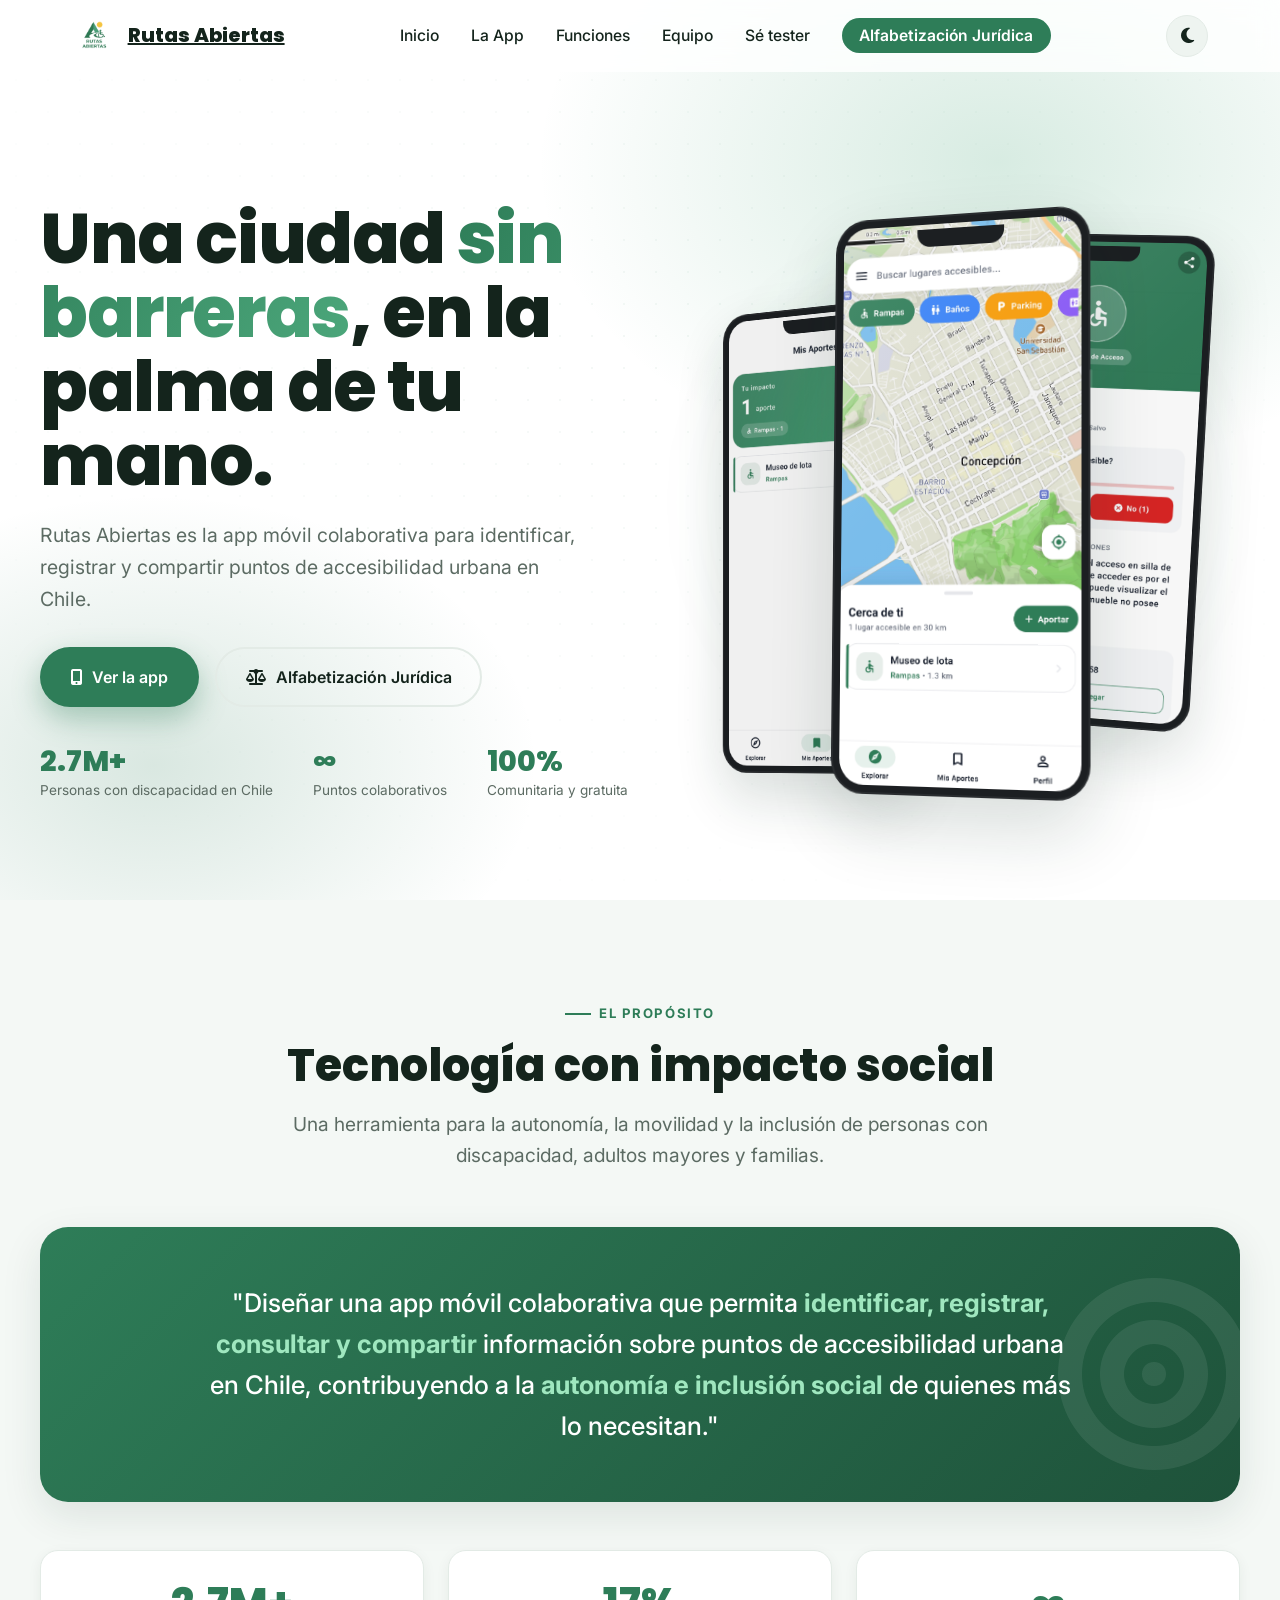
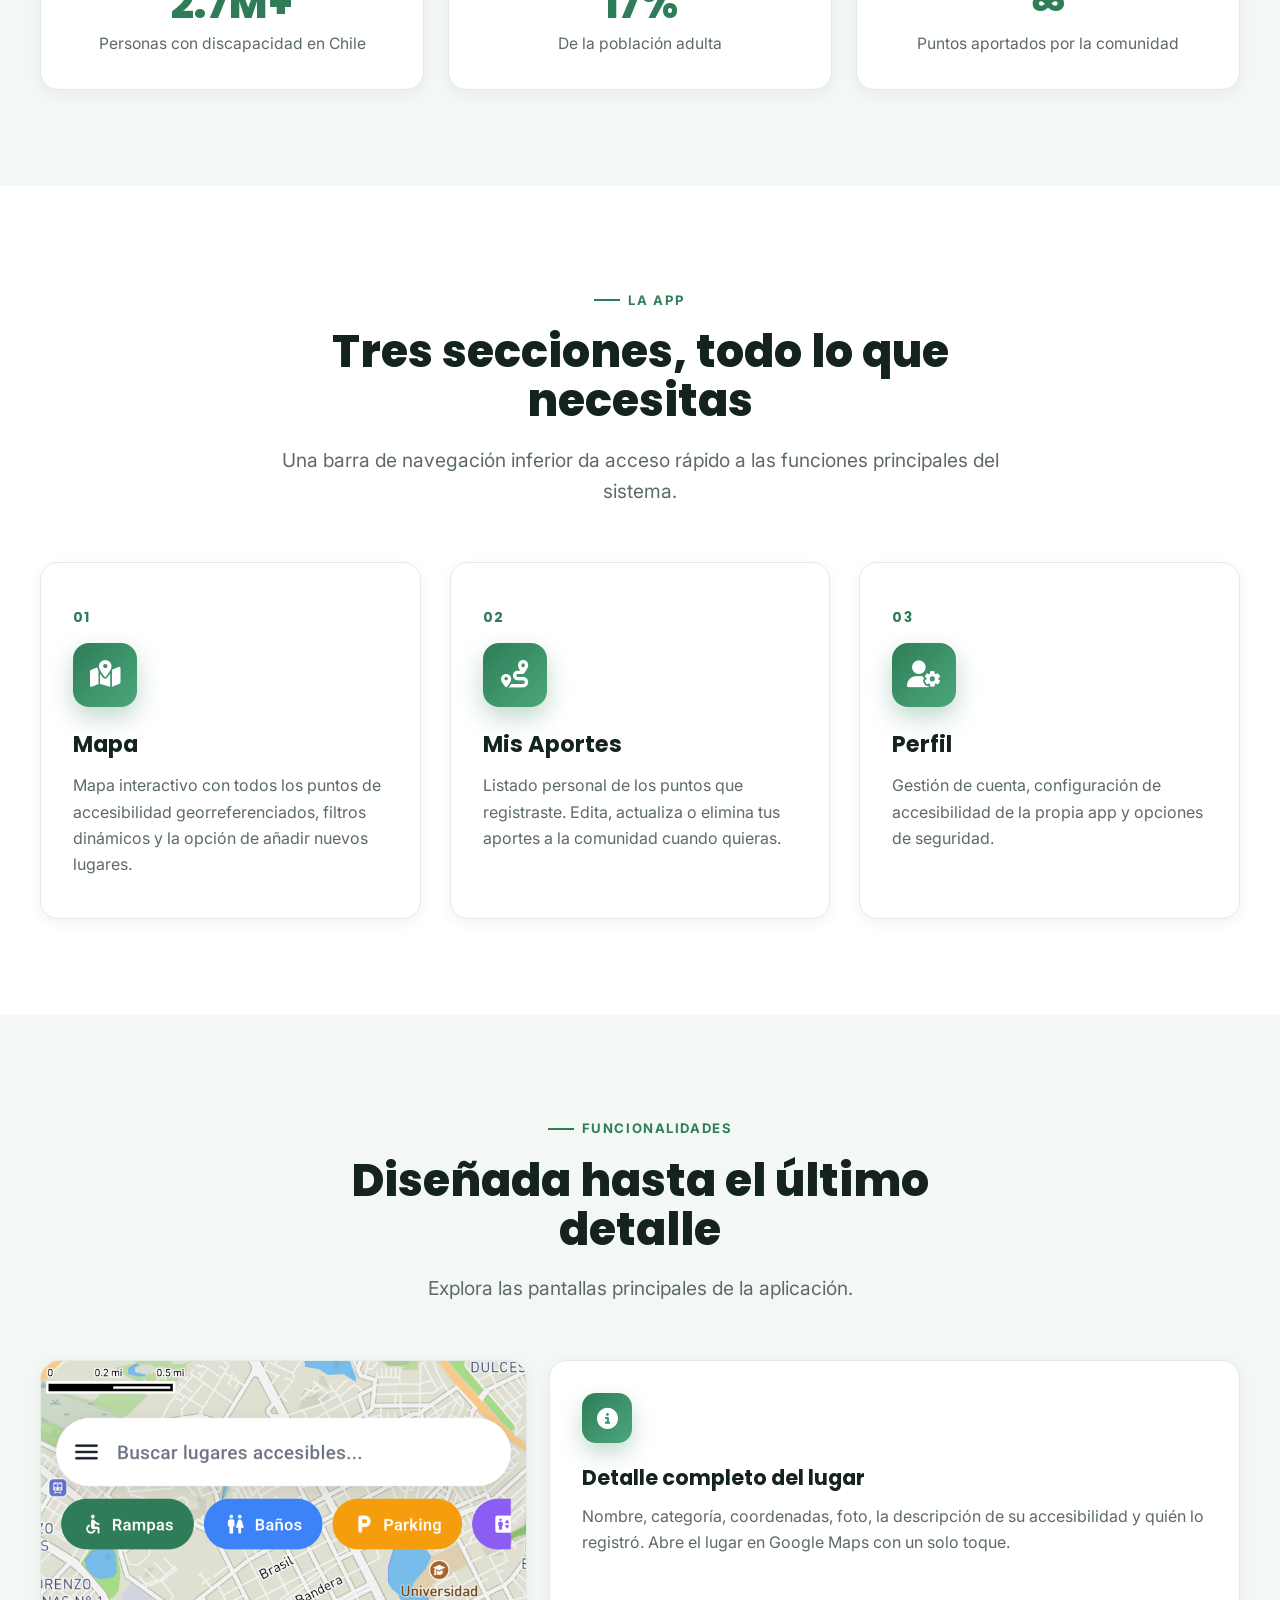
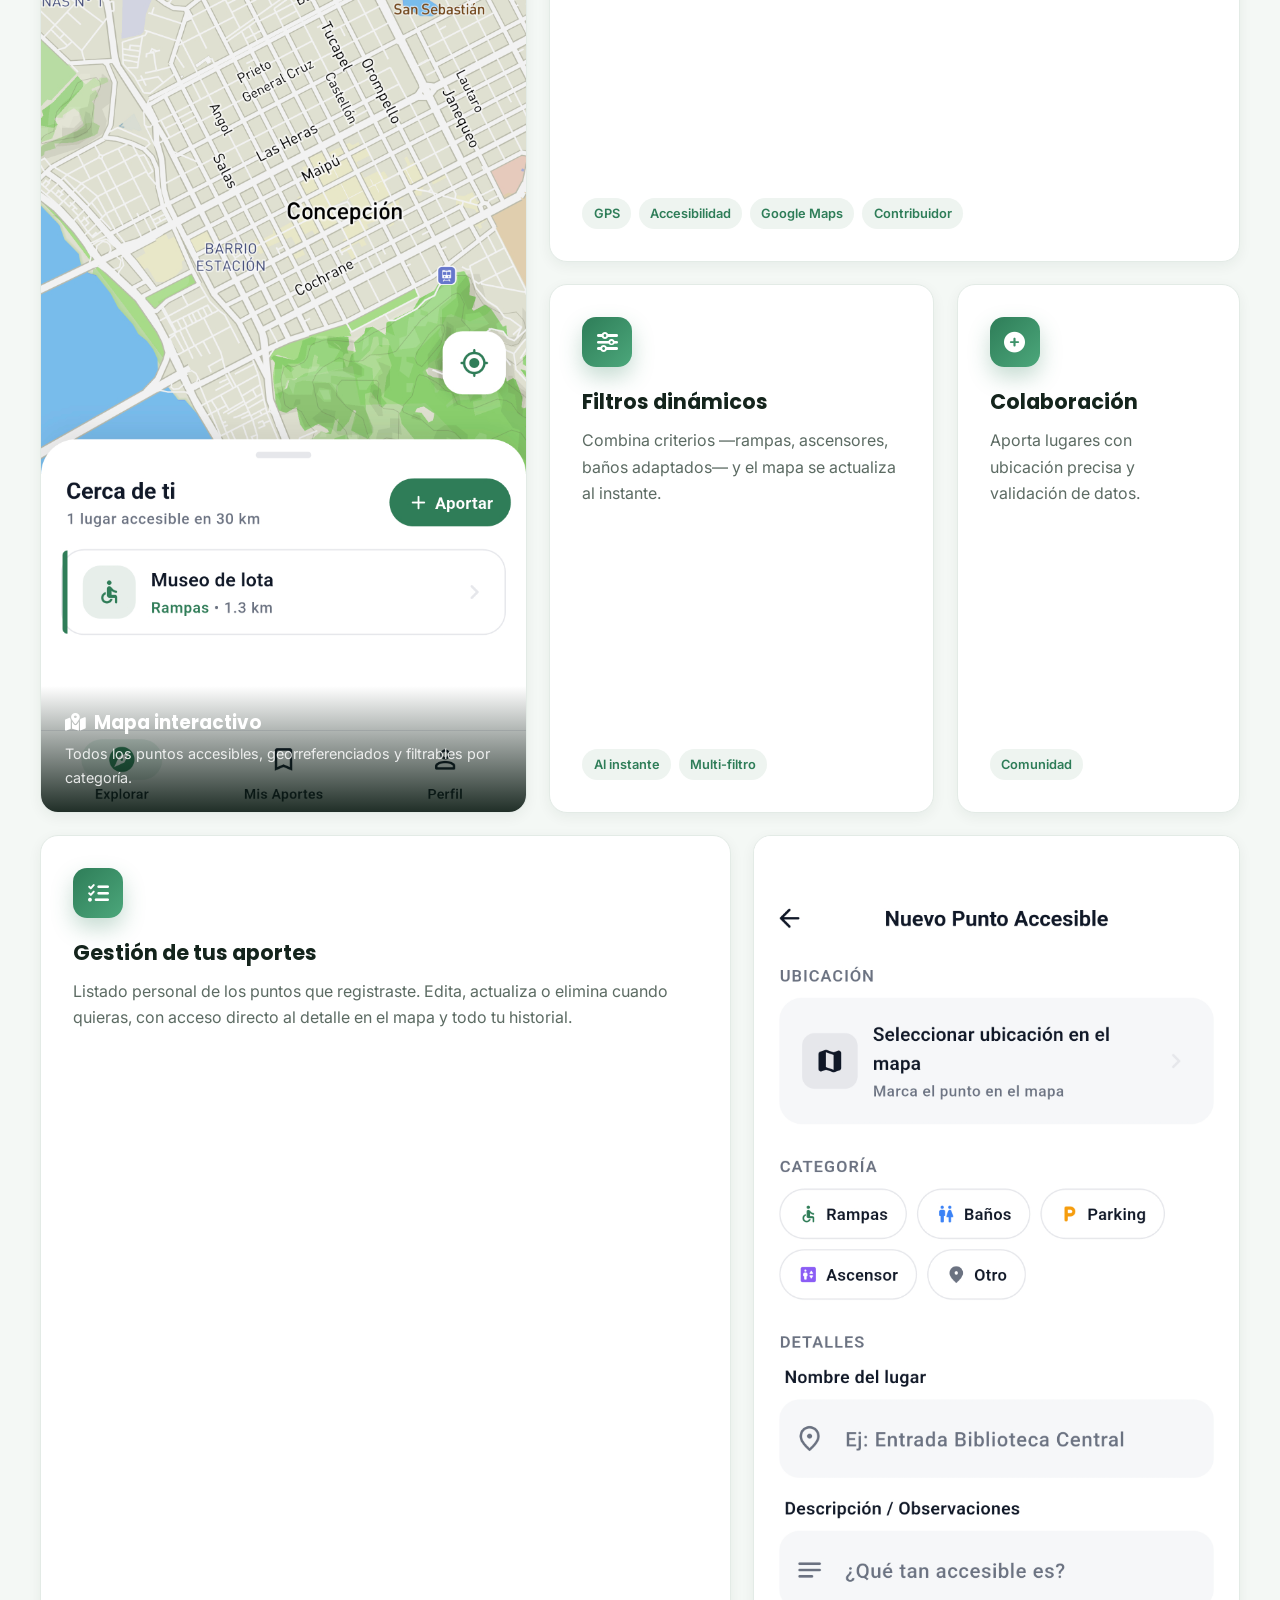
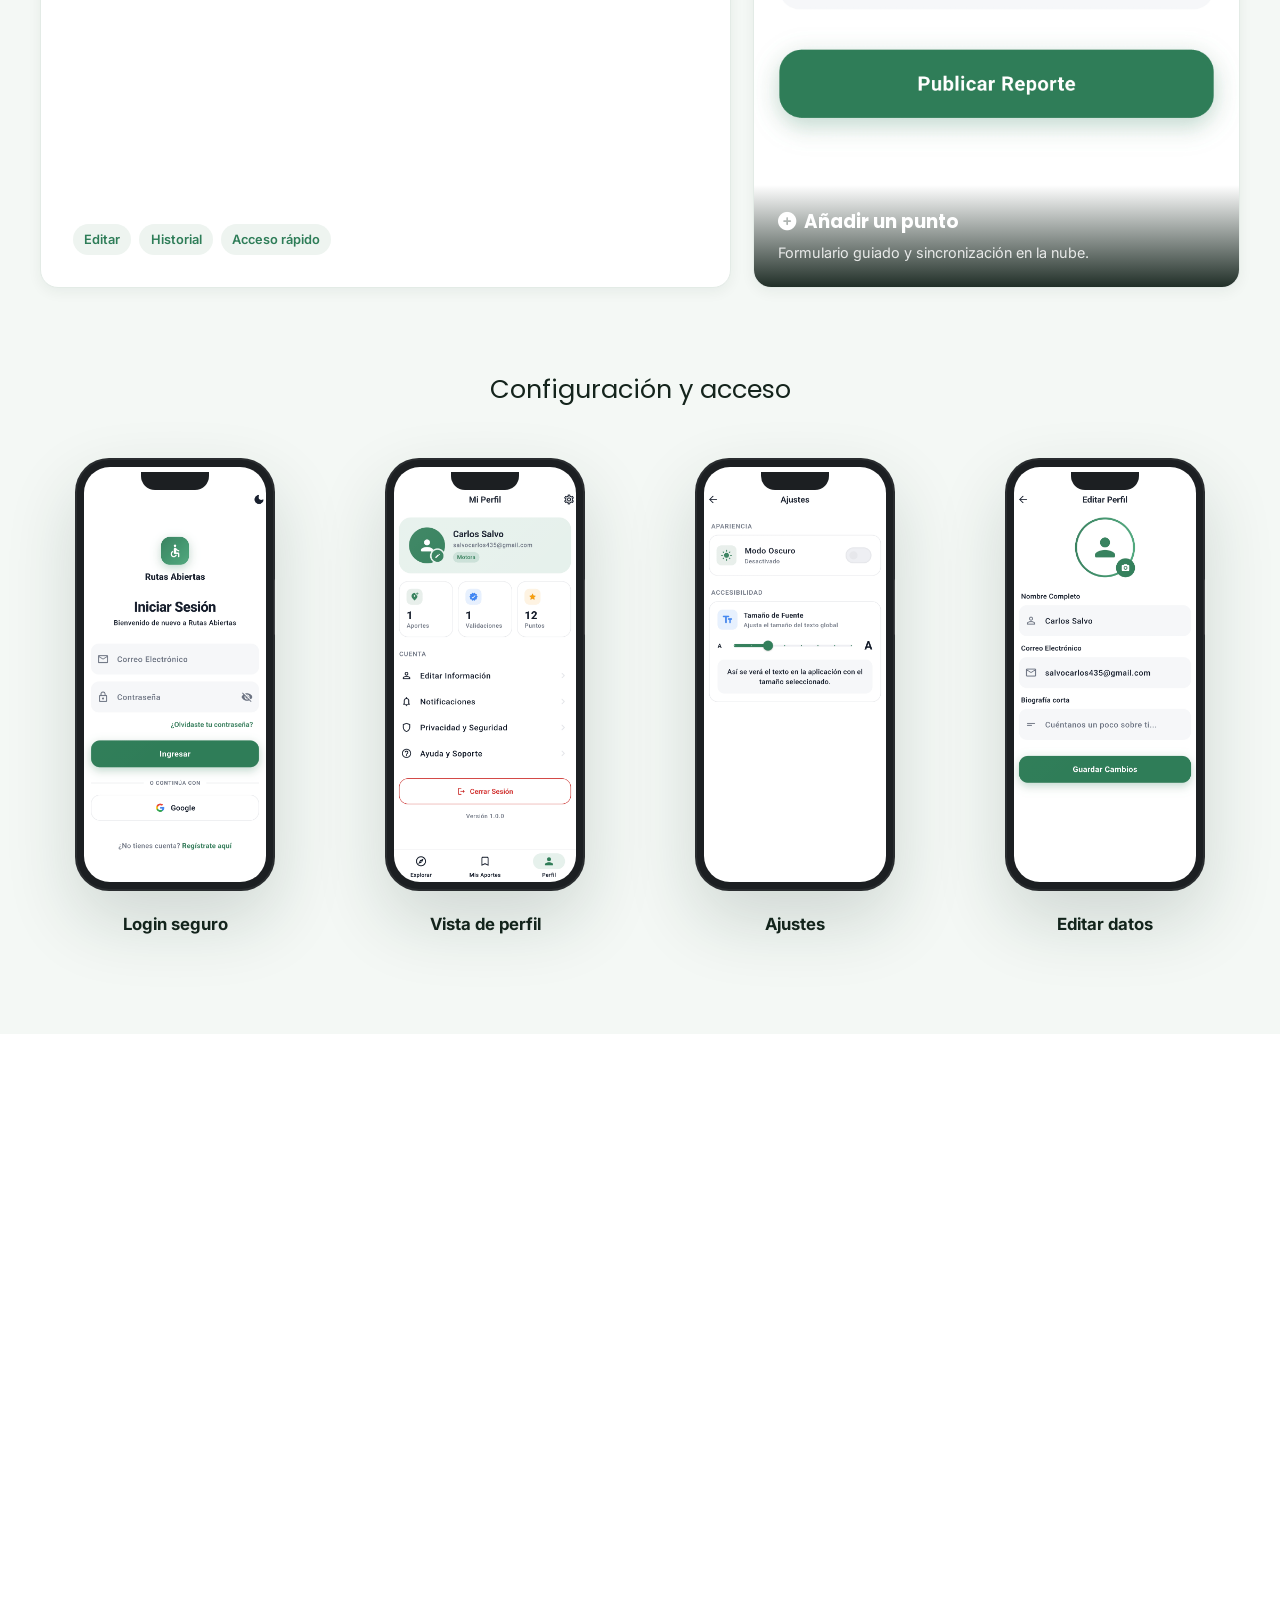
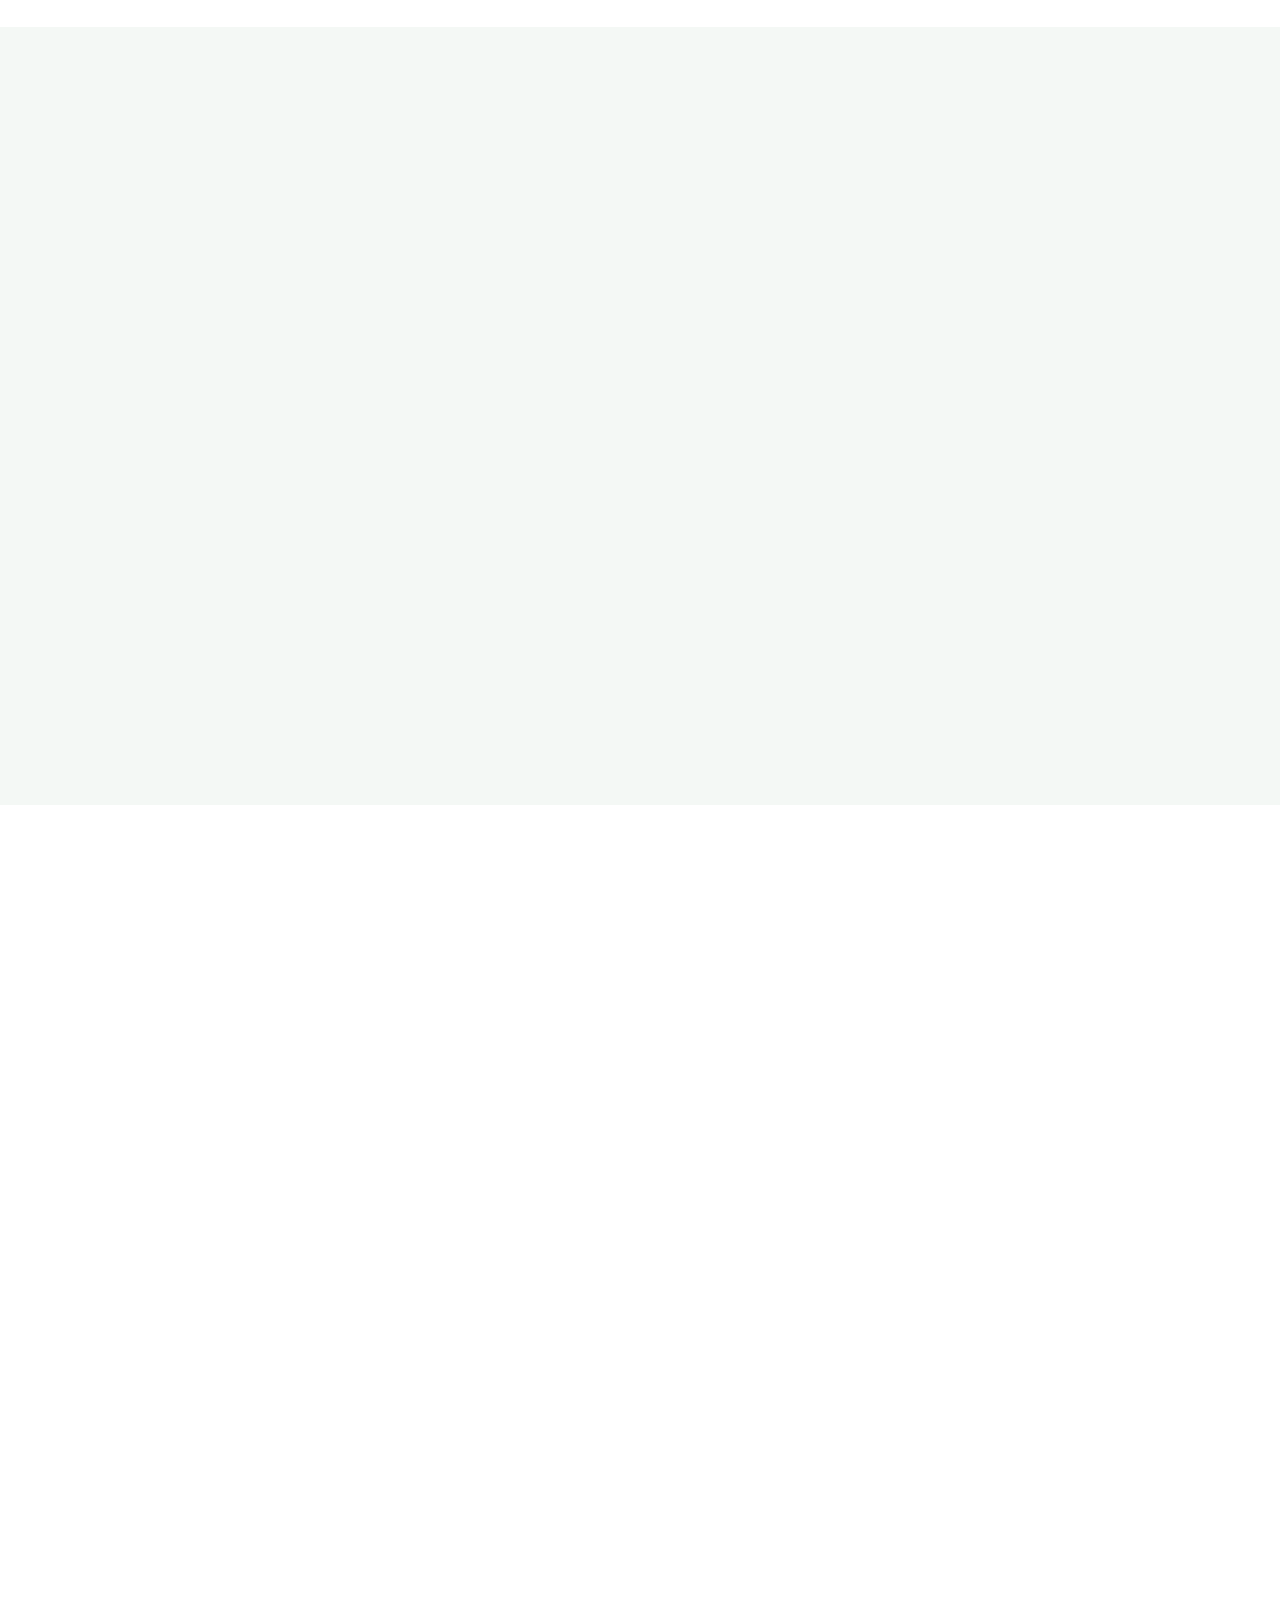
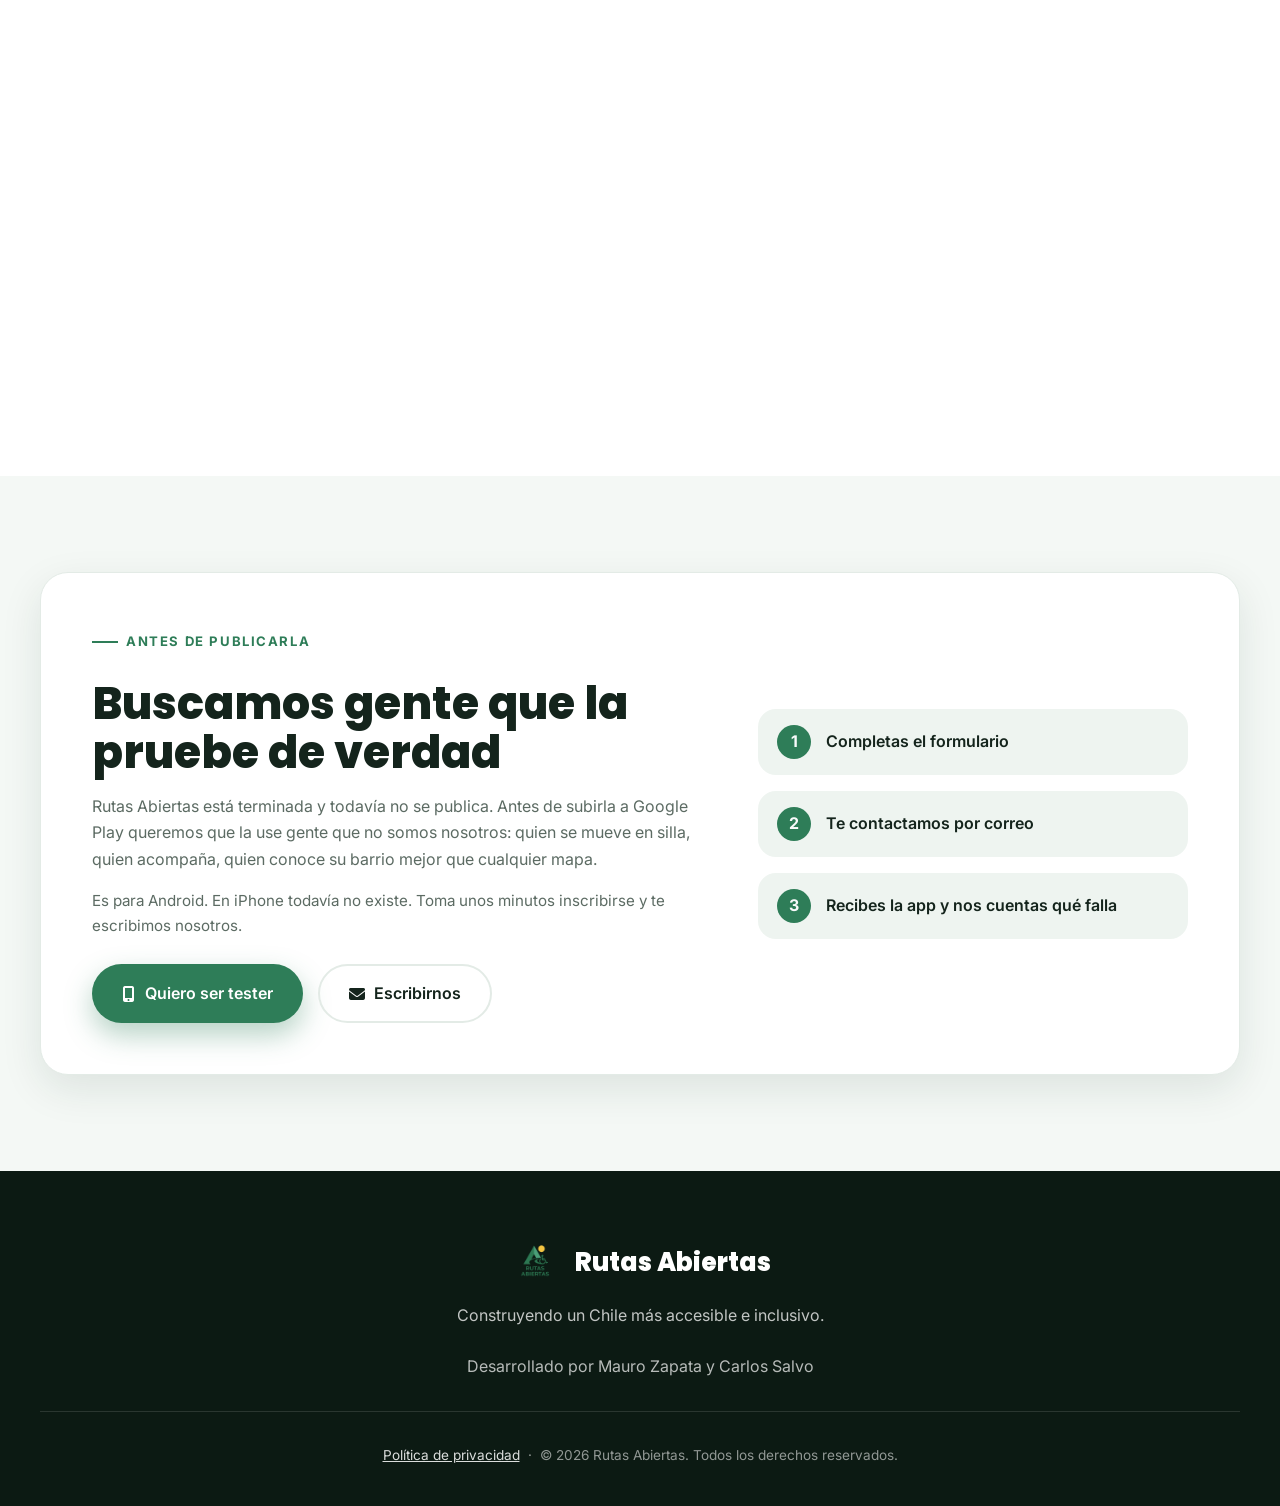
<file: Index.html>
<!DOCTYPE html>
<html lang="es" data-theme="light">

<head>
    <meta charset="UTF-8">
    <meta name="viewport" content="width=device-width, initial-scale=1.0">
    <script>try{if(localStorage.getItem('theme')==='dark')document.documentElement.setAttribute('data-theme','dark');}catch(e){}
    /* Marca que hay JS. Las animaciones de aparición parten en opacity:0, así que
       sin esta clase el contenido quedaría invisible para quien tenga JS bloqueado
       o para un rastreador: la regla .reveal solo aplica dentro de .js. */
    document.documentElement.classList.add('js');</script>
    <title>Rutas Abiertas — App de Accesibilidad Urbana en Chile</title>
    <meta name="description"
        content="Rutas Abiertas: app móvil colaborativa para mapear y compartir puntos de accesibilidad urbana en Chile. Rampas, ascensores y baños adaptados, registrados por la comunidad.">
    <link rel="canonical" href="https://rutasabiertas.cl/">
    <meta name="robots" content="index, follow, max-image-preview:large, max-snippet:-1">
    <meta name="author" content="Rutas Abiertas">
    <meta name="theme-color" content="#2E7D58">
    <meta name="color-scheme" content="light dark">

    <!-- ===== Open Graph ===== -->
    <meta property="og:type" content="website">
    <meta property="og:site_name" content="Rutas Abiertas">
    <meta property="og:locale" content="es_CL">
    <meta property="og:url" content="https://rutasabiertas.cl/">
    <meta property="og:title" content="Rutas Abiertas — App de Accesibilidad Urbana en Chile">
    <meta property="og:description"
        content="App móvil colaborativa para identificar, registrar y compartir puntos de accesibilidad urbana en Chile.">
    <meta property="og:image" content="https://rutasabiertas.cl/logo/logo.png">
    <meta property="og:image:width" content="2048">
    <meta property="og:image:height" content="2048">
    <meta property="og:image:alt" content="Logo de Rutas Abiertas">

    <!-- ===== Twitter / X ===== -->
    <meta name="twitter:card" content="summary_large_image">
    <meta name="twitter:title" content="Rutas Abiertas — App de Accesibilidad Urbana en Chile">
    <meta name="twitter:description"
        content="App móvil colaborativa para identificar, registrar y compartir puntos de accesibilidad urbana en Chile.">
    <meta name="twitter:image" content="https://rutasabiertas.cl/logo/logo.png">

    <link rel="preconnect" href="https://fonts.googleapis.com">
    <link rel="preconnect" href="https://fonts.gstatic.com" crossorigin>
    <link rel="icon" href="/icons/favicon.ico" sizes="any">
    <link rel="icon" href="/icons/icon-192.png" type="image/png" sizes="192x192">
    <link rel="icon" href="/icons/icon-512.png" type="image/png" sizes="512x512">
    <link rel="apple-touch-icon" href="/icons/apple-touch-icon.png">
    <link
        href="https://fonts.googleapis.com/css2?family=Inter:wght@300;400;500;600;700;800&family=Poppins:wght@600;700;800&display=swap"
        rel="stylesheet">
    <link rel="stylesheet" href="https://cdnjs.cloudflare.com/ajax/libs/font-awesome/6.5.1/css/all.min.css">
    <link rel="stylesheet" href="/style.css">

    <!-- ===== Datos estructurados ===== -->
    <script type="application/ld+json">
    {
      "@context": "https://schema.org",
      "@graph": [
        {
          "@type": "WebSite",
          "@id": "https://rutasabiertas.cl/#website",
          "url": "https://rutasabiertas.cl/",
          "name": "Rutas Abiertas",
          "description": "Presentación del proyecto Rutas Abiertas, app móvil colaborativa de accesibilidad urbana en Chile.",
          "inLanguage": "es-CL",
          "publisher": { "@id": "https://rutasabiertas.cl/#organization" }
        },
        {
          "@type": "Organization",
          "@id": "https://rutasabiertas.cl/#organization",
          "name": "Rutas Abiertas",
          "url": "https://rutasabiertas.cl/",
          "logo": "https://rutasabiertas.cl/logo/logo.png",
          "areaServed": "CL",
          "member": [
            { "@type": "Person", "name": "Mauro Zapata", "jobTitle": "Scrum Master" },
            { "@type": "Person", "name": "Carlos Salvo", "jobTitle": "Desarrollador móvil" }
          ]
        },
        {
          "@type": "MobileApplication",
          "@id": "https://rutasabiertas.cl/#app",
          "name": "Rutas Abiertas",
          "applicationCategory": "TravelApplication",
          "operatingSystem": "Android",
          "inLanguage": "es-CL",
          "description": "App móvil colaborativa para identificar, registrar y compartir puntos de accesibilidad urbana en Chile: rampas, ascensores y baños adaptados.",
          "url": "https://rutasabiertas.cl/",
          "image": "https://rutasabiertas.cl/logo/logo.png",
          "author": { "@id": "https://rutasabiertas.cl/#organization" },
          "offers": { "@type": "Offer", "price": "0", "priceCurrency": "CLP" }
        }
      ]
    }
    </script>
</head>

<body>
    <!-- ================= NAVBAR ================= -->
    <nav class="navbar" id="navbar">
        <div class="nav-content">
            <a class="logo" href="#inicio" aria-label="Rutas Abiertas — inicio">
                <img src="/logo/logo_sin_fondo.png" alt=""> <span>Rutas Abiertas</span>
            </a>
            <ul class="nav-links" id="nav-links">
                <li><a href="#inicio">Inicio</a></li>
                <li><a href="#menus">La App</a></li>
                <li><a href="#funcionalidades">Funciones</a></li>
                <li><a href="#equipo">Equipo</a></li>
                <li><a href="#beta">Sé tester</a></li>
                <li><a class="nav-cta" href="/alfabetizacion-juridica/">Alfabetización Jurídica</a></li>
            </ul>
            <div class="nav-actions">
                <button class="theme-toggle" id="theme-btn" aria-label="Cambiar tema">
                    <i class="fas fa-moon"></i>
                </button>
                <button class="menu-toggle" aria-label="Abrir menú">
                    <i class="fas fa-bars"></i>
                </button>
            </div>
        </div>
    </nav>

    <!-- ================= HERO ================= -->
    <header class="hero" id="inicio">
        <div class="hero-content">
            <div class="hero-text">
                <h1>Una ciudad <span class="grad">sin barreras</span>, en la palma de tu mano.</h1>
                <p>Rutas Abiertas es la app móvil colaborativa para identificar, registrar y compartir puntos de
                    accesibilidad urbana en Chile.</p>
                <div class="hero-actions">
                    <a href="#funcionalidades" class="btn btn-primary"><i class="fas fa-mobile-screen-button"></i> Ver
                        la app</a>
                    <a href="/alfabetizacion-juridica/" class="btn btn-ghost"><i class="fas fa-scale-balanced"></i>
                        Alfabetización Jurídica</a>
                </div>
                <div class="hero-mini-stats">
                    <div>
                        <div class="num">2.7M+</div>
                        <div class="lbl">Personas con discapacidad en Chile</div>
                    </div>
                    <div>
                        <div class="num">∞</div>
                        <div class="lbl">Puntos colaborativos</div>
                    </div>
                    <div>
                        <div class="num">100%</div>
                        <div class="lbl">Comunitaria y gratuita</div>
                    </div>
                </div>
            </div>

            <div class="hero-visual">
                <div class="device-stage" id="device-stage">
                    <div class="glow"></div>
                    <div class="device device--left">
                        <div class="phone-frame">
                            <div class="phone-screen">
                                <img src="/layouts/light/routes.jpg" data-name="routes" alt="Pantalla Mis Aportes"
                                    class="app-screen">
                                <span class="glare"></span>
                            </div>
                        </div>
                    </div>
                    <div class="device device--right">
                        <div class="phone-frame">
                            <div class="phone-screen">
                                <img src="/layouts/light/detail.jpg" data-name="detail" alt="Pantalla de detalle"
                                    class="app-screen">
                                <span class="glare"></span>
                            </div>
                        </div>
                    </div>
                    <div class="device device--main">
                        <div class="phone-frame">
                            <div class="phone-screen">
                                <img src="/layouts/light/map.jpg" data-name="map" alt="Mapa de accesibilidad"
                                    class="app-screen">
                                <span class="glare"></span>
                            </div>
                        </div>
                    </div>
                </div>
            </div>
        </div>
    </header>

    <!-- ================= STATS / OBJETIVO ================= -->
    <section class="stats-strip" id="objetivo">
        <div class="container">
            <div class="section-head reveal">
                <span class="eyebrow">El propósito</span>
                <h2>Tecnología con impacto social</h2>
                <p class="section-subtitle">Una herramienta para la autonomía, la movilidad y la inclusión de personas
                    con discapacidad, adultos mayores y familias.</p>
            </div>

            <div class="objective-box reveal">
                <p class="objective-text">
                    "Diseñar una app móvil colaborativa que permita <strong>identificar, registrar, consultar y
                        compartir</strong> información sobre puntos de accesibilidad urbana en Chile, contribuyendo a la
                    <strong>autonomía e inclusión social</strong> de quienes más lo necesitan."
                </p>
            </div>

            <div class="stats-grid reveal" style="margin-top: 3rem;">
                <div class="stat-card">
                    <div class="stat-number">2.7M+</div>
                    <div class="stat-label">Personas con discapacidad en Chile</div>
                </div>
                <div class="stat-card">
                    <div class="stat-number">17%</div>
                    <div class="stat-label">De la población adulta</div>
                </div>
                <div class="stat-card">
                    <div class="stat-number">∞</div>
                    <div class="stat-label">Puntos aportados por la comunidad</div>
                </div>
            </div>
        </div>
    </section>

    <!-- ================= MENÚ / LA APP ================= -->
    <section id="menus">
        <div class="container">
            <div class="section-head reveal">
                <span class="eyebrow">La app</span>
                <h2>Tres secciones, todo lo que necesitas</h2>
                <p class="section-subtitle">Una barra de navegación inferior da acceso rápido a las funciones
                    principales del sistema.</p>
            </div>
            <div class="menu-showcase">
                <div class="menu-card reveal">
                    <span class="menu-number">01</span>
                    <div class="menu-icon"><i class="fas fa-map-location-dot"></i></div>
                    <h3>Mapa</h3>
                    <p>Mapa interactivo con todos los puntos de accesibilidad georreferenciados, filtros dinámicos y la
                        opción de añadir nuevos lugares.</p>
                </div>
                <div class="menu-card reveal">
                    <span class="menu-number">02</span>
                    <div class="menu-icon"><i class="fas fa-route"></i></div>
                    <h3>Mis Aportes</h3>
                    <p>Listado personal de los puntos que registraste. Edita, actualiza o elimina tus aportes a la
                        comunidad cuando quieras.</p>
                </div>
                <div class="menu-card reveal">
                    <span class="menu-number">03</span>
                    <div class="menu-icon"><i class="fas fa-user-gear"></i></div>
                    <h3>Perfil</h3>
                    <p>Gestión de cuenta, configuración de accesibilidad de la propia app y opciones de seguridad.</p>
                </div>
            </div>
        </div>
    </section>

    <!-- ================= FUNCIONALIDADES ================= -->
    <section id="funcionalidades" style="background: var(--bg-alt);">
        <div class="container">
            <div class="section-head reveal">
                <span class="eyebrow">Funcionalidades</span>
                <h2>Diseñada hasta el último detalle</h2>
                <p class="section-subtitle">Explora las pantallas principales de la aplicación.</p>
            </div>

            <div class="bento reveal">
                <div class="bento-cell bento-shot c-shot-lg">
                    <img src="/layouts/light/map.jpg" data-name="map" alt="Mapa de accesibilidad" class="app-screen">
                    <div class="shot-cap">
                        <h4><i class="fas fa-map-location-dot"></i> Mapa interactivo</h4>
                        <p>Todos los puntos accesibles, georreferenciados y filtrables por categoría.</p>
                    </div>
                </div>

                <div class="bento-cell bento-feature c-detalle">
                    <div class="b-icon"><i class="fas fa-circle-info"></i></div>
                    <h3>Detalle completo del lugar</h3>
                    <p>Nombre, categoría, coordenadas, foto, la descripción de su accesibilidad y quién lo registró. Abre el
                        lugar en Google Maps con un solo toque.</p>
                    <ul class="bento-tags">
                        <li>GPS</li>
                        <li>Accesibilidad</li>
                        <li>Google Maps</li>
                        <li>Contribuidor</li>
                    </ul>
                </div>

                <div class="bento-cell bento-feature c-filtros">
                    <div class="b-icon"><i class="fas fa-sliders"></i></div>
                    <h3>Filtros dinámicos</h3>
                    <p>Combina criterios —rampas, ascensores, baños adaptados— y el mapa se actualiza al instante.</p>
                    <ul class="bento-tags">
                        <li>Al instante</li>
                        <li>Multi-filtro</li>
                    </ul>
                </div>

                <div class="bento-cell bento-feature c-colab">
                    <div class="b-icon"><i class="fas fa-circle-plus"></i></div>
                    <h3>Colaboración</h3>
                    <p>Aporta lugares con ubicación precisa y validación de datos.</p>
                    <ul class="bento-tags">
                        <li>Comunidad</li>
                    </ul>
                </div>

                <div class="bento-cell bento-feature c-gestion">
                    <div class="b-icon"><i class="fas fa-list-check"></i></div>
                    <h3>Gestión de tus aportes</h3>
                    <p>Listado personal de los puntos que registraste. Edita, actualiza o elimina cuando quieras, con
                        acceso directo al detalle en el mapa y todo tu historial.</p>
                    <ul class="bento-tags">
                        <li>Editar</li>
                        <li>Historial</li>
                        <li>Acceso rápido</li>
                    </ul>
                </div>

                <div class="bento-cell bento-shot c-shot-sm">
                    <img src="/layouts/light/newPoint.jpg" data-name="newPoint" alt="Añadir punto" class="app-screen">
                    <div class="shot-cap">
                        <h4><i class="fas fa-circle-plus"></i> Añadir un punto</h4>
                        <p>Formulario guiado y sincronización en la nube.</p>
                    </div>
                </div>
            </div>

            <div class="extra-title reveal" style="margin-top: 5rem;">Configuración y acceso</div>
            <div class="extra-screens-grid reveal">
                <div class="mini-screen-card">
                    <div class="phone-mockup">
                        <div class="phone-frame">
                            <div class="phone-screen">
                                <img src="/layouts/light/login.jpg" data-name="login" alt="Login" class="app-screen">
                                <span class="glare"></span>
                            </div>
                        </div>
                    </div>
                    <h4>Login seguro</h4>
                </div>
                <div class="mini-screen-card">
                    <div class="phone-mockup">
                        <div class="phone-frame">
                            <div class="phone-screen">
                                <img src="/layouts/light/profile.jpg" data-name="profile" alt="Perfil"
                                    class="app-screen">
                                <span class="glare"></span>
                            </div>
                        </div>
                    </div>
                    <h4>Vista de perfil</h4>
                </div>
                <div class="mini-screen-card">
                    <div class="phone-mockup">
                        <div class="phone-frame">
                            <div class="phone-screen">
                                <img src="/layouts/light/settings.jpg" data-name="settings" alt="Ajustes"
                                    class="app-screen">
                                <span class="glare"></span>
                            </div>
                        </div>
                    </div>
                    <h4>Ajustes</h4>
                </div>
                <div class="mini-screen-card">
                    <div class="phone-mockup">
                        <div class="phone-frame">
                            <div class="phone-screen">
                                <img src="/layouts/light/editProfile.jpg" data-name="editProfile" alt="Editar datos"
                                    class="app-screen">
                                <span class="glare"></span>
                            </div>
                        </div>
                    </div>
                    <h4>Editar datos</h4>
                </div>
            </div>
        </div>
    </section>

    <!-- ================= BANNER ALFABETIZACIÓN ================= -->
    <section id="alfabetizacion">
        <div class="container">
            <div class="legal-banner reveal">
                <div class="legal-banner-text">
                    <span class="eyebrow">Conoce tus derechos</span>
                    <h2>Alfabetización Jurídica</h2>
                    <p>Un espacio accesible para comprender los derechos de las personas con discapacidad en Chile:
                        legislación, recursos y guías de trámites, explicados de forma clara.</p>
                    <a href="/alfabetizacion-juridica/" class="btn btn-light"><i class="fas fa-scale-balanced"></i>
                        Explorar la plataforma</a>
                </div>
                <ul class="legal-points">
                    <li><i class="fas fa-gavel"></i> Marco legal explicado</li>
                    <li><i class="fas fa-hand-holding-heart"></i> Recursos y beneficios</li>
                    <li><i class="fas fa-universal-access"></i> Totalmente accesible</li>
                    <li><i class="fas fa-volume-high"></i> Lectura en voz alta</li>
                </ul>
            </div>
        </div>
    </section>

    <!-- ================= EQUIPO ================= -->
    <section id="equipo" style="background: var(--bg-alt);">
        <div class="container">
            <div class="section-head reveal">
                <span class="eyebrow">El equipo</span>
                <h2>Quiénes lo construyen</h2>
                <p class="section-subtitle">Desarrollado por estudiantes de Ingeniería en Informática del Instituto
                    Profesional Virginio Gómez.</p>
            </div>
            <div class="team-grid">
                <div class="team-card reveal">
                    <div class="team-avatar">MZ</div>
                    <h3>Mauro Zapata</h3>
                    <p class="team-role">Scrum Master & Dev</p>
                    <p class="bio">Responsable de la gestión ágil del proyecto, la arquitectura de software y la
                        integración con servicios en la nube.</p>
                </div>
                <div class="team-card reveal">
                    <div class="team-avatar">CS</div>
                    <h3>Carlos Salvo</h3>
                    <p class="team-role">Desarrollador Full Stack</p>
                    <p class="bio">Desarrollador principal del software: funcionalidades móviles, integración con Flutter
                        y Mapbox, interfaz y experiencia de accesibilidad.</p>
                </div>
            </div>
        </div>
    </section>

    <!-- ================= ACCESIBILIDAD ================= -->
    <section id="accesibilidad">
        <div class="container">
            <div class="section-head reveal">
                <span class="eyebrow">Compromiso</span>
                <h2>Accesible por diseño, no como añadido</h2>
                <p class="section-subtitle">Una app sobre accesibilidad tiene que ser, primero, una app accesible. Estos
                    son los criterios que aplicamos en cada pantalla.</p>
            </div>

            <ul class="a11y-badges reveal">
                <li><i class="fas fa-circle-check"></i> Criterios WCAG 2.1 AA como guía</li>
                <li><i class="fas fa-circle-check"></i> Compatible con TalkBack</li>
                <li><i class="fas fa-circle-check"></i> Áreas táctiles de 48 dp</li>
            </ul>

            <div class="a11y-grid">
                <div class="a11y-card reveal">
                    <div class="ic"><i class="fas fa-circle-half-stroke"></i></div>
                    <h3>Contraste verificado</h3>
                    <p>Toda la paleta cumple una relación de contraste mínima de 4.5:1 sobre texto, tanto en modo claro
                        como oscuro.</p>
                </div>
                <div class="a11y-card reveal">
                    <div class="ic"><i class="fas fa-volume-high"></i></div>
                    <h3>Lectores de pantalla</h3>
                    <p>Cada control tiene etiqueta semántica y orden de foco lógico, para que TalkBack describa la
                        pantalla completa sin zonas mudas.</p>
                </div>
                <div class="a11y-card reveal">
                    <div class="ic"><i class="fas fa-text-height"></i></div>
                    <h3>Texto escalable</h3>
                    <p>La app respeta el tamaño de letra que tengas configurado en el teléfono y le suma su propio
                        control, del 80% al 150%, sin recortar contenido ni romper la maquetación.</p>
                </div>
                <div class="a11y-card reveal">
                    <div class="ic"><i class="fas fa-hand-pointer"></i></div>
                    <h3>Objetivos táctiles amplios</h3>
                    <p>Botones y controles de al menos 48 dp, con separación suficiente para reducir errores de pulsación
                        por temblor o motricidad reducida.</p>
                </div>
                <div class="a11y-card reveal">
                    <div class="ic"><i class="fas fa-moon"></i></div>
                    <h3>Modo claro y oscuro</h3>
                    <p>Tema conmutable y persistente, pensado para fotosensibilidad, fatiga visual y uso nocturno de la
                        aplicación.</p>
                </div>
                <div class="a11y-card reveal">
                    <div class="ic"><i class="fas fa-comment-dots"></i></div>
                    <h3>Lenguaje claro</h3>
                    <p>Textos directos, íconos siempre acompañados de etiqueta y ninguna información transmitida solo
                        mediante el color.</p>
                </div>
            </div>
        </div>
    </section>

    <!-- ================= BETA TESTERS ================= -->
    <section id="beta" class="beta-strip">
        <div class="container">
            <div class="beta-box reveal">
                <div class="beta-texto">
                    <span class="eyebrow">Antes de publicarla</span>
                    <h2>Buscamos gente que la pruebe de verdad</h2>
                    <p>
                        Rutas Abiertas está terminada y todavía no se publica. Antes de subirla a
                        Google Play queremos que la use gente que no somos nosotros: quien se mueve
                        en silla, quien acompaña, quien conoce su barrio mejor que cualquier mapa.
                    </p>
                    <p class="beta-detalle">
                        Es para Android. En iPhone todavía no existe. Toma unos minutos inscribirse
                        y te escribimos nosotros.
                    </p>
                    <div class="beta-acciones">
                        <a class="btn btn-primary" href="/testers-form/">
                            <i class="fas fa-mobile-screen-button" aria-hidden="true"></i> Quiero ser tester
                        </a>
                        <a class="btn btn-ghost" href="mailto:rutas.abiertas1@gmail.com">
                            <i class="fas fa-envelope" aria-hidden="true"></i> Escribirnos
                        </a>
                    </div>
                </div>
                <ul class="beta-pasos">
                    <li><span>1</span> Completas el formulario</li>
                    <li><span>2</span> Te contactamos por correo</li>
                    <li><span>3</span> Recibes la app y nos cuentas qué falla</li>
                </ul>
            </div>
        </div>
    </section>

    <!-- ================= FOOTER ================= -->
    <footer>
        <div class="container">
            <div class="footer-logo">
                <img src="/logo/logo_sin_fondo.png" alt=""> Rutas Abiertas
            </div>
            <p class="footer-tag">Construyendo un Chile más accesible e inclusivo.</p>
            <p style="color: rgba(255,255,255,0.7);">Desarrollado por Mauro Zapata y Carlos Salvo</p>
            <p class="footer-bottom">
                <a href="/privacidad/" style="color: rgba(255,255,255,0.85);">Política de privacidad</a>
                &nbsp;·&nbsp; © 2026 Rutas Abiertas. Todos los derechos reservados.
            </p>
        </div>
    </footer>

    <script src="/script.js"></script>
</body>

</html>
</file>
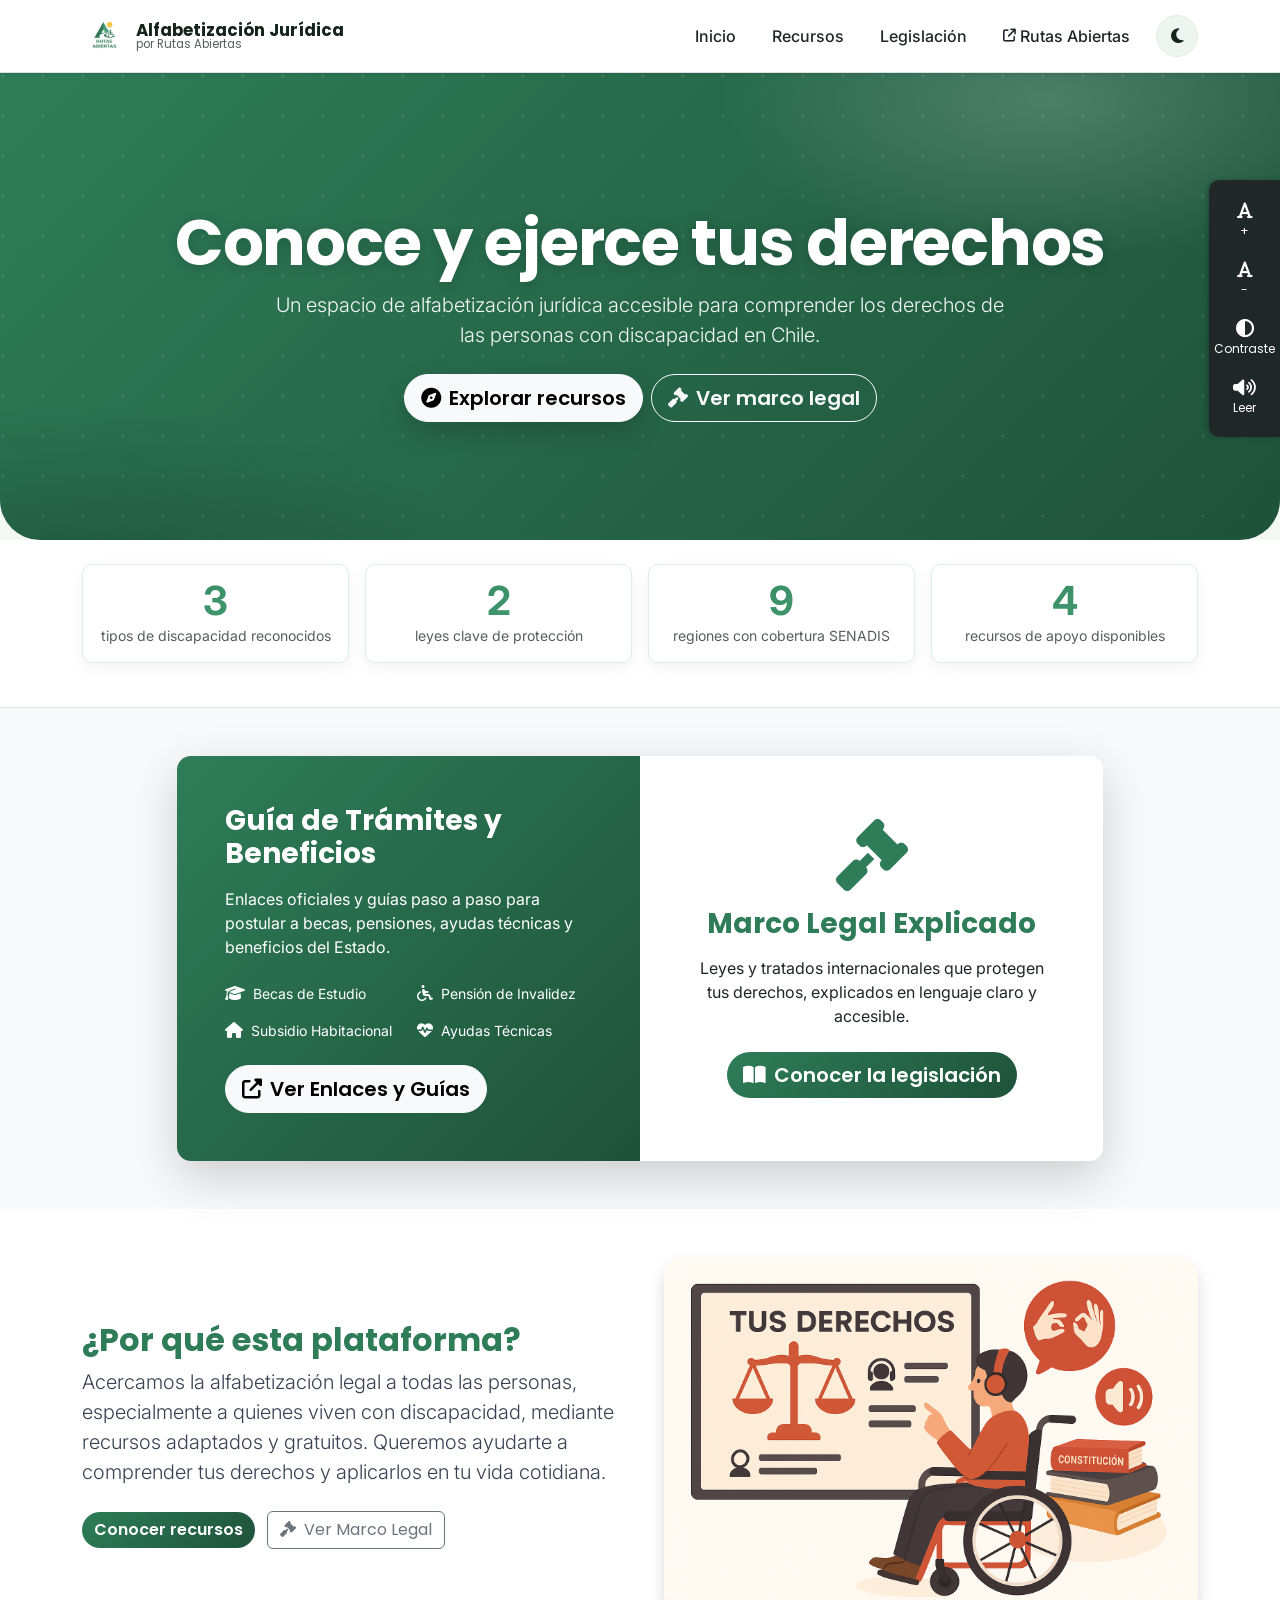
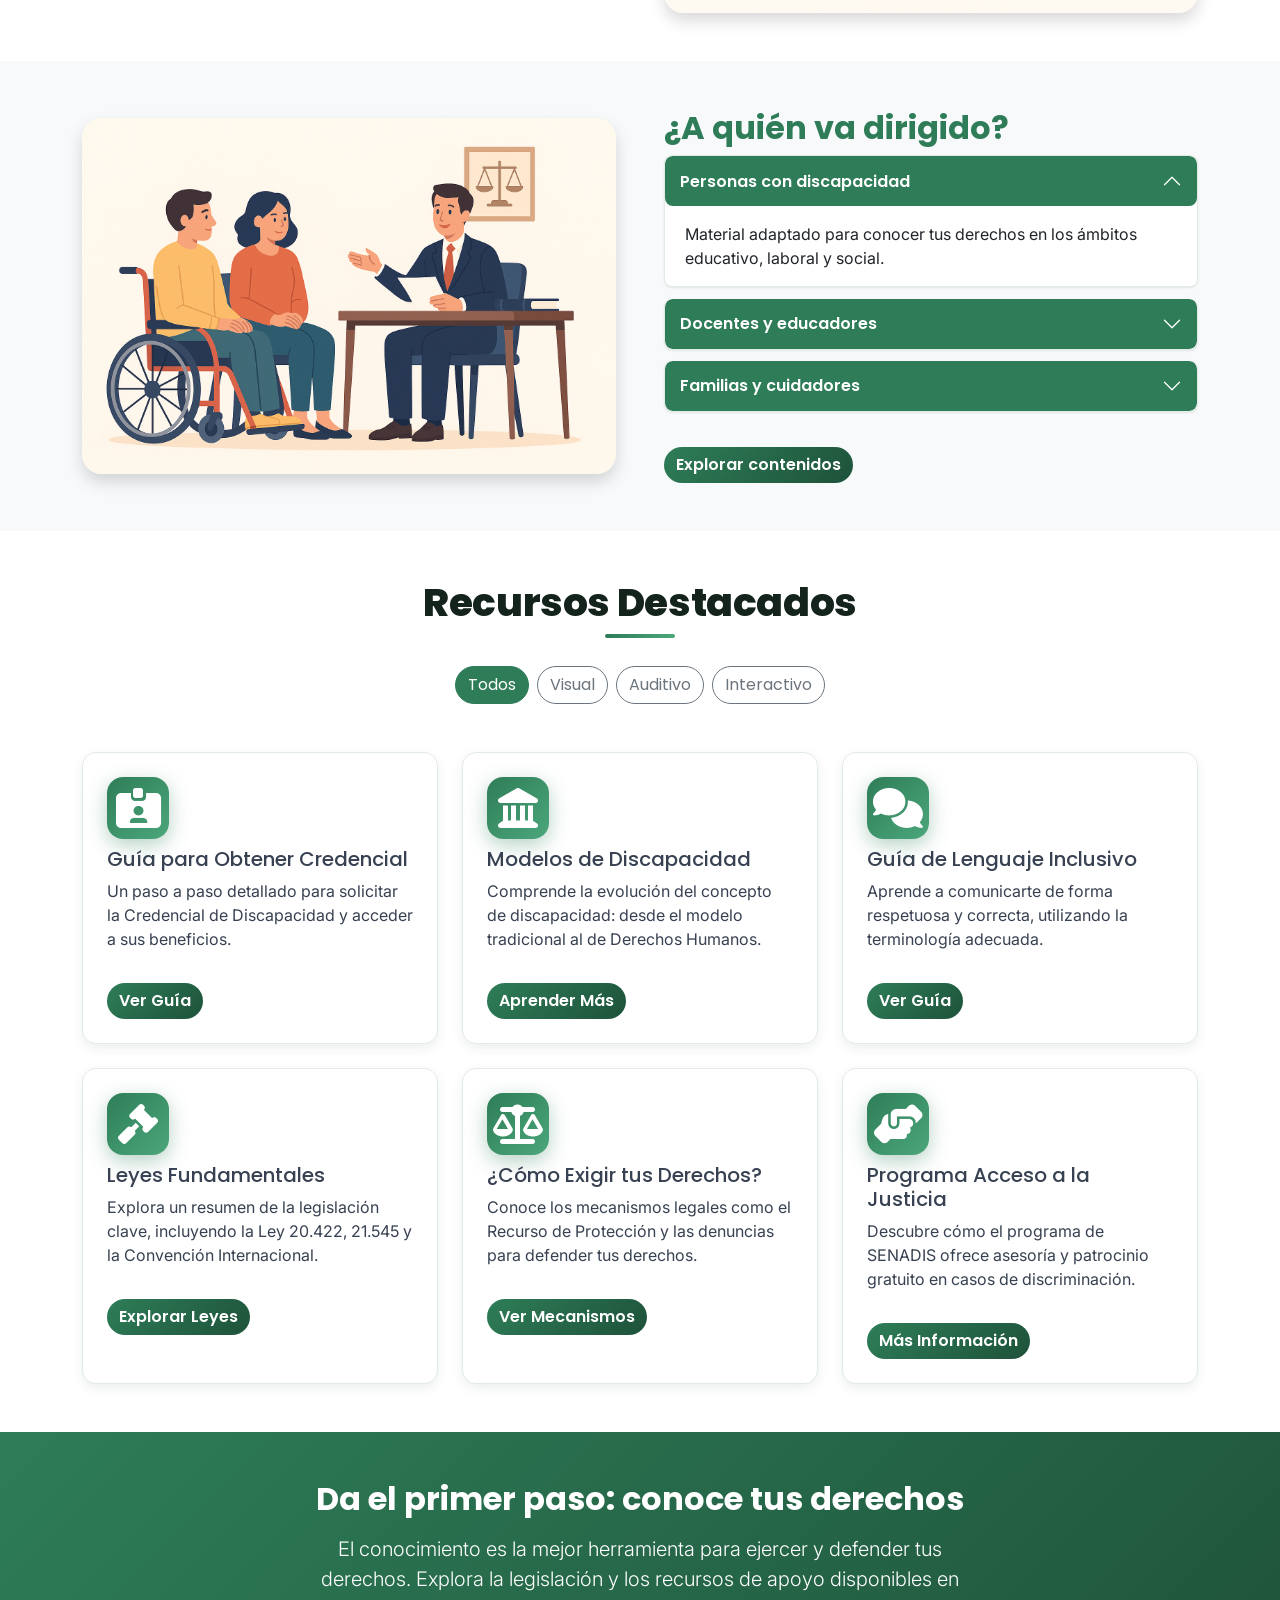
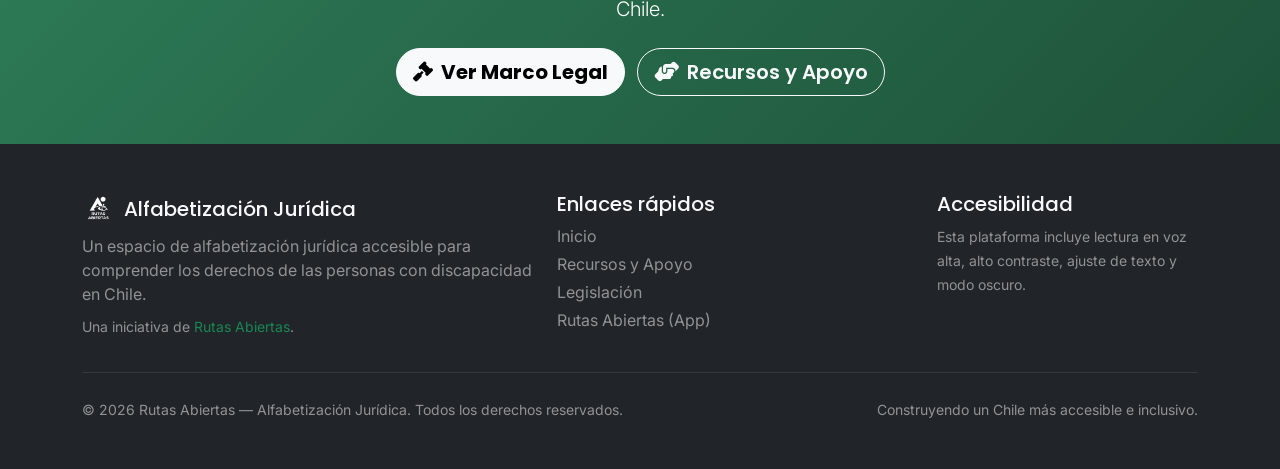
<file: alfabetizacion-juridica/index.html>
<!DOCTYPE html>
<html lang="es" data-theme="light" data-bs-theme="light">
<head>
    <meta charset="UTF-8">
    <meta name="viewport" content="width=device-width, initial-scale=1.0">
    <title>Alfabetización Jurídica en Discapacidad · Rutas Abiertas</title>
    <meta name="description"
        content="Alfabetización jurídica accesible sobre los derechos de las personas con discapacidad en Chile: Ley 20.422, Ley 21.545, Ley 20.609, Ley 21.015 y la CDPD. Una iniciativa de Rutas Abiertas.">
    <link rel="canonical" href="https://rutasabiertas.cl/alfabetizacion-juridica/">
    <meta name="robots" content="index, follow, max-image-preview:large, max-snippet:-1">
    <meta name="author" content="Rutas Abiertas">
    <meta name="theme-color" content="#2E7D58">
    <meta name="color-scheme" content="light dark">

    <!-- ===== Open Graph ===== -->
    <meta property="og:type" content="website">
    <meta property="og:site_name" content="Rutas Abiertas">
    <meta property="og:locale" content="es_CL">
    <meta property="og:url" content="https://rutasabiertas.cl/alfabetizacion-juridica/">
    <meta property="og:title" content="Alfabetización Jurídica en Discapacidad · Rutas Abiertas">
    <meta property="og:description"
        content="Conoce y ejerce tus derechos: marco legal, recursos y guías accesibles sobre discapacidad en Chile.">
    <meta property="og:image" content="https://rutasabiertas.cl/logo/logo.png">
    <meta property="og:image:alt" content="Logo de Rutas Abiertas">

    <!-- ===== Twitter / X ===== -->
    <meta name="twitter:card" content="summary_large_image">
    <meta name="twitter:title" content="Alfabetización Jurídica en Discapacidad · Rutas Abiertas">
    <meta name="twitter:description"
        content="Marco legal, recursos y guías accesibles sobre los derechos de las personas con discapacidad en Chile.">
    <meta name="twitter:image" content="https://rutasabiertas.cl/logo/logo.png">

    <link rel="icon" href="../icons/favicon.ico" sizes="any">

    <link rel="preconnect" href="https://fonts.googleapis.com">
    <link rel="preconnect" href="https://fonts.gstatic.com" crossorigin>
    <link href="https://fonts.googleapis.com/css2?family=Inter:wght@400;500;600;700&family=Poppins:wght@600;700;800&display=swap"
        rel="stylesheet">

    <link href="https://cdn.jsdelivr.net/npm/bootstrap@5.3.3/dist/css/bootstrap.min.css" rel="stylesheet">
    <link rel="stylesheet" href="https://cdn.jsdelivr.net/npm/bootstrap-icons@1.11.3/font/bootstrap-icons.min.css">
    <link rel="stylesheet" href="https://cdnjs.cloudflare.com/ajax/libs/font-awesome/6.5.1/css/all.min.css">
    <link rel="stylesheet" href="https://cdnjs.cloudflare.com/ajax/libs/animate.css/4.1.1/animate.min.css">

    <link rel="stylesheet" href="css/variables.css">
    <link rel="stylesheet" href="css/common.css">
    <link rel="stylesheet" href="css/index.css">
    <link rel="stylesheet" href="components/navbar/navbar.css">
    <link rel="stylesheet" href="components/accessibility-bar/accessibility-bar.css">
    <link rel="stylesheet" href="css/high-constrast.css">

    <script src="js/theme.js"></script>
    <script src="js/inyectarComponentesIndex.js"></script>

    <!-- ===== Datos estructurados ===== -->
    <script type="application/ld+json">
    {
      "@context": "https://schema.org",
      "@type": "WebPage",
      "@id": "https://rutasabiertas.cl/alfabetizacion-juridica/#webpage",
      "url": "https://rutasabiertas.cl/alfabetizacion-juridica/",
      "name": "Alfabetización Jurídica en Discapacidad · Rutas Abiertas",
      "description": "Alfabetización jurídica accesible sobre los derechos de las personas con discapacidad en Chile.",
      "inLanguage": "es-CL",
      "isPartOf": { "@id": "https://rutasabiertas.cl/#website" },
      "publisher": { "@id": "https://rutasabiertas.cl/#organization" },
      "breadcrumb": {
        "@type": "BreadcrumbList",
        "itemListElement": [
          { "@type": "ListItem", "position": 1, "name": "Inicio", "item": "https://rutasabiertas.cl/" },
          { "@type": "ListItem", "position": 2, "name": "Alfabetización Jurídica", "item": "https://rutasabiertas.cl/alfabetizacion-juridica/" }
        ]
      }
    }
    </script>
</head>
<body>
    <a href="#main-content" class="skip-link visually-hidden-focusable">Saltar al contenido principal</a>
    <div id="navbar-container" style="min-height: 70px;"></div>
    <div id="accessibility-bar-container"></div>

    <main id="main-content">
        <!-- ===== HERO ===== -->
        <section class="hero-section" id="inicio">
            <div class="container text-center">
                <h1 class="display-3 fw-bold animate__animated animate__fadeInDown">Conoce y ejerce tus derechos</h1>
                <p class="lead animate__animated animate__fadeInUp col-lg-8 mx-auto">Un espacio de alfabetización
                    jurídica accesible para comprender los derechos de las personas con discapacidad en Chile.</p>
                <div class="mt-4 animate__animated animate__fadeInUp animate__delay-1s d-flex flex-wrap gap-2 justify-content-center">
                    <a href="#recursos" class="btn btn-light btn-lg"><i class="fas fa-compass me-2"></i>Explorar recursos</a>
                    <a href="pages/legislacion.html" class="btn btn-outline-light btn-lg"><i class="fas fa-gavel me-2"></i>Ver marco legal</a>
                </div>
            </div>
        </section>

        <!-- ===== CONTADORES ===== -->
        <section class="py-4 bg-white border-bottom">
            <div class="container">
                <div class="row text-center g-3">
                    <div class="col-6 col-md-3">
                        <div class="counter-box p-3">
                            <div class="animated-counter text-primary-color" data-count="6" aria-label="6">0</div>
                            <small class="text-muted d-block mt-1">tipos de discapacidad reconocidos</small>
                        </div>
                    </div>
                    <div class="col-6 col-md-3">
                        <div class="counter-box p-3">
                            <div class="animated-counter text-primary-color" data-count="4" aria-label="4">0</div>
                            <small class="text-muted d-block mt-1">leyes clave de protección</small>
                        </div>
                    </div>
                    <div class="col-6 col-md-3">
                        <div class="counter-box p-3">
                            <div class="animated-counter text-primary-color" data-count="18" aria-label="18">0</div>
                            <small class="text-muted d-block mt-1">regiones con cobertura SENADIS</small>
                        </div>
                    </div>
                    <div class="col-6 col-md-3">
                        <div class="counter-box p-3">
                            <div class="animated-counter text-primary-color" data-count="9" aria-label="9">0</div>
                            <small class="text-muted d-block mt-1">recursos de apoyo disponibles</small>
                        </div>
                    </div>
                </div>
            </div>
        </section>

        <!-- ===== DESTACADOS ===== -->
        <section class="benefits-highlight py-5 bg-light">
            <div class="container">
                <div class="row justify-content-center">
                    <div class="col-lg-10">
                        <div class="card border-0 shadow-lg overflow-hidden">
                            <div class="card-body p-0">
                                <div class="row g-0">
                                    <div class="col-md-6 text-white p-5 d-flex align-items-center background-primary-color">
                                        <div class="benefits-highlight-content">
                                            <h2 class="fw-bold mb-3 h3">Guía de Trámites y Beneficios</h2>
                                            <p class="mb-4">Enlaces oficiales y guías paso a paso para postular a becas,
                                                pensiones, ayudas técnicas y beneficios del Estado.</p>
                                            <div class="row g-3 mb-4">
                                                <div class="col-6"><div class="d-flex align-items-center"><i class="fas fa-graduation-cap me-2"></i><small>Becas de Estudio</small></div></div>
                                                <div class="col-6"><div class="d-flex align-items-center"><i class="fas fa-wheelchair me-2"></i><small>Pensión de Invalidez</small></div></div>
                                                <div class="col-6"><div class="d-flex align-items-center"><i class="fas fa-home me-2"></i><small>Subsidio Habitacional</small></div></div>
                                                <div class="col-6"><div class="d-flex align-items-center"><i class="fas fa-heartbeat me-2"></i><small>Ayudas Técnicas</small></div></div>
                                            </div>
                                            <a href="pages/apoyo.html" class="btn btn-light btn-lg">
                                                <i class="fas fa-external-link-alt me-2"></i>Ver Enlaces y Guías
                                            </a>
                                        </div>
                                    </div>
                                    <div class="col-md-6 p-5 bg-white d-flex align-items-center">
                                        <div class="text-center w-100">
                                            <i class="fas fa-gavel text-primary-color mb-3" style="font-size: 4.5rem;"></i>
                                            <h2 class="fw-bold text-primary-color mb-3 h3">Marco Legal Explicado</h2>
                                            <p class="mb-4">Leyes y tratados internacionales que protegen tus derechos,
                                                explicados en lenguaje claro y accesible.</p>
                                            <a href="pages/legislacion.html" class="btn btn-ucsc btn-lg">
                                                <i class="fas fa-book-open me-2"></i>Conocer la legislación
                                            </a>
                                        </div>
                                    </div>
                                </div>
                            </div>
                        </div>
                    </div>
                </div>
            </div>
        </section>

        <!-- ===== ¿POR QUÉ? ===== -->
        <section class="py-5 bg-white" id="acerca">
            <div class="container">
                <div class="row align-items-center g-5">
                    <div class="col-lg-6 text-start hidden">
                        <h2 class="fw-bold text-primary-color">¿Por qué esta plataforma?</h2>
                        <p class="lead">Acercamos la alfabetización legal a todas las personas, especialmente a quienes
                            viven con discapacidad, mediante recursos adaptados y gratuitos. Queremos ayudarte a
                            comprender tus derechos y aplicarlos en tu vida cotidiana.</p>
                        <div class="mt-4">
                            <a href="#recursos" class="btn btn-ucsc me-2">Conocer recursos</a>
                            <a href="pages/legislacion.html" class="btn btn-outline-secondary">
                                <i class="fas fa-gavel me-2"></i>Ver Marco Legal
                            </a>
                        </div>
                    </div>
                    <div class="col-lg-6 hidden">
                        <img src="assets/img/web/aprendiendoDerechos.png" class="img-fluid rounded shadow"
                            alt="Persona aprendiendo sobre sus derechos">
                    </div>
                </div>
            </div>
        </section>

        <!-- ===== ¿A QUIÉN? ===== -->
        <section class="py-5 bg-light">
            <div class="container">
                <div class="row align-items-center g-5">
                    <div class="col-lg-6 hidden">
                        <img src="assets/img/web/accediendoJusticia.png" class="img-fluid rounded shadow"
                            alt="Personas accediendo a la justicia">
                    </div>
                    <div class="col-lg-6 text-start hidden">
                        <h2 class="fw-bold text-primary-color">¿A quién va dirigido?</h2>
                        <div class="accordion" id="targetAudience">
                            <div class="accordion-item">
                                <h3 class="accordion-header">
                                    <button class="accordion-button" type="button" data-bs-toggle="collapse" data-bs-target="#collapseOne" aria-expanded="true" aria-controls="collapseOne">Personas con discapacidad</button>
                                </h3>
                                <div id="collapseOne" class="accordion-collapse collapse show" data-bs-parent="#targetAudience">
                                    <div class="accordion-body">Material adaptado para conocer tus derechos en los ámbitos educativo, laboral y social.</div>
                                </div>
                            </div>
                            <div class="accordion-item">
                                <h3 class="accordion-header">
                                    <button class="accordion-button collapsed" type="button" data-bs-toggle="collapse" data-bs-target="#collapseTwo" aria-expanded="false" aria-controls="collapseTwo">Docentes y educadores</button>
                                </h3>
                                <div id="collapseTwo" class="accordion-collapse collapse" data-bs-parent="#targetAudience">
                                    <div class="accordion-body">Recursos para implementar educación inclusiva y conocer el marco legal que la respalda.</div>
                                </div>
                            </div>
                            <div class="accordion-item">
                                <h3 class="accordion-header">
                                    <button class="accordion-button collapsed" type="button" data-bs-toggle="collapse" data-bs-target="#collapseThree" aria-expanded="false" aria-controls="collapseThree">Familias y cuidadores</button>
                                </h3>
                                <div id="collapseThree" class="accordion-collapse collapse" data-bs-parent="#targetAudience">
                                    <div class="accordion-body">Información sobre beneficios, prestaciones y apoyo legal disponible.</div>
                                </div>
                            </div>
                        </div>
                        <a href="#recursos" class="btn btn-ucsc mt-4">Explorar contenidos</a>
                    </div>
                </div>
            </div>
        </section>

        <!-- ===== RECURSOS ===== -->
        <section class="py-5 bg-white" id="recursos">
            <div class="container">
                <h2 class="text-center section-heading">Recursos Destacados</h2>
                <div class="text-center mb-4 hidden">
                    <div class="btn-group flex-wrap" role="group" aria-label="Filtros de recursos">
                        <button type="button" class="btn btn-outline-secondary active filter-btn" data-filter="all">Todos</button>
                        <button type="button" class="btn btn-outline-secondary filter-btn" data-filter="visual">Visual</button>
                        <button type="button" class="btn btn-outline-secondary filter-btn" data-filter="auditivo">Auditivo</button>
                        <button type="button" class="btn btn-outline-secondary filter-btn" data-filter="interactivo">Interactivo</button>
                    </div>
                </div>
                <div class="row g-4 mt-2">
                    <div class="col-md-6 col-lg-4 resource-item hidden" data-category="interactivo">
                        <div class="card-ucsc p-4 h-100">
                            <div class="fs-1 text-primary-color"><i class="fas fa-id-card-alt"></i></div>
                            <h5 class="mt-2">Guía para Obtener Credencial</h5>
                            <p>Un paso a paso detallado para solicitar la Credencial de Discapacidad y acceder a sus beneficios.</p>
                            <div class="mt-auto pt-3"><a href="pages/apoyo.html#recursos-practicos" class="btn btn-ucsc">Ver Guía</a></div>
                        </div>
                    </div>
                    <div class="col-md-6 col-lg-4 resource-item hidden" data-category="visual">
                        <div class="card-ucsc p-4 h-100">
                            <div class="fs-1 text-primary-color"><i class="fas fa-landmark"></i></div>
                            <h5 class="mt-2">Modelos de Discapacidad</h5>
                            <p>Comprende la evolución del concepto de discapacidad: desde el modelo tradicional al de Derechos Humanos.</p>
                            <div class="mt-auto pt-3"><button class="btn btn-ucsc" data-bs-toggle="modal" data-bs-target="#modelosModal">Aprender Más</button></div>
                        </div>
                    </div>
                    <div class="col-md-6 col-lg-4 resource-item hidden" data-category="visual">
                        <div class="card-ucsc p-4 h-100">
                            <div class="fs-1 text-primary-color"><i class="fas fa-comments"></i></div>
                            <h5 class="mt-2">Guía de Lenguaje Inclusivo</h5>
                            <p>Aprende a comunicarte de forma respetuosa y correcta, utilizando la terminología adecuada.</p>
                            <div class="mt-auto pt-3"><button class="btn btn-ucsc" data-bs-toggle="modal" data-bs-target="#lenguajeModal">Ver Guía</button></div>
                        </div>
                    </div>
                    <div class="col-md-6 col-lg-4 resource-item hidden" data-category="visual interactivo">
                        <div class="card-ucsc p-4 h-100">
                            <div class="fs-1 text-primary-color"><i class="fas fa-gavel"></i></div>
                            <h5 class="mt-2">Leyes Fundamentales</h5>
                            <p>Explora un resumen de la legislación clave, incluyendo la Ley 20.422, 21.545 y la Convención Internacional.</p>
                            <div class="mt-auto pt-3"><button class="btn btn-ucsc" data-bs-toggle="modal" data-bs-target="#normativaModal">Explorar Leyes</button></div>
                        </div>
                    </div>
                    <div class="col-md-6 col-lg-4 resource-item hidden" data-category="interactivo">
                        <div class="card-ucsc p-4 h-100">
                            <div class="fs-1 text-primary-color"><i class="fas fa-balance-scale"></i></div>
                            <h5 class="mt-2">¿Cómo Exigir tus Derechos?</h5>
                            <p>Conoce los mecanismos legales como el Recurso de Protección y las denuncias para defender tus derechos.</p>
                            <div class="mt-auto pt-3"><a href="pages/apoyo.html#programas-apoyo" class="btn btn-ucsc">Ver Mecanismos</a></div>
                        </div>
                    </div>
                    <div class="col-md-6 col-lg-4 resource-item hidden" data-category="interactivo">
                        <div class="card-ucsc p-4 h-100">
                            <div class="fs-1 text-primary-color"><i class="fas fa-hands-helping"></i></div>
                            <h5 class="mt-2">Programa Acceso a la Justicia</h5>
                            <p>Descubre cómo el programa de SENADIS ofrece asesoría y patrocinio gratuito en casos de discriminación.</p>
                            <div class="mt-auto pt-3"><a href="pages/apoyo.html#programas-apoyo" class="btn btn-ucsc">Más Información</a></div>
                        </div>
                    </div>
                </div>
            </div>
        </section>

        <!-- ===== CTA FINAL ===== -->
        <section class="py-5 background-primary-color text-white text-center">
            <div class="container">
                <h2 class="fw-bold mb-3">Da el primer paso: conoce tus derechos</h2>
                <p class="lead mb-4 col-lg-7 mx-auto">El conocimiento es la mejor herramienta para ejercer y defender tus
                    derechos. Explora la legislación y los recursos de apoyo disponibles en Chile.</p>
                <a href="pages/legislacion.html" class="btn btn-light btn-lg fw-bold me-2">
                    <i class="fas fa-gavel me-2"></i>Ver Marco Legal
                </a>
                <a href="pages/apoyo.html" class="btn btn-outline-light btn-lg">
                    <i class="fas fa-hands-helping me-2"></i>Recursos y Apoyo
                </a>
            </div>
        </section>
    </main>

    <div id="footer-container" style="min-height: 200px;"></div>
    <div id="language-modal-container"></div>
    <div id="normativa-modal-container"></div>
    <div id="resource-modal-container"></div>
    <div id="disc-modal"></div>

    <script src="https://cdn.jsdelivr.net/npm/bootstrap@5.3.3/dist/js/bootstrap.bundle.min.js"></script>
    <script src="js/index.js"></script>
    <script src="js/accessibility-bar.js"></script>
</body>
</html>
</file>
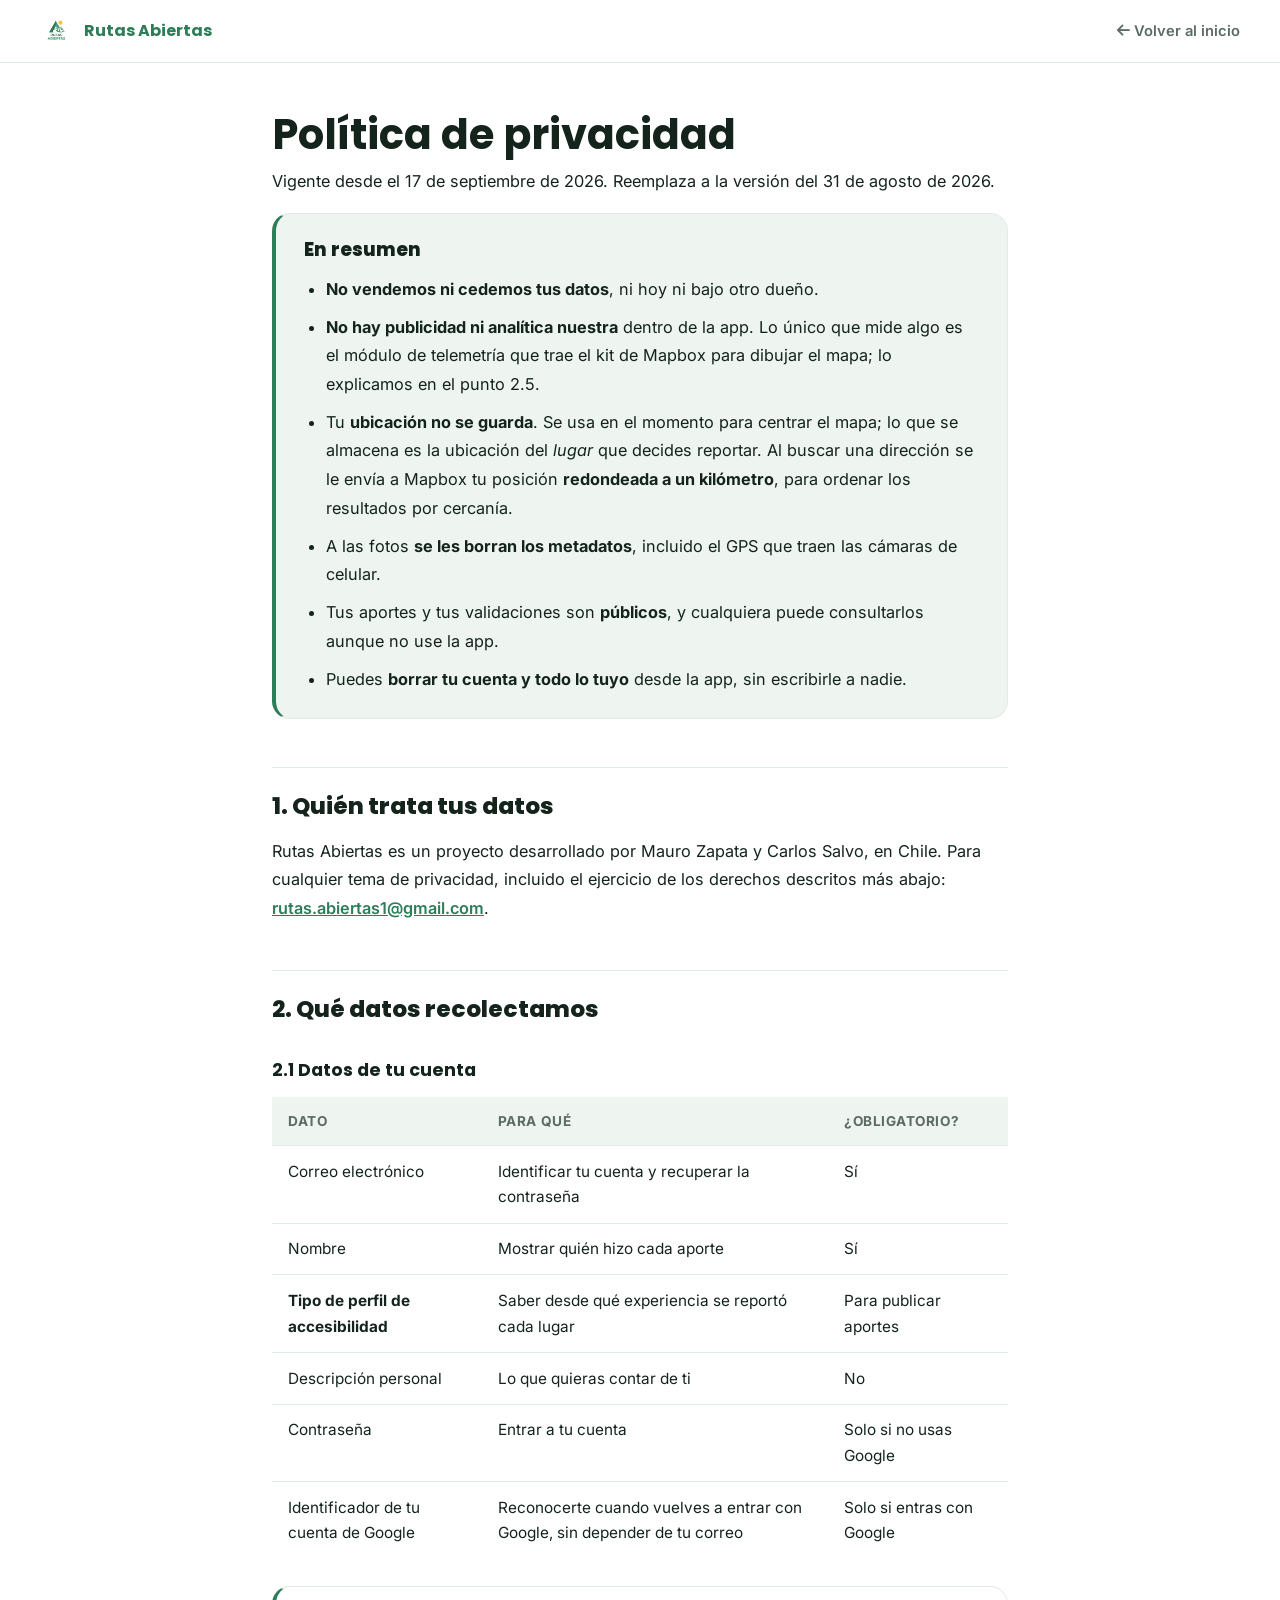
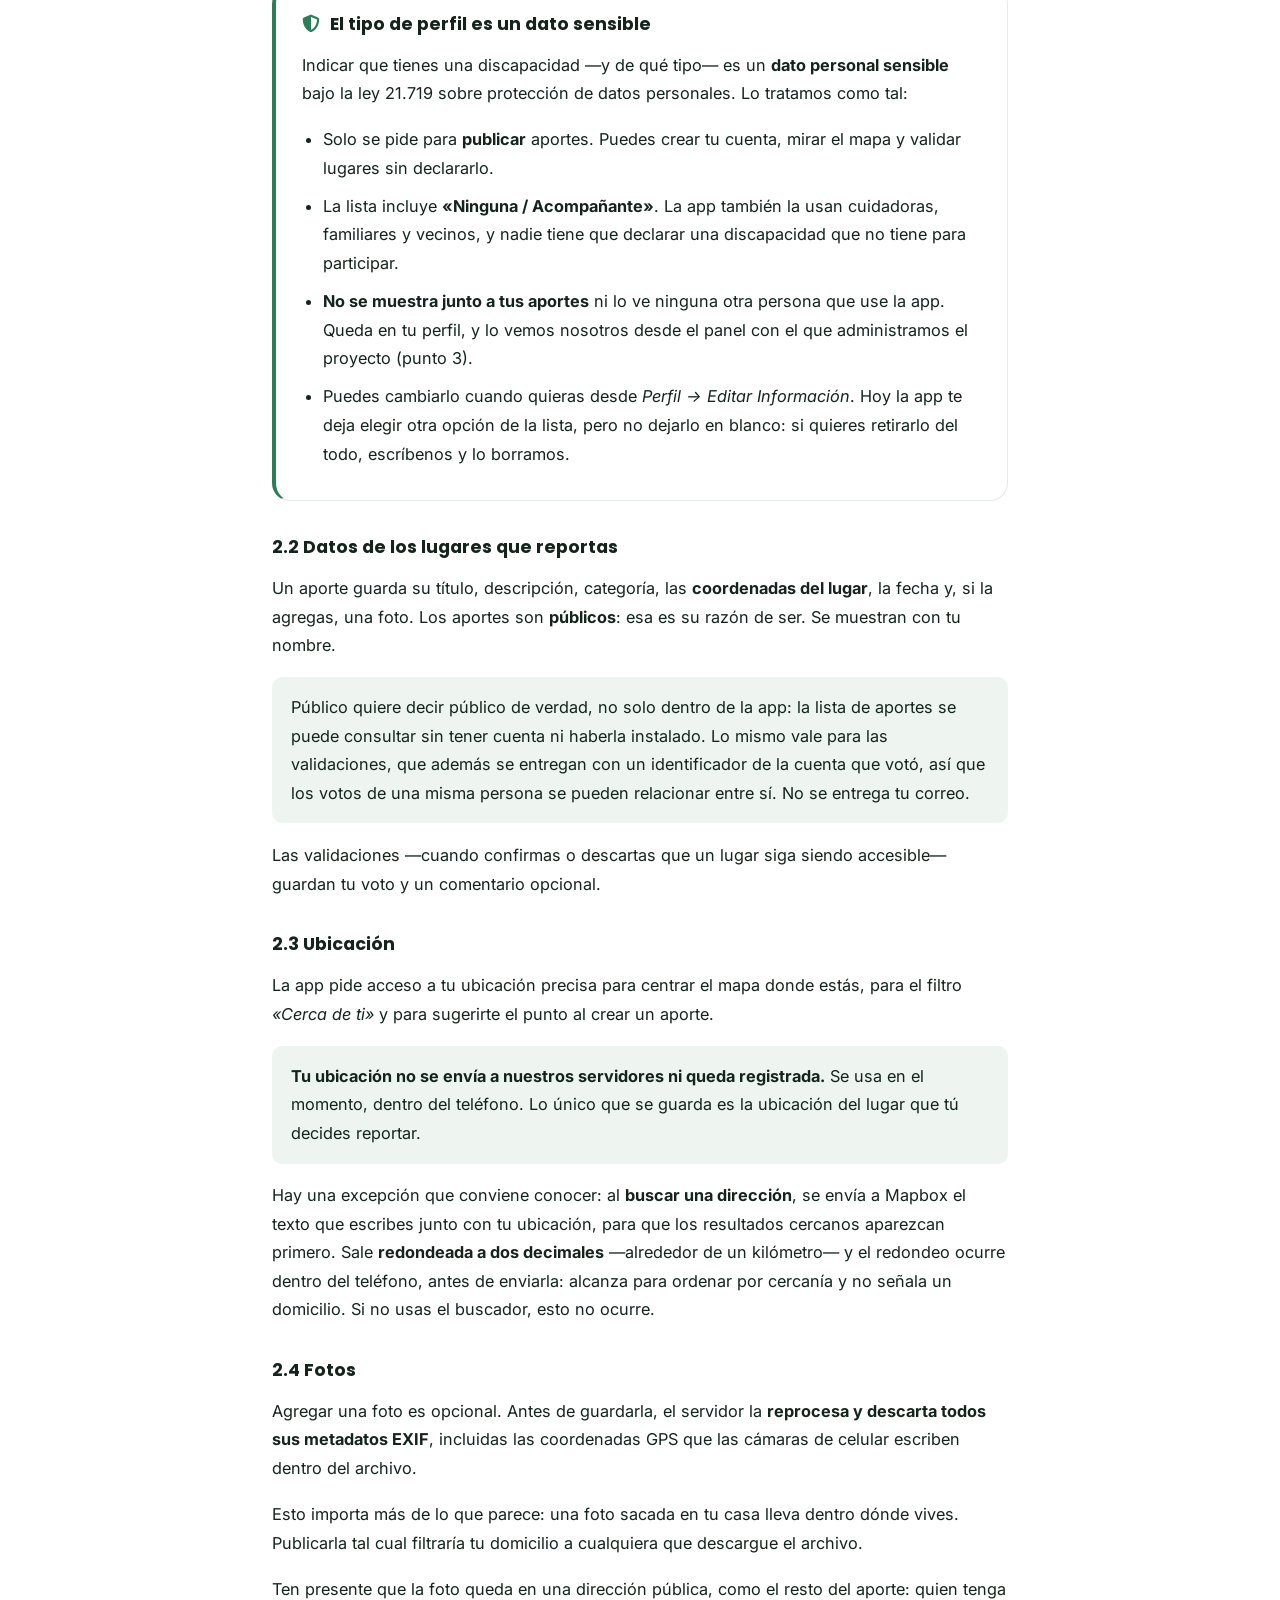
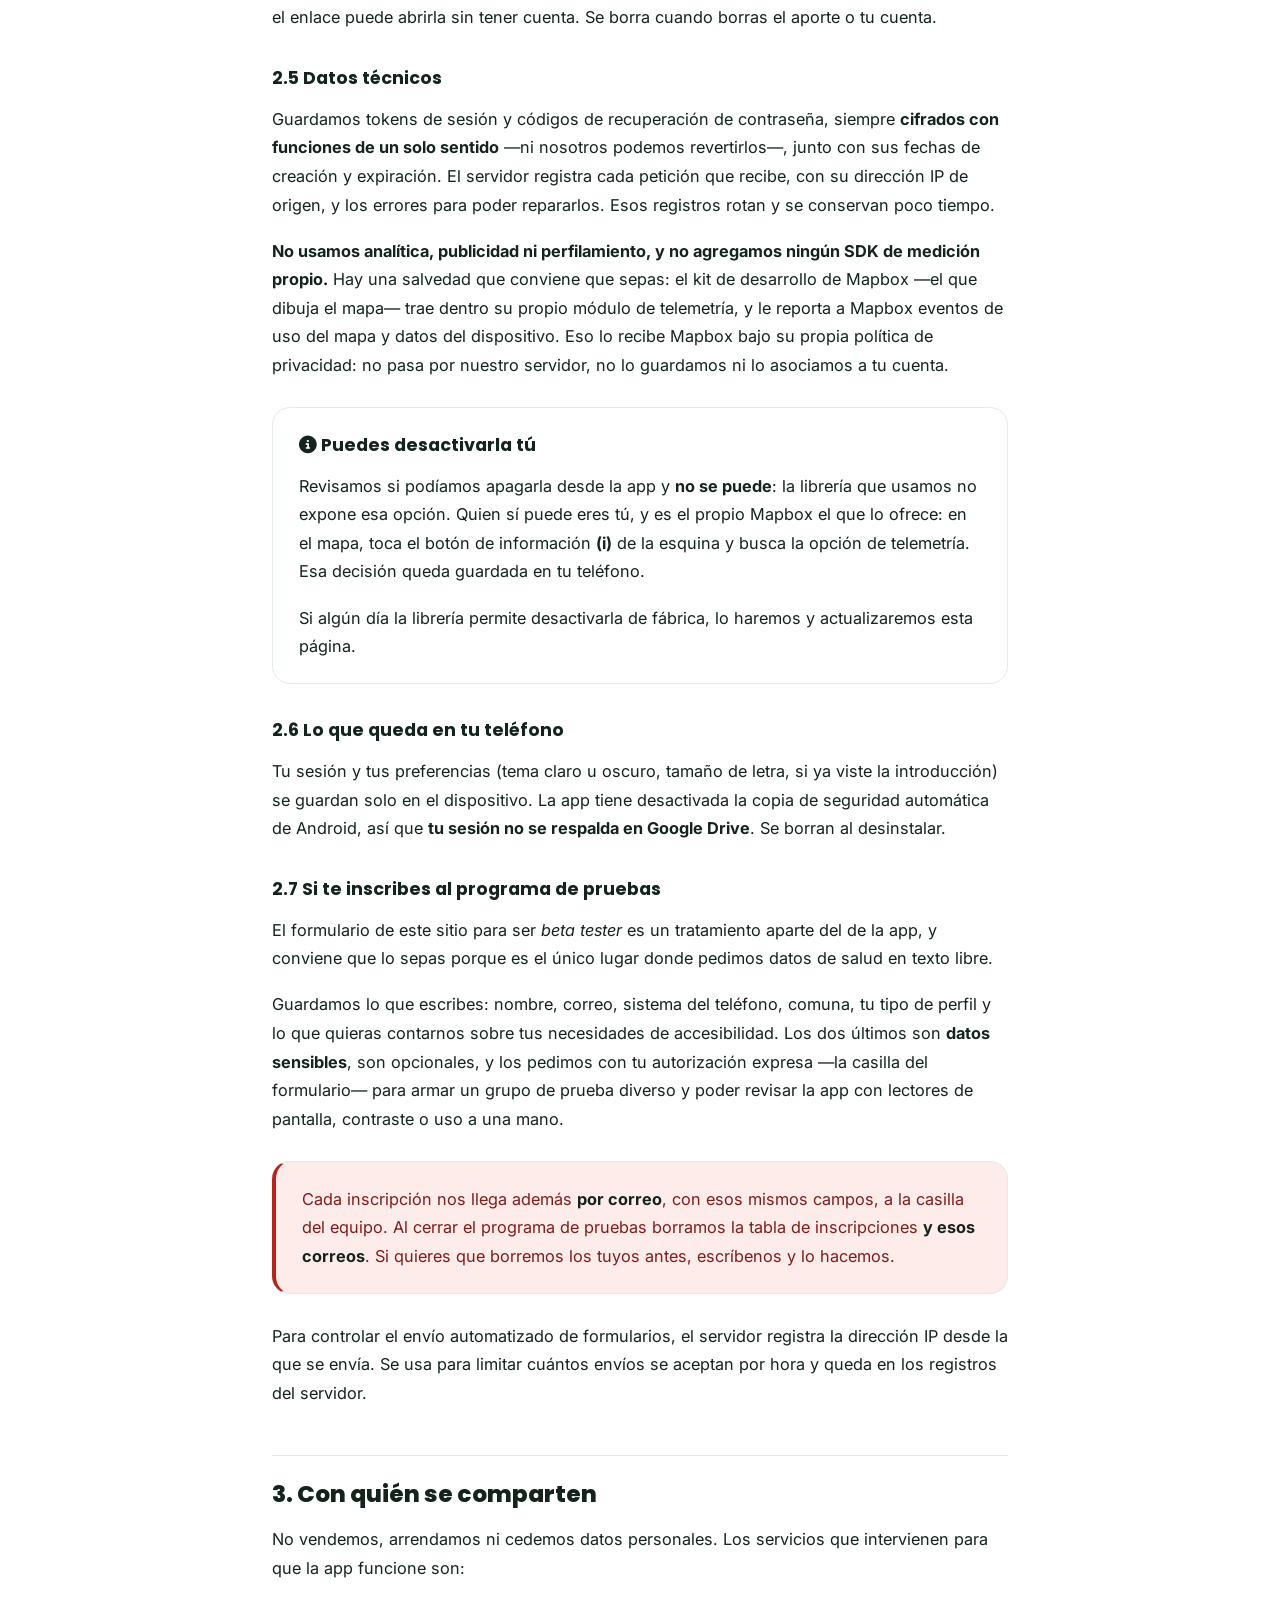
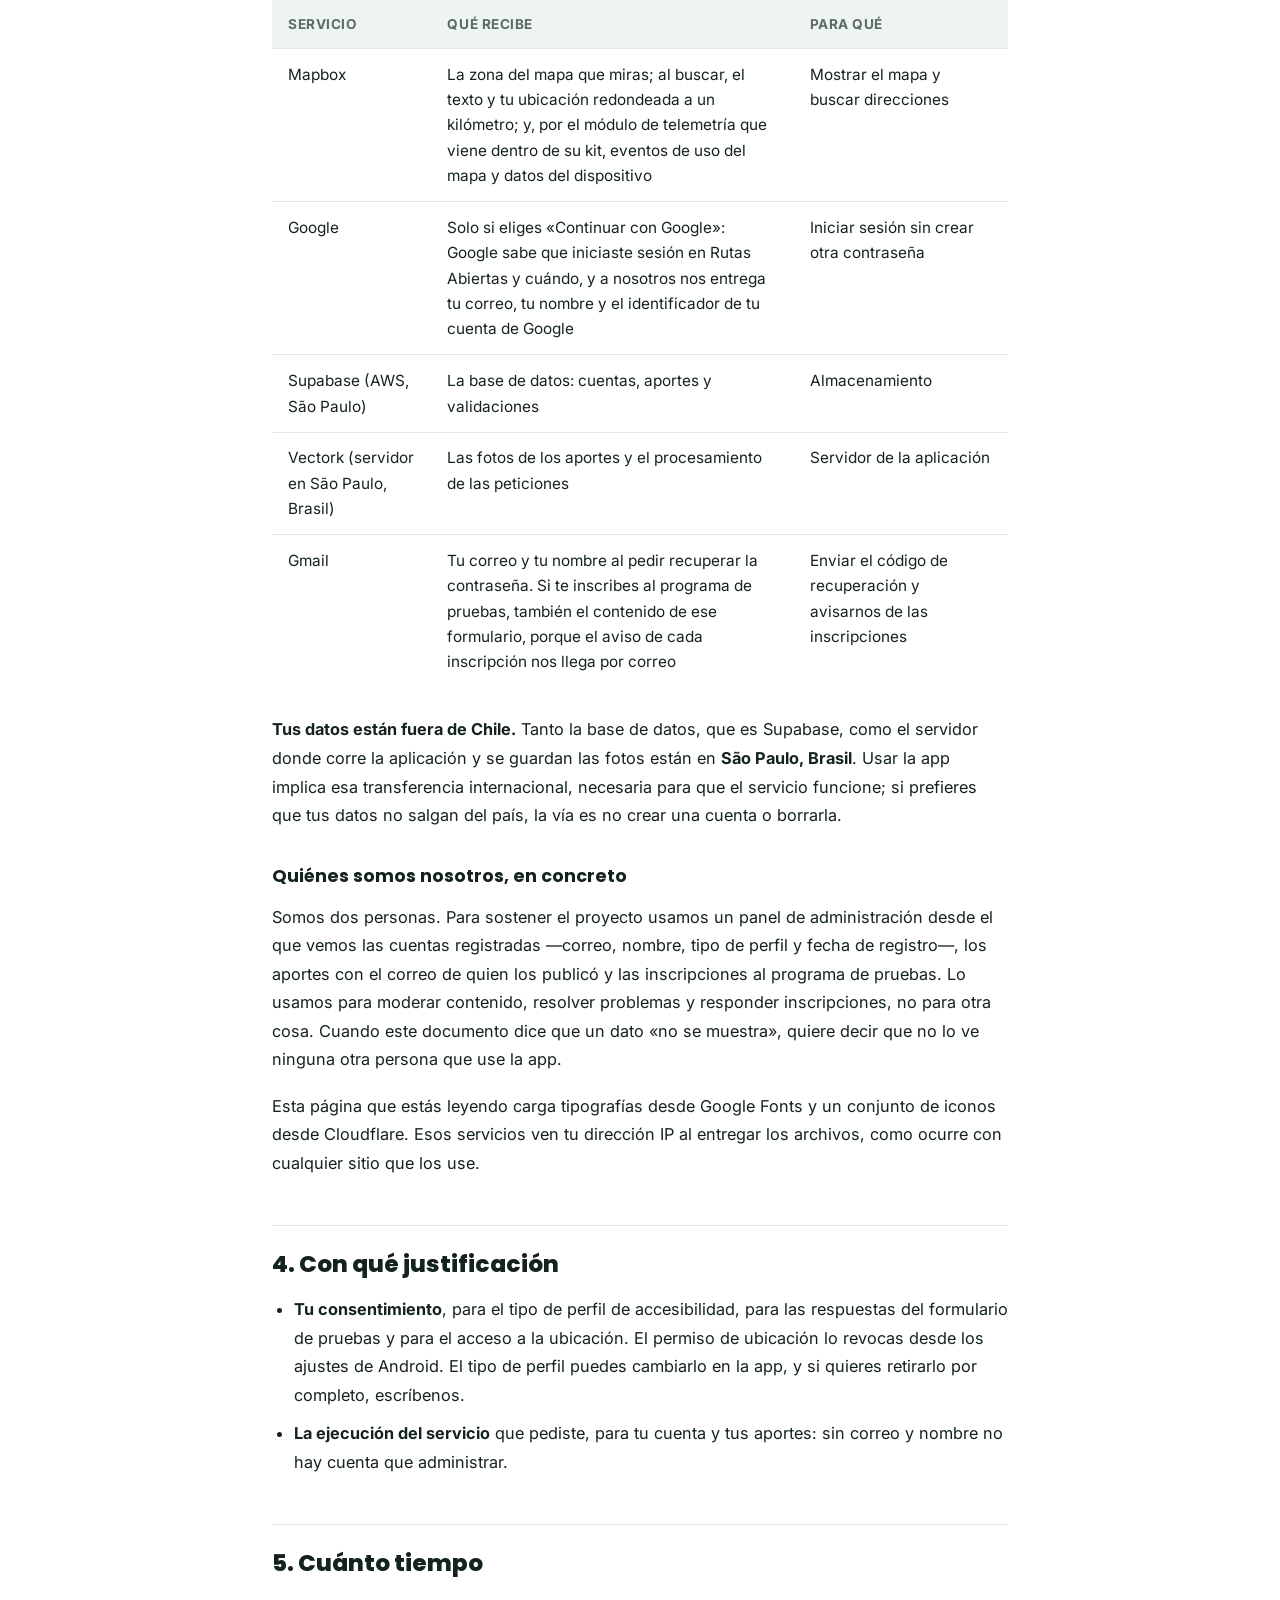
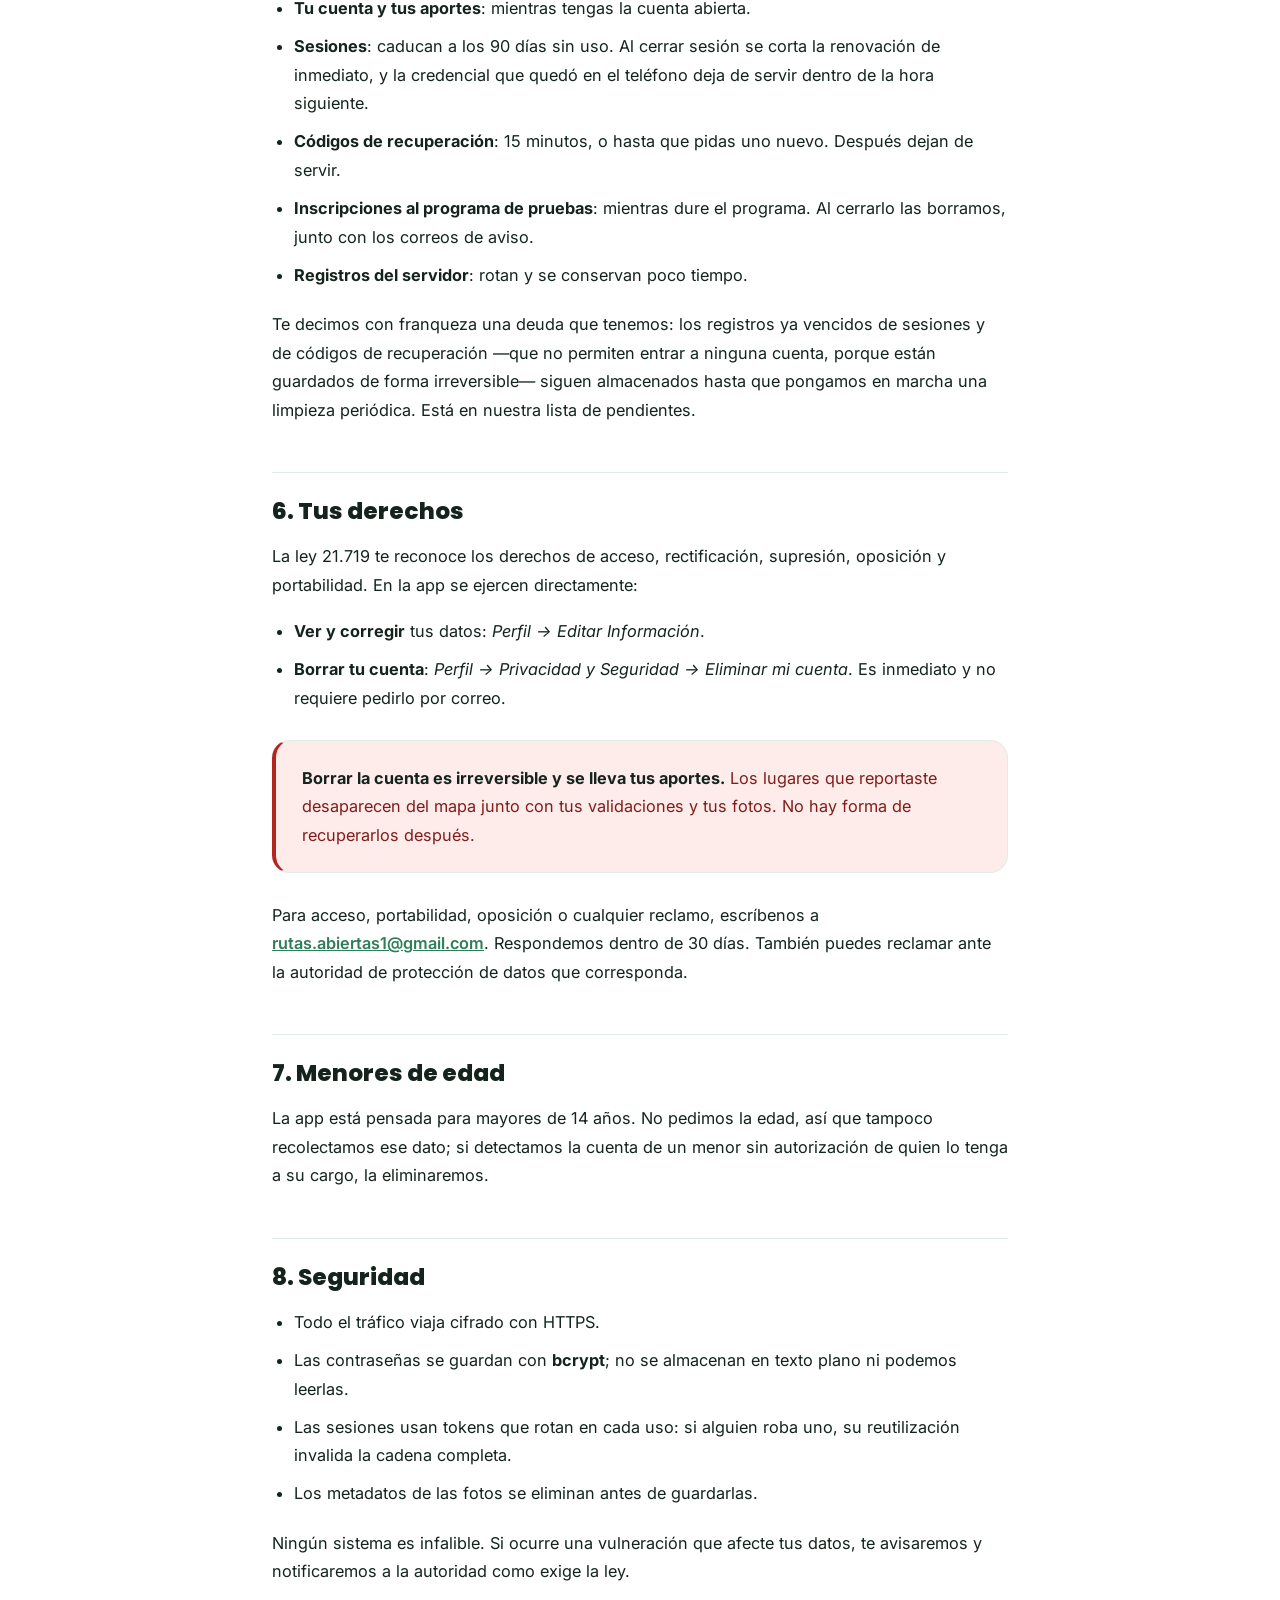
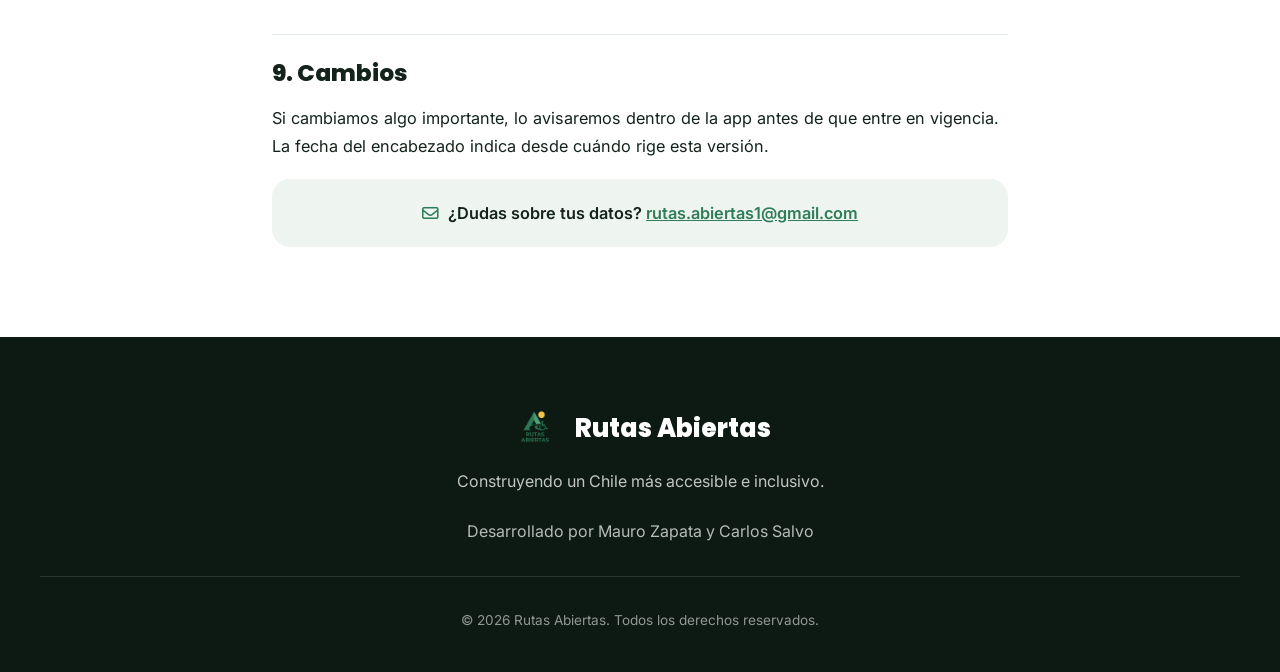
<file: privacidad/index.html>
<!DOCTYPE html>
<html lang="es" data-theme="light">

<head>
    <meta charset="UTF-8">
    <meta name="viewport" content="width=device-width, initial-scale=1.0">
    <script>try{if(localStorage.getItem('theme')==='dark')document.documentElement.setAttribute('data-theme','dark');}catch(e){}</script>
    <title>Política de privacidad — Rutas Abiertas</title>
    <meta name="description"
        content="Qué datos recolecta la app Rutas Abiertas, para qué, con quién se comparten y cómo eliminarlos. Incluye el tratamiento de datos sensibles según la ley 21.719.">
    <link rel="canonical" href="https://rutasabiertas.cl/privacidad/">
    <meta name="robots" content="index, follow">
    <meta name="theme-color" content="#2E7D58">
    <meta name="color-scheme" content="light dark">

    <meta property="og:type" content="website">
    <meta property="og:site_name" content="Rutas Abiertas">
    <meta property="og:locale" content="es_CL">
    <meta property="og:url" content="https://rutasabiertas.cl/privacidad/">
    <meta property="og:title" content="Política de privacidad — Rutas Abiertas">
    <meta property="og:description"
        content="Qué datos recolecta la app, para qué, con quién se comparten y cómo eliminarlos.">
    <meta property="og:image" content="https://rutasabiertas.cl/logo/logo.png">

    <link rel="preconnect" href="https://fonts.googleapis.com">
    <link rel="preconnect" href="https://fonts.gstatic.com" crossorigin>
    <link rel="icon" href="/icons/favicon.ico" sizes="any">
    <link rel="icon" href="/icons/icon-192.png" type="image/png" sizes="192x192">
    <link rel="apple-touch-icon" href="/icons/apple-touch-icon.png">
    <link
        href="https://fonts.googleapis.com/css2?family=Inter:wght@300;400;500;600;700;800&family=Poppins:wght@600;700;800&display=swap"
        rel="stylesheet">
    <link rel="stylesheet" href="https://cdnjs.cloudflare.com/ajax/libs/font-awesome/6.5.1/css/all.min.css">
    <link rel="stylesheet" href="/style.css">
    <link rel="stylesheet" href="/privacidad/styles.css">
</head>

<body>
    <a class="skip-link" href="#contenido">Saltar al contenido</a>

    <header class="legal-top">
        <div class="container legal-top-inner">
            <a class="legal-marca" href="/">
                <img src="/logo/logo_sin_fondo.png" alt="" width="34" height="34">
                <span>Rutas Abiertas</span>
            </a>
            <a class="legal-volver" href="/">
                <i class="fa-solid fa-arrow-left" aria-hidden="true"></i> Volver al inicio
            </a>
        </div>
    </header>

    <main id="contenido" class="legal">
        <div class="container legal-container">

            <h1>Política de privacidad</h1>
            <p class="legal-fecha">
                Vigente desde el <time datetime="2026-09-17">17 de septiembre de 2026</time>.
                Reemplaza a la versión del 31 de agosto de 2026.
            </p>

            <div class="legal-resumen">
                <h2>En resumen</h2>
                <ul>
                    <li><strong>No vendemos ni cedemos tus datos</strong>, ni hoy ni bajo otro dueño.</li>
                    <li><strong>No hay publicidad ni analítica nuestra</strong> dentro de la app. Lo
                        único que mide algo es el módulo de telemetría que trae el kit de Mapbox
                        para dibujar el mapa; lo explicamos en el punto 2.5.</li>
                    <li>Tu <strong>ubicación no se guarda</strong>. Se usa en el momento para
                        centrar el mapa; lo que se almacena es la ubicación del
                        <em>lugar</em> que decides reportar. Al buscar una dirección se le envía a
                        Mapbox tu posición <strong>redondeada a un kilómetro</strong>, para ordenar
                        los resultados por cercanía.</li>
                    <li>A las fotos <strong>se les borran los metadatos</strong>, incluido el GPS
                        que traen las cámaras de celular.</li>
                    <li>Tus aportes y tus validaciones son <strong>públicos</strong>, y cualquiera
                        puede consultarlos aunque no use la app.</li>
                    <li>Puedes <strong>borrar tu cuenta y todo lo tuyo</strong> desde la app, sin
                        escribirle a nadie.</li>
                </ul>
            </div>

            <h2 id="quien">1. Quién trata tus datos</h2>
            <p>
                Rutas Abiertas es un proyecto desarrollado por Mauro Zapata y Carlos Salvo,
                en Chile. Para cualquier tema de privacidad, incluido el ejercicio de los
                derechos descritos más abajo:
                <a href="mailto:rutas.abiertas1@gmail.com">rutas.abiertas1@gmail.com</a>.
            </p>

            <h2 id="datos">2. Qué datos recolectamos</h2>

            <h3>2.1 Datos de tu cuenta</h3>
            <table class="legal-tabla">
                <caption class="visually-hidden">Datos de la cuenta, para qué se usan y si son obligatorios</caption>
                <thead>
                    <tr>
                        <th scope="col">Dato</th>
                        <th scope="col">Para qué</th>
                        <th scope="col">¿Obligatorio?</th>
                    </tr>
                </thead>
                <tbody>
                    <tr>
                        <td>Correo electrónico</td>
                        <td>Identificar tu cuenta y recuperar la contraseña</td>
                        <td>Sí</td>
                    </tr>
                    <tr>
                        <td>Nombre</td>
                        <td>Mostrar quién hizo cada aporte</td>
                        <td>Sí</td>
                    </tr>
                    <tr>
                        <td><strong>Tipo de perfil de accesibilidad</strong></td>
                        <td>Saber desde qué experiencia se reportó cada lugar</td>
                        <td>Para publicar aportes</td>
                    </tr>
                    <tr>
                        <td>Descripción personal</td>
                        <td>Lo que quieras contar de ti</td>
                        <td>No</td>
                    </tr>
                    <tr>
                        <td>Contraseña</td>
                        <td>Entrar a tu cuenta</td>
                        <td>Solo si no usas Google</td>
                    </tr>
                    <tr>
                        <td>Identificador de tu cuenta de Google</td>
                        <td>Reconocerte cuando vuelves a entrar con Google, sin depender de tu correo</td>
                        <td>Solo si entras con Google</td>
                    </tr>
                </tbody>
            </table>

            <div class="legal-nota legal-nota-sensible">
                <h3><i class="fa-solid fa-shield-halved" aria-hidden="true"></i> El tipo de perfil es un dato sensible</h3>
                <p>
                    Indicar que tienes una discapacidad —y de qué tipo— es un
                    <strong>dato personal sensible</strong> bajo la ley 21.719 sobre protección
                    de datos personales. Lo tratamos como tal:
                </p>
                <ul>
                    <li>Solo se pide para <strong>publicar</strong> aportes. Puedes crear tu
                        cuenta, mirar el mapa y validar lugares sin declararlo.</li>
                    <li>La lista incluye <strong>«Ninguna / Acompañante»</strong>. La app también
                        la usan cuidadoras, familiares y vecinos, y nadie tiene que declarar una
                        discapacidad que no tiene para participar.</li>
                    <li><strong>No se muestra junto a tus aportes</strong> ni lo ve ninguna otra
                        persona que use la app. Queda en tu perfil, y lo vemos nosotros desde el
                        panel con el que administramos el proyecto (punto 3).</li>
                    <li>Puedes cambiarlo cuando quieras desde <em>Perfil → Editar Información</em>.
                        Hoy la app te deja elegir otra opción de la lista, pero no dejarlo en
                        blanco: si quieres retirarlo del todo, escríbenos y lo borramos.</li>
                </ul>
            </div>

            <h3>2.2 Datos de los lugares que reportas</h3>
            <p>
                Un aporte guarda su título, descripción, categoría, las
                <strong>coordenadas del lugar</strong>, la fecha y, si la agregas, una foto.
                Los aportes son <strong>públicos</strong>: esa es su razón de ser. Se muestran
                con tu nombre.
            </p>
            <p class="legal-destacado">
                Público quiere decir público de verdad, no solo dentro de la app: la lista de
                aportes se puede consultar sin tener cuenta ni haberla instalado. Lo mismo vale
                para las validaciones, que además se entregan con un identificador de la cuenta
                que votó, así que los votos de una misma persona se pueden relacionar entre sí.
                No se entrega tu correo.
            </p>
            <p>
                Las validaciones —cuando confirmas o descartas que un lugar siga siendo
                accesible— guardan tu voto y un comentario opcional.
            </p>

            <h3>2.3 Ubicación</h3>
            <p>
                La app pide acceso a tu ubicación precisa para centrar el mapa donde estás,
                para el filtro <em>«Cerca de ti»</em> y para sugerirte el punto al crear un
                aporte.
            </p>
            <p class="legal-destacado">
                <strong>Tu ubicación no se envía a nuestros servidores ni queda registrada.</strong>
                Se usa en el momento, dentro del teléfono. Lo único que se guarda es la
                ubicación del lugar que tú decides reportar.
            </p>
            <p>
                Hay una excepción que conviene conocer: al <strong>buscar una dirección</strong>,
                se envía a Mapbox el texto que escribes junto con tu ubicación, para que los
                resultados cercanos aparezcan primero. Sale <strong>redondeada a dos
                decimales</strong> —alrededor de un kilómetro— y el redondeo ocurre dentro del
                teléfono, antes de enviarla: alcanza para ordenar por cercanía y no señala un
                domicilio. Si no usas el buscador, esto no ocurre.
            </p>

            <h3>2.4 Fotos</h3>
            <p>
                Agregar una foto es opcional. Antes de guardarla, el servidor la
                <strong>reprocesa y descarta todos sus metadatos EXIF</strong>, incluidas las
                coordenadas GPS que las cámaras de celular escriben dentro del archivo.
            </p>
            <p>
                Esto importa más de lo que parece: una foto sacada en tu casa lleva dentro
                dónde vives. Publicarla tal cual filtraría tu domicilio a cualquiera que
                descargue el archivo.
            </p>
            <p>
                Ten presente que la foto queda en una dirección pública, como el resto del
                aporte: quien tenga el enlace puede abrirla sin tener cuenta. Se borra cuando
                borras el aporte o tu cuenta.
            </p>

            <h3>2.5 Datos técnicos</h3>
            <p>
                Guardamos tokens de sesión y códigos de recuperación de contraseña, siempre
                <strong>cifrados con funciones de un solo sentido</strong> —ni nosotros podemos
                revertirlos—, junto con sus fechas de creación y expiración. El servidor
                registra cada petición que recibe, con su dirección IP de origen, y los errores
                para poder repararlos. Esos registros rotan y se conservan poco tiempo.
            </p>
            <p>
                <strong>No usamos analítica, publicidad ni perfilamiento, y no agregamos ningún
                SDK de medición propio.</strong> Hay una salvedad que conviene que sepas: el kit
                de desarrollo de Mapbox —el que dibuja el mapa— trae dentro su propio módulo de
                telemetría, y le reporta a Mapbox eventos de uso del mapa y datos del
                dispositivo. Eso lo recibe Mapbox bajo su propia política de privacidad: no pasa
                por nuestro servidor, no lo guardamos ni lo asociamos a tu cuenta.
            </p>
            <div class="legal-nota">
                <h3><i class="fa-solid fa-circle-info" aria-hidden="true"></i> Puedes desactivarla tú</h3>
                <p>
                    Revisamos si podíamos apagarla desde la app y <strong>no se puede</strong>: la
                    librería que usamos no expone esa opción. Quien sí puede eres tú, y es el
                    propio Mapbox el que lo ofrece: en el mapa, toca el botón de información
                    <strong>(i)</strong> de la esquina y busca la opción de telemetría. Esa
                    decisión queda guardada en tu teléfono.
                </p>
                <p>
                    Si algún día la librería permite desactivarla de fábrica, lo haremos y
                    actualizaremos esta página.
                </p>
            </div>

            <h3>2.6 Lo que queda en tu teléfono</h3>
            <p>
                Tu sesión y tus preferencias (tema claro u oscuro, tamaño de letra, si ya viste
                la introducción) se guardan solo en el dispositivo. La app tiene desactivada la
                copia de seguridad automática de Android, así que
                <strong>tu sesión no se respalda en Google Drive</strong>. Se borran al
                desinstalar.
            </p>

            <h3>2.7 Si te inscribes al programa de pruebas</h3>
            <p>
                El formulario de este sitio para ser <em>beta tester</em> es un tratamiento
                aparte del de la app, y conviene que lo sepas porque es el único lugar donde
                pedimos datos de salud en texto libre.
            </p>
            <p>
                Guardamos lo que escribes: nombre, correo, sistema del teléfono, comuna, tu
                tipo de perfil y lo que quieras contarnos sobre tus necesidades de
                accesibilidad. Los dos últimos son <strong>datos sensibles</strong>, son
                opcionales, y los pedimos con tu autorización expresa —la casilla del
                formulario— para armar un grupo de prueba diverso y poder revisar la app con
                lectores de pantalla, contraste o uso a una mano.
            </p>
            <div class="legal-nota legal-nota-aviso">
                <p>
                    Cada inscripción nos llega además <strong>por correo</strong>, con esos
                    mismos campos, a la casilla del equipo. Al cerrar el programa de pruebas
                    borramos la tabla de inscripciones <strong>y esos correos</strong>. Si
                    quieres que borremos los tuyos antes, escríbenos y lo hacemos.
                </p>
            </div>
            <p>
                Para controlar el envío automatizado de formularios, el servidor registra la
                dirección IP desde la que se envía. Se usa para limitar cuántos envíos se
                aceptan por hora y queda en los registros del servidor.
            </p>

            <h2 id="terceros">3. Con quién se comparten</h2>
            <p>No vendemos, arrendamos ni cedemos datos personales. Los servicios que
                intervienen para que la app funcione son:</p>

            <table class="legal-tabla">
                <caption class="visually-hidden">Servicios de terceros y qué recibe cada uno</caption>
                <thead>
                    <tr>
                        <th scope="col">Servicio</th>
                        <th scope="col">Qué recibe</th>
                        <th scope="col">Para qué</th>
                    </tr>
                </thead>
                <tbody>
                    <tr>
                        <td>Mapbox</td>
                        <td>La zona del mapa que miras; al buscar, el texto y tu ubicación
                            redondeada a un kilómetro; y, por el módulo de telemetría que viene
                            dentro de su kit, eventos de uso del mapa y datos del dispositivo</td>
                        <td>Mostrar el mapa y buscar direcciones</td>
                    </tr>
                    <tr>
                        <td>Google</td>
                        <td>Solo si eliges «Continuar con Google»: Google sabe que iniciaste
                            sesión en Rutas Abiertas y cuándo, y a nosotros nos entrega tu correo,
                            tu nombre y el identificador de tu cuenta de Google</td>
                        <td>Iniciar sesión sin crear otra contraseña</td>
                    </tr>
                    <tr>
                        <td>Supabase (AWS, São Paulo)</td>
                        <td>La base de datos: cuentas, aportes y validaciones</td>
                        <td>Almacenamiento</td>
                    </tr>
                    <tr>
                        <td>Vectork (servidor en São Paulo, Brasil)</td>
                        <td>Las fotos de los aportes y el procesamiento de las peticiones</td>
                        <td>Servidor de la aplicación</td>
                    </tr>
                    <tr>
                        <td>Gmail</td>
                        <td>Tu correo y tu nombre al pedir recuperar la contraseña. Si te
                            inscribes al programa de pruebas, también el contenido de ese
                            formulario, porque el aviso de cada inscripción nos llega por correo</td>
                        <td>Enviar el código de recuperación y avisarnos de las inscripciones</td>
                    </tr>
                </tbody>
            </table>

            <p>
                <strong>Tus datos están fuera de Chile.</strong> Tanto la base de datos, que es
                Supabase, como el servidor donde corre la aplicación y se guardan las fotos están
                en <strong>São Paulo, Brasil</strong>. Usar la app implica esa transferencia
                internacional, necesaria para que el servicio funcione; si prefieres que tus
                datos no salgan del país, la vía es no crear una cuenta o borrarla.
            </p>

            <h3>Quiénes somos nosotros, en concreto</h3>
            <p>
                Somos dos personas. Para sostener el proyecto usamos un panel de administración
                desde el que vemos las cuentas registradas —correo, nombre, tipo de perfil y
                fecha de registro—, los aportes con el correo de quien los publicó y las
                inscripciones al programa de pruebas. Lo usamos para moderar contenido, resolver
                problemas y responder inscripciones, no para otra cosa. Cuando este documento
                dice que un dato «no se muestra», quiere decir que no lo ve ninguna otra persona
                que use la app.
            </p>
            <p>
                Esta página que estás leyendo carga tipografías desde Google Fonts y un conjunto
                de iconos desde Cloudflare. Esos servicios ven tu dirección IP al entregar los
                archivos, como ocurre con cualquier sitio que los use.
            </p>

            <h2 id="por-que">4. Con qué justificación</h2>
            <ul>
                <li><strong>Tu consentimiento</strong>, para el tipo de perfil de accesibilidad,
                    para las respuestas del formulario de pruebas y para el acceso a la
                    ubicación. El permiso de ubicación lo revocas desde los ajustes de Android.
                    El tipo de perfil puedes cambiarlo en la app, y si quieres retirarlo por
                    completo, escríbenos.</li>
                <li><strong>La ejecución del servicio</strong> que pediste, para tu cuenta y tus
                    aportes: sin correo y nombre no hay cuenta que administrar.</li>
            </ul>

            <h2 id="cuanto">5. Cuánto tiempo</h2>
            <ul>
                <li><strong>Tu cuenta y tus aportes</strong>: mientras tengas la cuenta abierta.</li>
                <li><strong>Sesiones</strong>: caducan a los 90 días sin uso. Al cerrar sesión se
                    corta la renovación de inmediato, y la credencial que quedó en el teléfono
                    deja de servir dentro de la hora siguiente.</li>
                <li><strong>Códigos de recuperación</strong>: 15 minutos, o hasta que pidas uno
                    nuevo. Después dejan de servir.</li>
                <li><strong>Inscripciones al programa de pruebas</strong>: mientras dure el
                    programa. Al cerrarlo las borramos, junto con los correos de aviso.</li>
                <li><strong>Registros del servidor</strong>: rotan y se conservan poco tiempo.</li>
            </ul>
            <p>
                Te decimos con franqueza una deuda que tenemos: los registros ya vencidos de
                sesiones y de códigos de recuperación —que no permiten entrar a ninguna cuenta,
                porque están guardados de forma irreversible— siguen almacenados hasta que
                pongamos en marcha una limpieza periódica. Está en nuestra lista de pendientes.
            </p>

            <h2 id="derechos">6. Tus derechos</h2>
            <p>La ley 21.719 te reconoce los derechos de acceso, rectificación, supresión,
                oposición y portabilidad. En la app se ejercen directamente:</p>
            <ul>
                <li><strong>Ver y corregir</strong> tus datos:
                    <em>Perfil → Editar Información</em>.</li>
                <li><strong>Borrar tu cuenta</strong>:
                    <em>Perfil → Privacidad y Seguridad → Eliminar mi cuenta</em>. Es inmediato y
                    no requiere pedirlo por correo.</li>
            </ul>
            <div class="legal-nota legal-nota-aviso">
                <p>
                    <strong>Borrar la cuenta es irreversible y se lleva tus aportes.</strong>
                    Los lugares que reportaste desaparecen del mapa junto con tus validaciones y
                    tus fotos. No hay forma de recuperarlos después.
                </p>
            </div>
            <p>
                Para acceso, portabilidad, oposición o cualquier reclamo, escríbenos a
                <a href="mailto:rutas.abiertas1@gmail.com">rutas.abiertas1@gmail.com</a>.
                Respondemos dentro de 30 días. También puedes reclamar ante la autoridad de
                protección de datos que corresponda.
            </p>

            <h2 id="menores">7. Menores de edad</h2>
            <p>
                La app está pensada para mayores de 14 años. No pedimos la edad, así que
                tampoco recolectamos ese dato; si detectamos la cuenta de un menor sin
                autorización de quien lo tenga a su cargo, la eliminaremos.
            </p>

            <h2 id="seguridad">8. Seguridad</h2>
            <ul>
                <li>Todo el tráfico viaja cifrado con HTTPS.</li>
                <li>Las contraseñas se guardan con <strong>bcrypt</strong>; no se almacenan en
                    texto plano ni podemos leerlas.</li>
                <li>Las sesiones usan tokens que rotan en cada uso: si alguien roba uno, su
                    reutilización invalida la cadena completa.</li>
                <li>Los metadatos de las fotos se eliminan antes de guardarlas.</li>
            </ul>
            <p>
                Ningún sistema es infalible. Si ocurre una vulneración que afecte tus datos,
                te avisaremos y notificaremos a la autoridad como exige la ley.
            </p>

            <h2 id="cambios">9. Cambios</h2>
            <p>
                Si cambiamos algo importante, lo avisaremos dentro de la app antes de que entre
                en vigencia. La fecha del encabezado indica desde cuándo rige esta versión.
            </p>

            <p class="legal-contacto">
                <i class="fa-regular fa-envelope" aria-hidden="true"></i>
                ¿Dudas sobre tus datos?
                <a href="mailto:rutas.abiertas1@gmail.com">rutas.abiertas1@gmail.com</a>
            </p>
        </div>
    </main>

    <footer>
        <div class="container">
            <div class="footer-logo">
                <img src="/logo/logo_sin_fondo.png" alt=""> Rutas Abiertas
            </div>
            <p class="footer-tag">Construyendo un Chile más accesible e inclusivo.</p>
            <p style="color: rgba(255,255,255,0.7);">Desarrollado por Mauro Zapata y Carlos Salvo</p>
            <p class="footer-bottom">© 2026 Rutas Abiertas. Todos los derechos reservados.</p>
        </div>
    </footer>
</body>

</html>
</file>
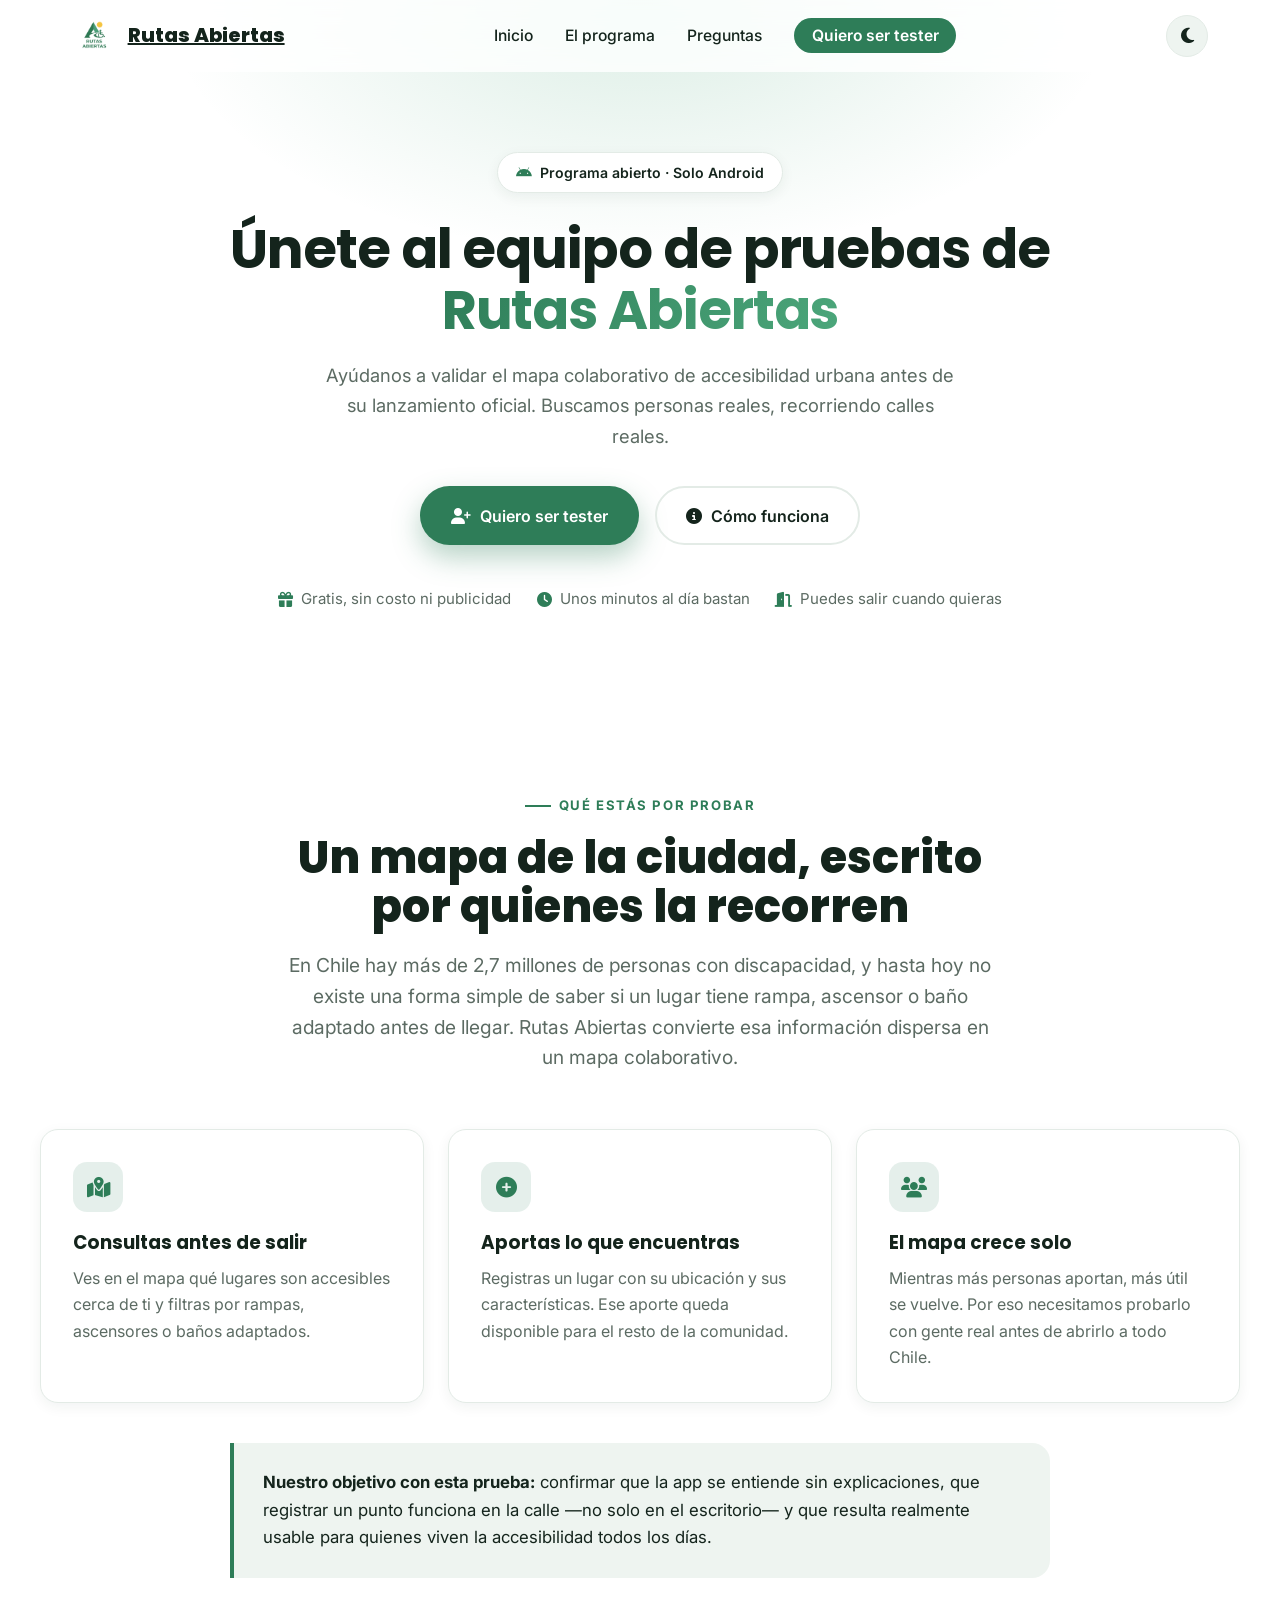
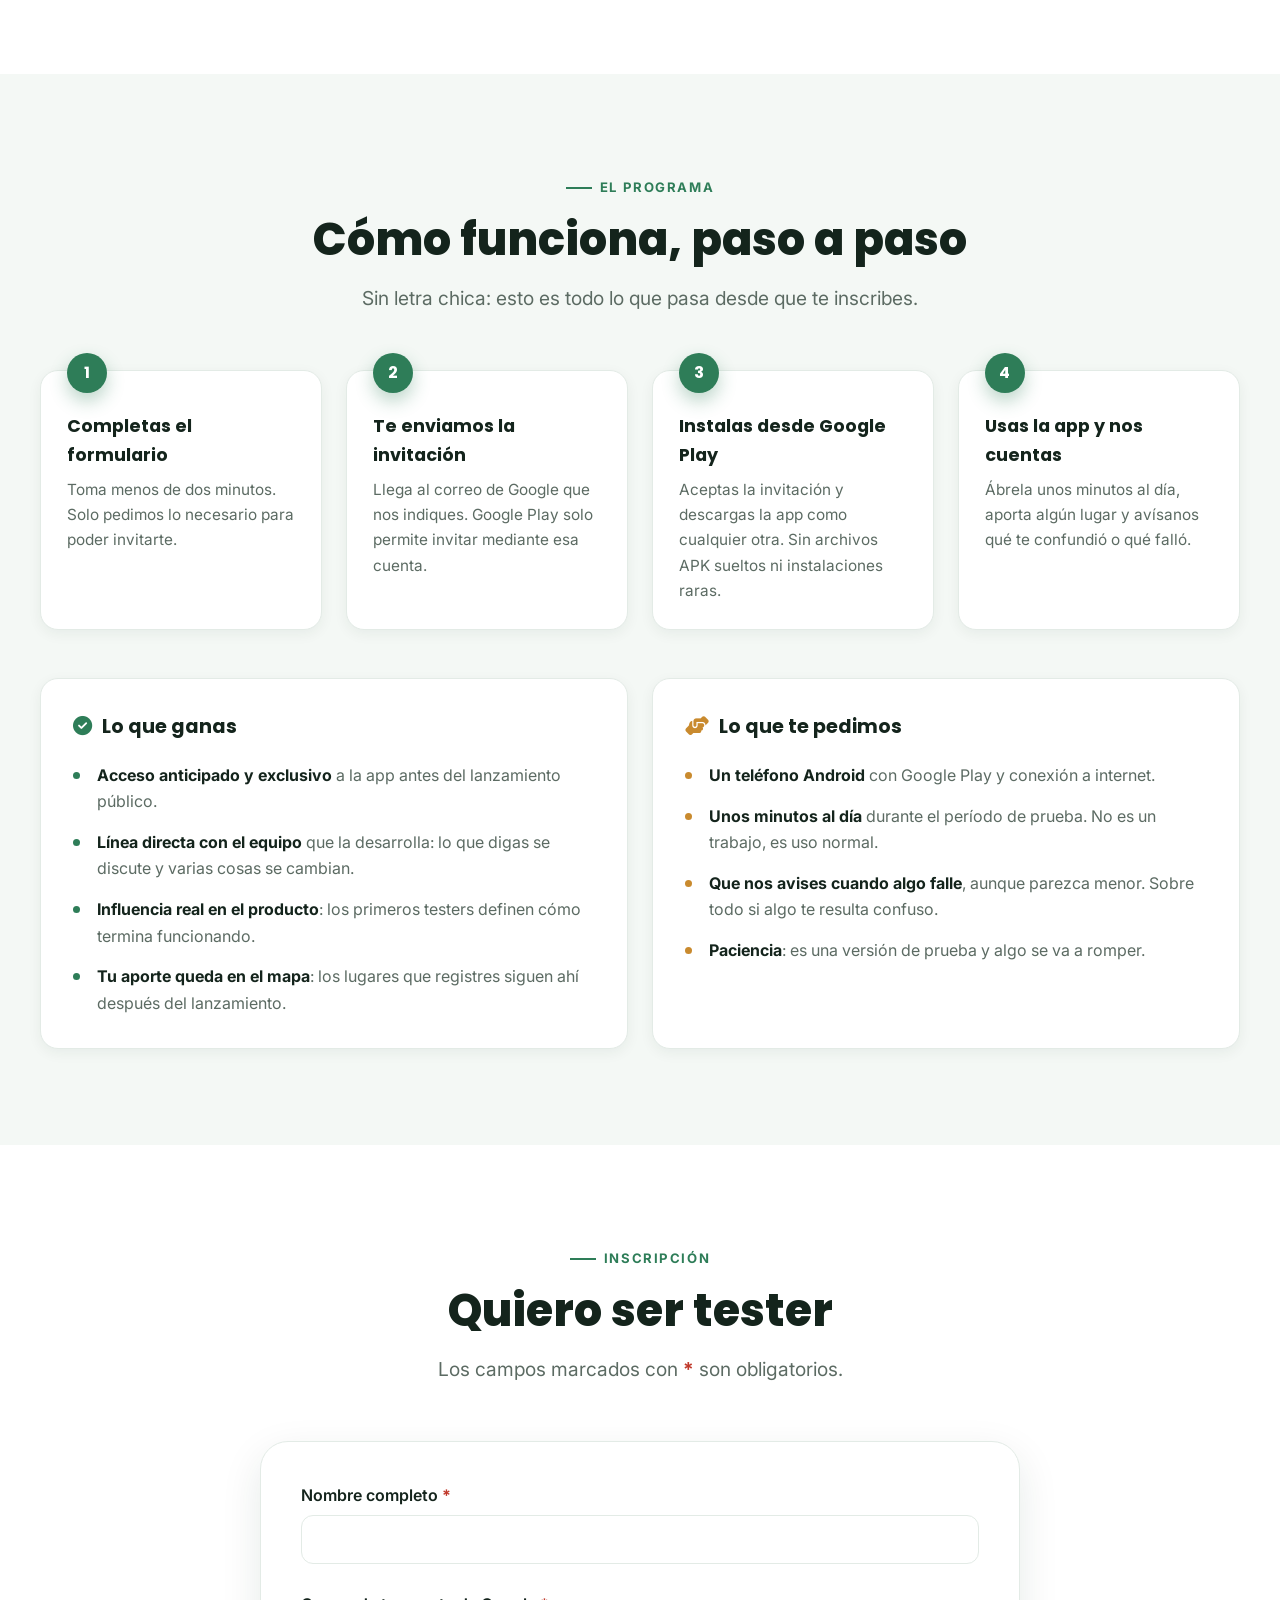
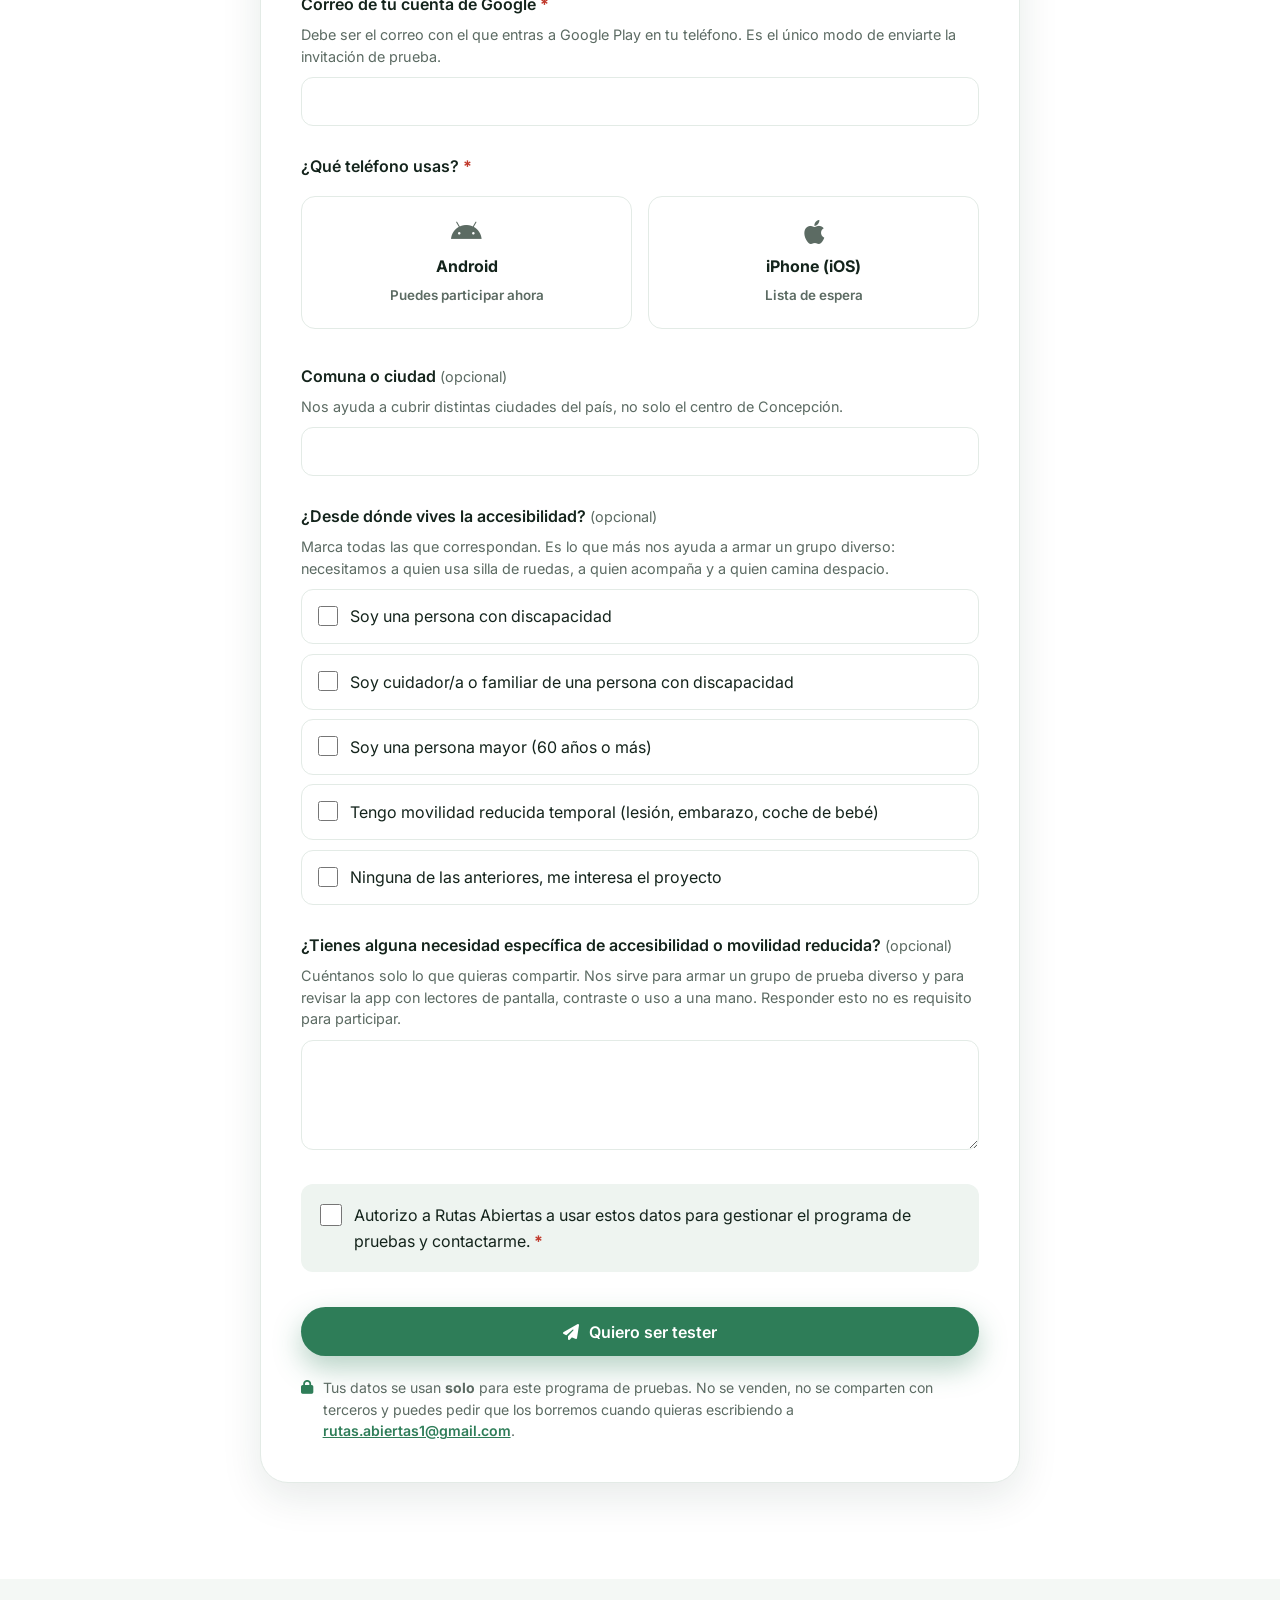
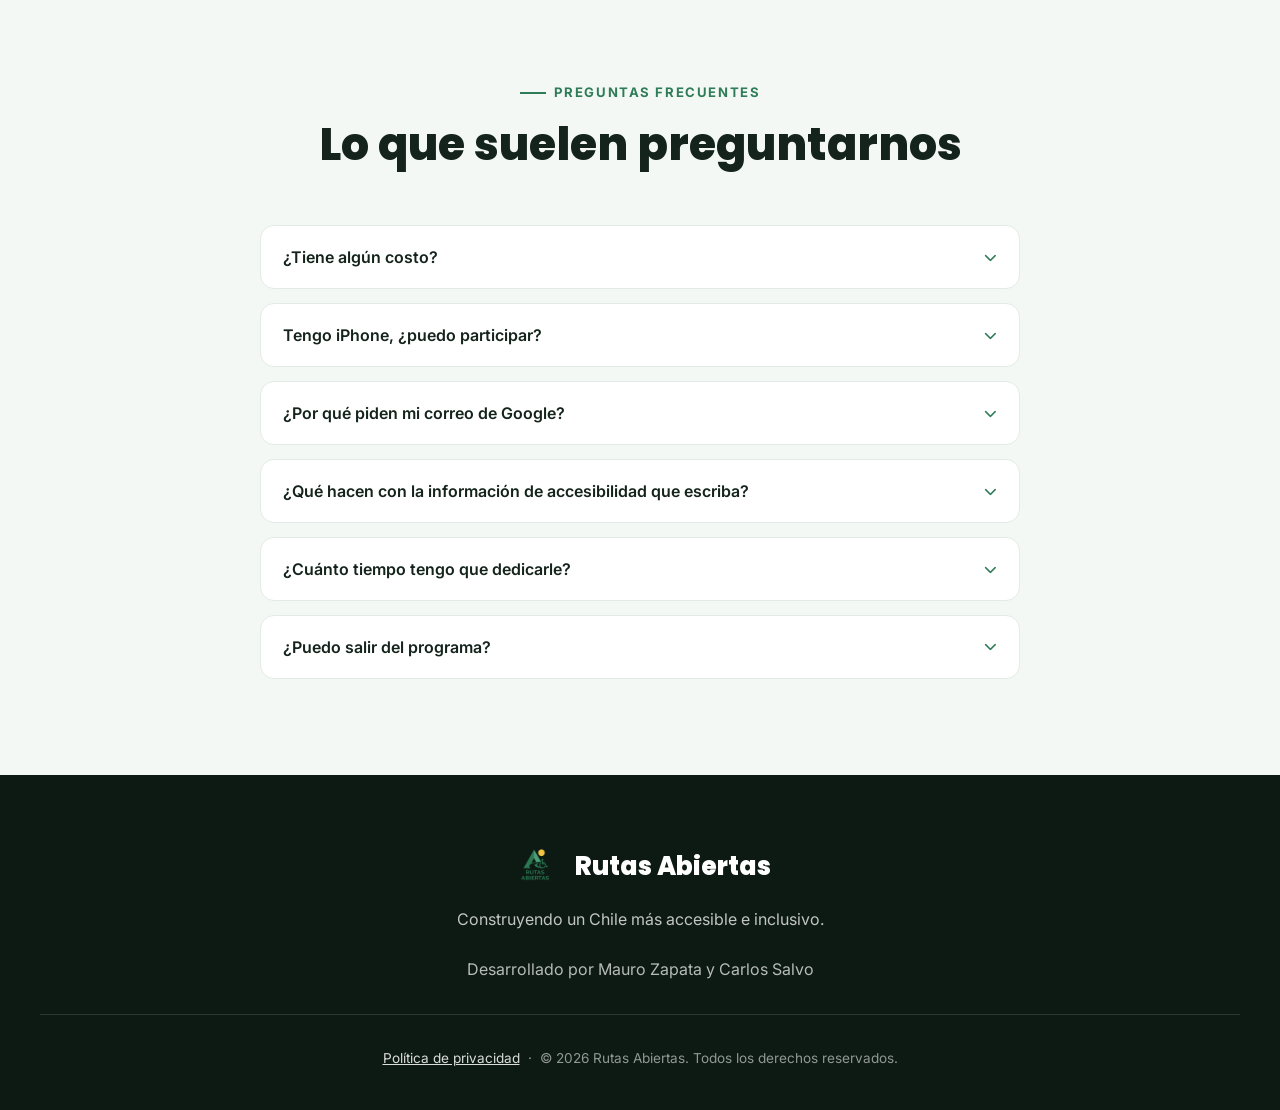
<file: testers-form/index.html>
<!DOCTYPE html>
<html lang="es" data-theme="light">

<head>
    <meta charset="UTF-8">
    <meta name="viewport" content="width=device-width, initial-scale=1.0">
    <script>try{if(localStorage.getItem('theme')==='dark')document.documentElement.setAttribute('data-theme','dark');}catch(e){}</script>
    <title>Sé beta tester de Rutas Abiertas — Programa de pruebas Android</title>
    <meta name="description"
        content="Inscríbete como beta tester de Rutas Abiertas: prueba antes que nadie el mapa colaborativo de accesibilidad urbana en Chile. Programa gratuito, solo para Android.">
    <link rel="canonical" href="https://rutasabiertas.cl/testers-form/">
    <meta name="robots" content="index, follow, max-image-preview:large">
    <meta name="theme-color" content="#2E7D58">
    <meta name="color-scheme" content="light dark">

    <meta property="og:type" content="website">
    <meta property="og:site_name" content="Rutas Abiertas">
    <meta property="og:locale" content="es_CL">
    <meta property="og:url" content="https://rutasabiertas.cl/testers-form/">
    <meta property="og:title" content="Sé beta tester de Rutas Abiertas">
    <meta property="og:description"
        content="Ayúdanos a validar el mapa colaborativo de accesibilidad urbana antes de su lanzamiento. Programa gratuito, solo para Android.">
    <meta property="og:image" content="https://rutasabiertas.cl/logo/logo.png">
    <meta name="twitter:card" content="summary_large_image">
    <meta name="twitter:title" content="Sé beta tester de Rutas Abiertas">
    <meta name="twitter:description"
        content="Ayúdanos a validar el mapa colaborativo de accesibilidad urbana antes de su lanzamiento. Solo Android.">
    <meta name="twitter:image" content="https://rutasabiertas.cl/logo/logo.png">

    <link rel="preconnect" href="https://fonts.googleapis.com">
    <link rel="preconnect" href="https://fonts.gstatic.com" crossorigin>
    <link rel="icon" href="/icons/favicon.ico" sizes="any">
    <link rel="icon" href="/icons/icon-192.png" type="image/png" sizes="192x192">
    <link rel="apple-touch-icon" href="/icons/apple-touch-icon.png">
    <link
        href="https://fonts.googleapis.com/css2?family=Inter:wght@300;400;500;600;700;800&family=Poppins:wght@600;700;800&display=swap"
        rel="stylesheet">
    <link rel="stylesheet" href="https://cdnjs.cloudflare.com/ajax/libs/font-awesome/6.5.1/css/all.min.css">
    <link rel="stylesheet" href="/style.css">
    <link rel="stylesheet" href="/testers-form/styles.css">
</head>

<body>
    <a class="skip-link" href="#formulario">Saltar al formulario</a>

    <!-- ================= NAVBAR ================= -->
    <nav class="navbar" id="navbar">
        <div class="nav-content">
            <a class="logo" href="/" aria-label="Rutas Abiertas — inicio">
                <img src="/logo/logo_sin_fondo.png" alt=""> <span>Rutas Abiertas</span>
            </a>
            <ul class="nav-links" id="nav-links">
                <li><a href="/">Inicio</a></li>
                <li><a href="#programa">El programa</a></li>
                <li><a href="#preguntas">Preguntas</a></li>
                <li><a class="nav-cta" href="#formulario">Quiero ser tester</a></li>
            </ul>
            <div class="nav-actions">
                <button class="theme-toggle" id="theme-btn" aria-label="Cambiar tema">
                    <i class="fas fa-moon" aria-hidden="true"></i>
                </button>
                <button class="menu-toggle" aria-label="Abrir menú" aria-expanded="false" aria-controls="nav-links">
                    <i class="fas fa-bars" aria-hidden="true"></i>
                </button>
            </div>
        </div>
    </nav>

    <!-- ================= HERO ================= -->
    <header class="t-hero">
        <div class="container t-hero-inner">
            <p class="t-chip"><i class="fab fa-android" aria-hidden="true"></i> Programa abierto · Solo Android</p>
            <h1>Únete al equipo de pruebas de <span class="grad">Rutas Abiertas</span></h1>
            <p class="t-lead">Ayúdanos a validar el mapa colaborativo de accesibilidad urbana antes de su lanzamiento
                oficial. Buscamos personas reales, recorriendo calles reales.</p>
            <div class="t-hero-actions">
                <a href="#formulario" class="btn btn-primary"><i class="fas fa-user-plus" aria-hidden="true"></i>
                    Quiero ser tester</a>
                <a href="#programa" class="btn btn-ghost"><i class="fas fa-circle-info" aria-hidden="true"></i>
                    Cómo funciona</a>
            </div>
            <ul class="t-hero-facts">
                <li><i class="fas fa-gift" aria-hidden="true"></i> Gratis, sin costo ni publicidad</li>
                <li><i class="fas fa-clock" aria-hidden="true"></i> Unos minutos al día bastan</li>
                <li><i class="fas fa-door-open" aria-hidden="true"></i> Puedes salir cuando quieras</li>
            </ul>
        </div>
    </header>

    <!-- ================= QUÉ ES ================= -->
    <section id="que-es">
        <div class="container">
            <div class="section-head reveal">
                <span class="eyebrow">Qué estás por probar</span>
                <h2>Un mapa de la ciudad, escrito por quienes la recorren</h2>
                <p class="section-subtitle">En Chile hay más de 2,7 millones de personas con discapacidad, y hasta hoy
                    no existe una forma simple de saber si un lugar tiene rampa, ascensor o baño adaptado antes de
                    llegar. Rutas Abiertas convierte esa información dispersa en un mapa colaborativo.</p>
            </div>

            <div class="t-what reveal">
                <div class="t-what-card">
                    <div class="ic"><i class="fas fa-map-location-dot" aria-hidden="true"></i></div>
                    <h3>Consultas antes de salir</h3>
                    <p>Ves en el mapa qué lugares son accesibles cerca de ti y filtras por rampas, ascensores o baños
                        adaptados.</p>
                </div>
                <div class="t-what-card">
                    <div class="ic"><i class="fas fa-circle-plus" aria-hidden="true"></i></div>
                    <h3>Aportas lo que encuentras</h3>
                    <p>Registras un lugar con su ubicación y sus características. Ese aporte queda disponible para el
                        resto de la comunidad.</p>
                </div>
                <div class="t-what-card">
                    <div class="ic"><i class="fas fa-users" aria-hidden="true"></i></div>
                    <h3>El mapa crece solo</h3>
                    <p>Mientras más personas aportan, más útil se vuelve. Por eso necesitamos probarlo con gente real
                        antes de abrirlo a todo Chile.</p>
                </div>
            </div>

            <p class="t-objective reveal">
                <strong>Nuestro objetivo con esta prueba:</strong> confirmar que la app se entiende sin explicaciones,
                que registrar un punto funciona en la calle —no solo en el escritorio— y que resulta realmente usable
                para quienes viven la accesibilidad todos los días.
            </p>
        </div>
    </section>

    <!-- ================= EL PROGRAMA ================= -->
    <section id="programa" style="background: var(--bg-alt);">
        <div class="container">
            <div class="section-head reveal">
                <span class="eyebrow">El programa</span>
                <h2>Cómo funciona, paso a paso</h2>
                <p class="section-subtitle">Sin letra chica: esto es todo lo que pasa desde que te inscribes.</p>
            </div>

            <ol class="t-steps reveal">
                <li>
                    <span class="t-step-num" aria-hidden="true">1</span>
                    <h3>Completas el formulario</h3>
                    <p>Toma menos de dos minutos. Solo pedimos lo necesario para poder invitarte.</p>
                </li>
                <li>
                    <span class="t-step-num" aria-hidden="true">2</span>
                    <h3>Te enviamos la invitación</h3>
                    <p>Llega al correo de Google que nos indiques. Google Play solo permite invitar mediante esa
                        cuenta.</p>
                </li>
                <li>
                    <span class="t-step-num" aria-hidden="true">3</span>
                    <h3>Instalas desde Google Play</h3>
                    <p>Aceptas la invitación y descargas la app como cualquier otra. Sin archivos APK sueltos ni
                        instalaciones raras.</p>
                </li>
                <li>
                    <span class="t-step-num" aria-hidden="true">4</span>
                    <h3>Usas la app y nos cuentas</h3>
                    <p>Ábrela unos minutos al día, aporta algún lugar y avísanos qué te confundió o qué falló.</p>
                </li>
            </ol>

            <div class="t-cols">
                <div class="t-panel t-panel--good reveal">
                    <h3><i class="fas fa-circle-check" aria-hidden="true"></i> Lo que ganas</h3>
                    <ul>
                        <li><strong>Acceso anticipado y exclusivo</strong> a la app antes del lanzamiento público.</li>
                        <li><strong>Línea directa con el equipo</strong> que la desarrolla: lo que digas se discute y
                            varias cosas se cambian.</li>
                        <li><strong>Influencia real en el producto</strong>: los primeros testers definen cómo termina
                            funcionando.</li>
                        <li><strong>Tu aporte queda en el mapa</strong>: los lugares que registres siguen ahí después
                            del lanzamiento.</li>
                    </ul>
                </div>
                <div class="t-panel t-panel--ask reveal">
                    <h3><i class="fas fa-handshake-angle" aria-hidden="true"></i> Lo que te pedimos</h3>
                    <ul>
                        <li><strong>Un teléfono Android</strong> con Google Play y conexión a internet.</li>
                        <li><strong>Unos minutos al día</strong> durante el período de prueba. No es un trabajo, es uso
                            normal.</li>
                        <li><strong>Que nos avises cuando algo falle</strong>, aunque parezca menor. Sobre todo si algo
                            te resulta confuso.</li>
                        <li><strong>Paciencia</strong>: es una versión de prueba y algo se va a romper.</li>
                    </ul>
                </div>
            </div>
        </div>
    </section>

    <!-- ================= FORMULARIO ================= -->
    <section id="formulario">
        <div class="container container--narrow">
            <div class="section-head reveal">
                <span class="eyebrow">Inscripción</span>
                <h2>Quiero ser tester</h2>
                <p class="section-subtitle">Los campos marcados con <span class="req-mark" aria-hidden="true">*</span>
                    son obligatorios.</p>
            </div>

            <div class="t-form-wrap reveal">
                <div class="t-errors" id="form-errors" role="alert" tabindex="-1" hidden>
                    <h3><i class="fas fa-triangle-exclamation" aria-hidden="true"></i> Revisa estos campos</h3>
                    <ul id="form-errors-list"></ul>
                </div>

                <form id="tester-form" novalidate>
                    <!-- Trampa antispam: oculta para personas, visible para bots -->
                    <div class="hp" aria-hidden="true">
                        <label for="empresa">Empresa</label>
                        <input type="text" id="empresa" name="empresa" tabindex="-1" autocomplete="off">
                    </div>

                    <div class="field">
                        <label for="nombre">Nombre completo <span class="req-mark" aria-hidden="true">*</span></label>
                        <input type="text" id="nombre" name="nombre" autocomplete="name" required
                            aria-describedby="nombre-err">
                        <p class="field-err" id="nombre-err" hidden></p>
                    </div>

                    <div class="field">
                        <label for="email">Correo de tu cuenta de Google <span class="req-mark"
                                aria-hidden="true">*</span></label>
                        <p class="hint" id="email-hint">Debe ser el correo con el que entras a Google Play en tu
                            teléfono. Es el único modo de enviarte la invitación de prueba.</p>
                        <input type="email" id="email" name="email" autocomplete="email" inputmode="email" required
                            aria-describedby="email-hint email-err">
                        <p class="field-err" id="email-err" hidden></p>
                    </div>

                    <fieldset class="field">
                        <legend>¿Qué teléfono usas? <span class="req-mark" aria-hidden="true">*</span></legend>
                        <div class="choice-grid">
                            <label class="choice">
                                <input type="radio" name="so" value="Android" required
                                    aria-describedby="so-err">
                                <span class="choice-body">
                                    <i class="fab fa-android" aria-hidden="true"></i>
                                    <span class="choice-title">Android</span>
                                    <span class="choice-sub">Puedes participar ahora</span>
                                </span>
                            </label>
                            <label class="choice">
                                <input type="radio" name="so" value="iOS" aria-describedby="so-err">
                                <span class="choice-body">
                                    <i class="fab fa-apple" aria-hidden="true"></i>
                                    <span class="choice-title">iPhone (iOS)</span>
                                    <span class="choice-sub">Lista de espera</span>
                                </span>
                            </label>
                        </div>
                        <p class="field-err" id="so-err" hidden></p>
                        <p class="ios-note" id="ios-note" role="status" hidden>
                            <i class="fas fa-circle-info" aria-hidden="true"></i>
                            <span>Por ahora la prueba es solo para Android. Puedes inscribirte igual: guardamos tu correo y te
                            avisamos apenas exista la versión para iPhone.</span>
                        </p>
                    </fieldset>

                    <div class="field">
                        <label for="comuna">Comuna o ciudad <span class="opt">(opcional)</span></label>
                        <p class="hint" id="comuna-hint">Nos ayuda a cubrir distintas ciudades del país, no solo el
                            centro de Concepción.</p>
                        <input type="text" id="comuna" name="comuna" autocomplete="address-level2"
                            aria-describedby="comuna-hint">
                    </div>

                    <fieldset class="field">
                        <legend>¿Desde dónde vives la accesibilidad? <span class="opt">(opcional)</span></legend>
                        <p class="hint" id="perfil-hint">Marca todas las que correspondan. Es lo que más nos ayuda a
                            armar un grupo diverso: necesitamos a quien usa silla de ruedas, a quien acompaña y a quien
                            camina despacio.</p>
                        <div class="opt-list">
                            <label class="opt-row">
                                <input type="checkbox" name="perfil" value="Persona con discapacidad"
                                    aria-describedby="perfil-hint">
                                <span>Soy una persona con discapacidad</span>
                            </label>
                            <label class="opt-row">
                                <input type="checkbox" name="perfil" value="Cuidador/a o familiar"
                                    aria-describedby="perfil-hint">
                                <span>Soy cuidador/a o familiar de una persona con discapacidad</span>
                            </label>
                            <label class="opt-row">
                                <input type="checkbox" name="perfil" value="Persona mayor"
                                    aria-describedby="perfil-hint">
                                <span>Soy una persona mayor (60 años o más)</span>
                            </label>
                            <label class="opt-row">
                                <input type="checkbox" name="perfil" value="Movilidad reducida temporal"
                                    aria-describedby="perfil-hint">
                                <span>Tengo movilidad reducida temporal (lesión, embarazo, coche de bebé)</span>
                            </label>
                            <label class="opt-row">
                                <input type="checkbox" name="perfil" value="Interés en el proyecto"
                                    aria-describedby="perfil-hint">
                                <span>Ninguna de las anteriores, me interesa el proyecto</span>
                            </label>
                        </div>
                    </fieldset>

                    <div class="field">
                        <label for="accesibilidad">¿Tienes alguna necesidad específica de accesibilidad o movilidad
                            reducida? <span class="opt">(opcional)</span></label>
                        <p class="hint" id="acc-hint">Cuéntanos solo lo que quieras compartir. Nos sirve para armar un
                            grupo de prueba diverso y para revisar la app con lectores de pantalla, contraste o uso a
                            una mano. Responder esto no es requisito para participar.</p>
                        <textarea id="accesibilidad" name="accesibilidad" rows="4"
                            aria-describedby="acc-hint"></textarea>
                    </div>

                    <div class="field field--check">
                        <label class="check">
                            <input type="checkbox" id="consentimiento" name="consentimiento" required
                                aria-describedby="consent-err">
                            <span>Autorizo a Rutas Abiertas a usar estos datos para gestionar el programa de pruebas y
                                contactarme. <span class="req-mark" aria-hidden="true">*</span></span>
                        </label>
                        <p class="field-err" id="consent-err" hidden></p>
                    </div>

                    <button type="submit" class="btn btn-primary btn-submit" id="submit-btn">
                        <i class="fas fa-paper-plane" aria-hidden="true"></i> Quiero ser tester
                    </button>

                    <p class="privacy-note">
                        <i class="fas fa-lock" aria-hidden="true"></i>
                        <span>Tus datos se usan <strong>solo</strong> para este programa de pruebas. No se venden, no se
                        comparten con terceros y puedes pedir que los borremos cuando quieras escribiendo a
                        <a href="mailto:rutas.abiertas1@gmail.com">rutas.abiertas1@gmail.com</a>.</span>
                    </p>
                </form>

                <div class="t-success" id="form-success" role="status" tabindex="-1" hidden>
                    <div class="t-success-ic"><i class="fas fa-circle-check" aria-hidden="true"></i></div>
                    <h3>¡Listo, quedaste inscrito!</h3>
                    <p id="success-msg">Revisaremos tu inscripción y te escribiremos al correo que nos dejaste con la
                        invitación para instalar la app desde Google Play.</p>
                    <p class="t-success-tip"><strong>Un favor:</strong> revisa la carpeta de spam los próximos días. La
                        invitación de Google Play suele caer ahí.</p>
                    <a class="btn btn-ghost" href="/"><i class="fas fa-arrow-left" aria-hidden="true"></i> Volver al
                        inicio</a>
                </div>
            </div>
        </div>
    </section>

    <!-- ================= PREGUNTAS ================= -->
    <section id="preguntas" style="background: var(--bg-alt);">
        <div class="container container--narrow">
            <div class="section-head reveal">
                <span class="eyebrow">Preguntas frecuentes</span>
                <h2>Lo que suelen preguntarnos</h2>
            </div>

            <div class="t-faq reveal">
                <details>
                    <summary>¿Tiene algún costo?</summary>
                    <p>Ninguno. La app es gratuita, no tiene publicidad ni compras dentro de ella, y participar en la
                        prueba tampoco cuesta nada.</p>
                </details>
                <details>
                    <summary>Tengo iPhone, ¿puedo participar?</summary>
                    <p>Todavía no: esta versión de prueba es solo para Android. Igual puedes inscribirte marcando
                        iPhone y te avisaremos apenas exista una versión para iOS.</p>
                </details>
                <details>
                    <summary>¿Por qué piden mi correo de Google?</summary>
                    <p>Porque Google Play distribuye las versiones de prueba únicamente por cuenta de Google. Si nos
                        dejas otro correo, el sistema no podrá enviarte la invitación.</p>
                </details>
                <details>
                    <summary>¿Qué hacen con la información de accesibilidad que escriba?</summary>
                    <p>La usamos solo para armar un grupo de prueba diverso y para priorizar qué revisar en la app. No
                        se publica, no se comparte y es un campo opcional.</p>
                </details>
                <details>
                    <summary>¿Cuánto tiempo tengo que dedicarle?</summary>
                    <p>Unos minutos al día. Nos sirve más que abras la app varias veces en situaciones reales a que le
                        dediques una sesión larga una sola vez.</p>
                </details>
                <details>
                    <summary>¿Puedo salir del programa?</summary>
                    <p>Cuando quieras y sin dar explicaciones. Escríbenos y te sacamos de la lista junto con tus
                        datos.</p>
                </details>
            </div>
        </div>
    </section>

    <!-- ================= FOOTER ================= -->
    <footer>
        <div class="container">
            <div class="footer-logo">
                <img src="/logo/logo_sin_fondo.png" alt=""> Rutas Abiertas
            </div>
            <p class="footer-tag">Construyendo un Chile más accesible e inclusivo.</p>
            <p style="color: rgba(255,255,255,0.7);">Desarrollado por Mauro Zapata y Carlos Salvo</p>
            <p class="footer-bottom">
                <a href="/privacidad/" style="color: rgba(255,255,255,0.85);">Política de privacidad</a>
                &nbsp;·&nbsp; © 2026 Rutas Abiertas. Todos los derechos reservados.
            </p>
        </div>
    </footer>

    <script src="/testers-form/script.js"></script>
</body>

</html>
</file>
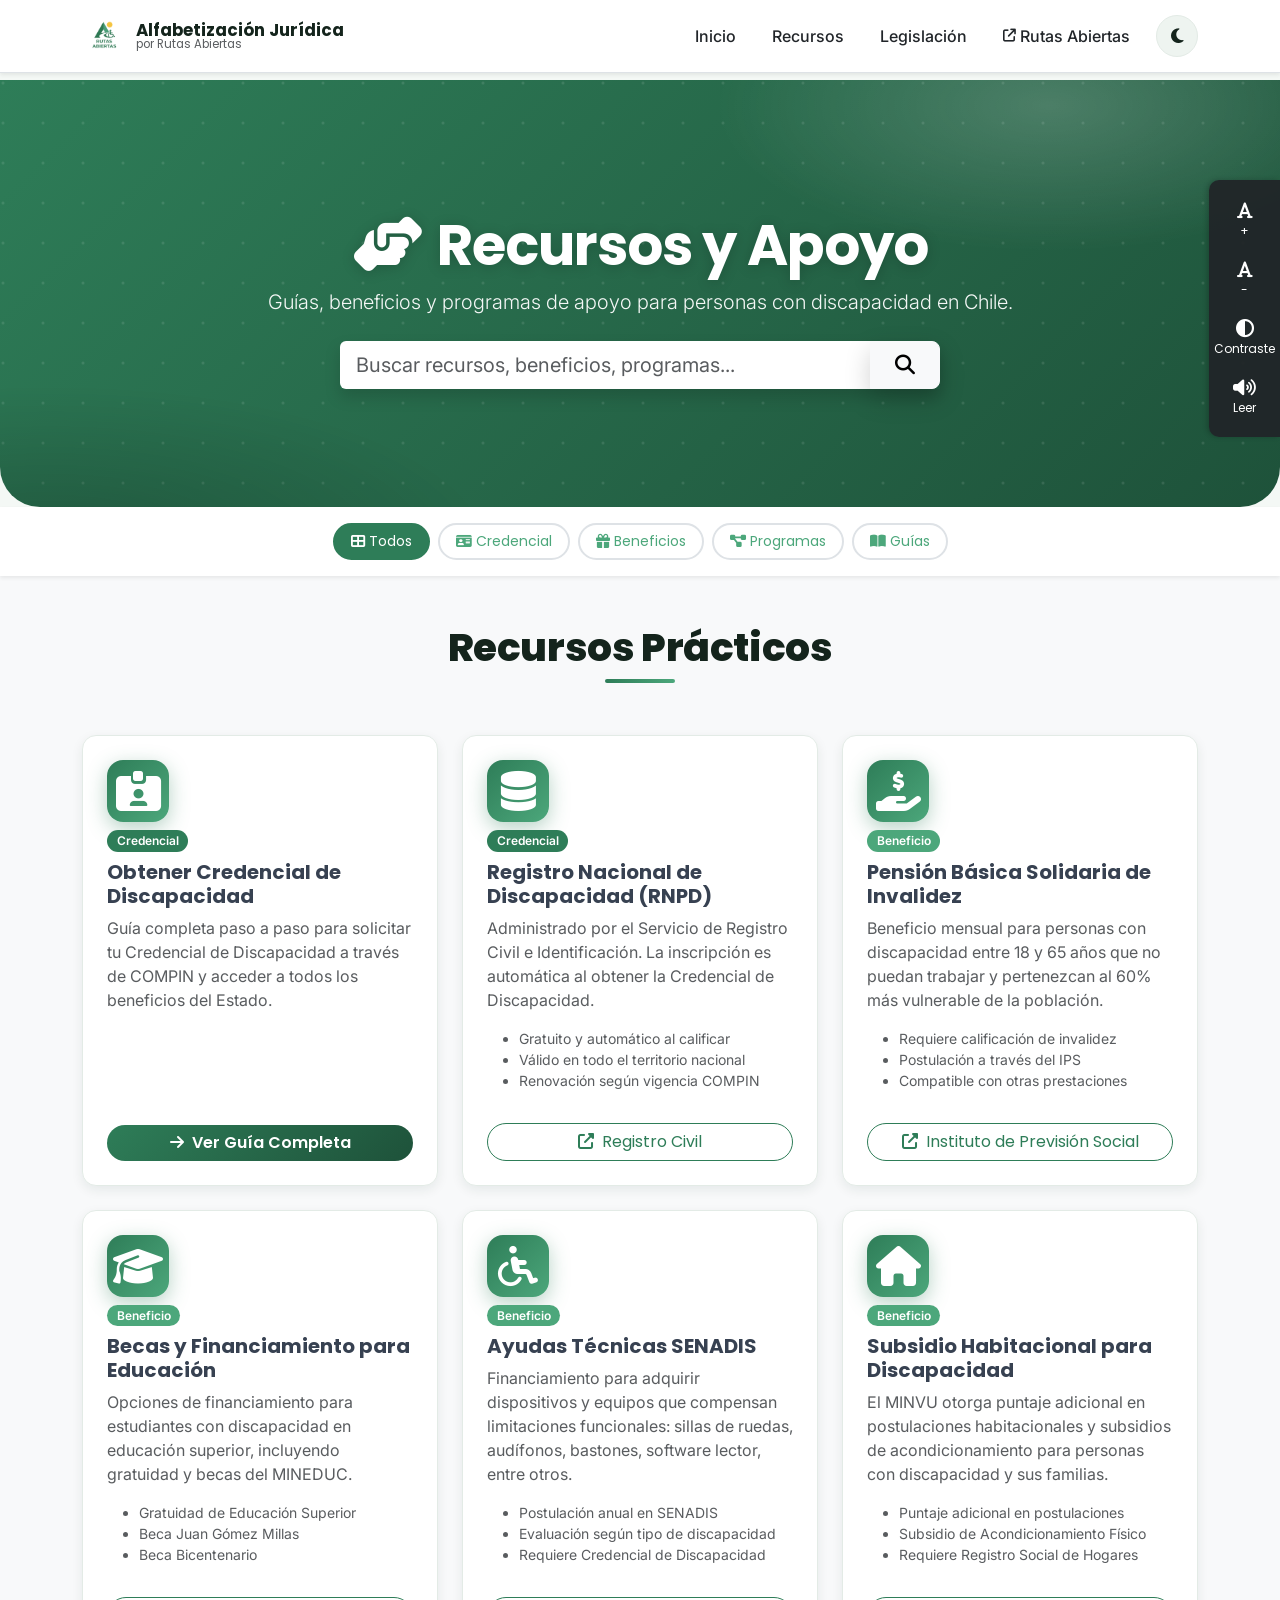
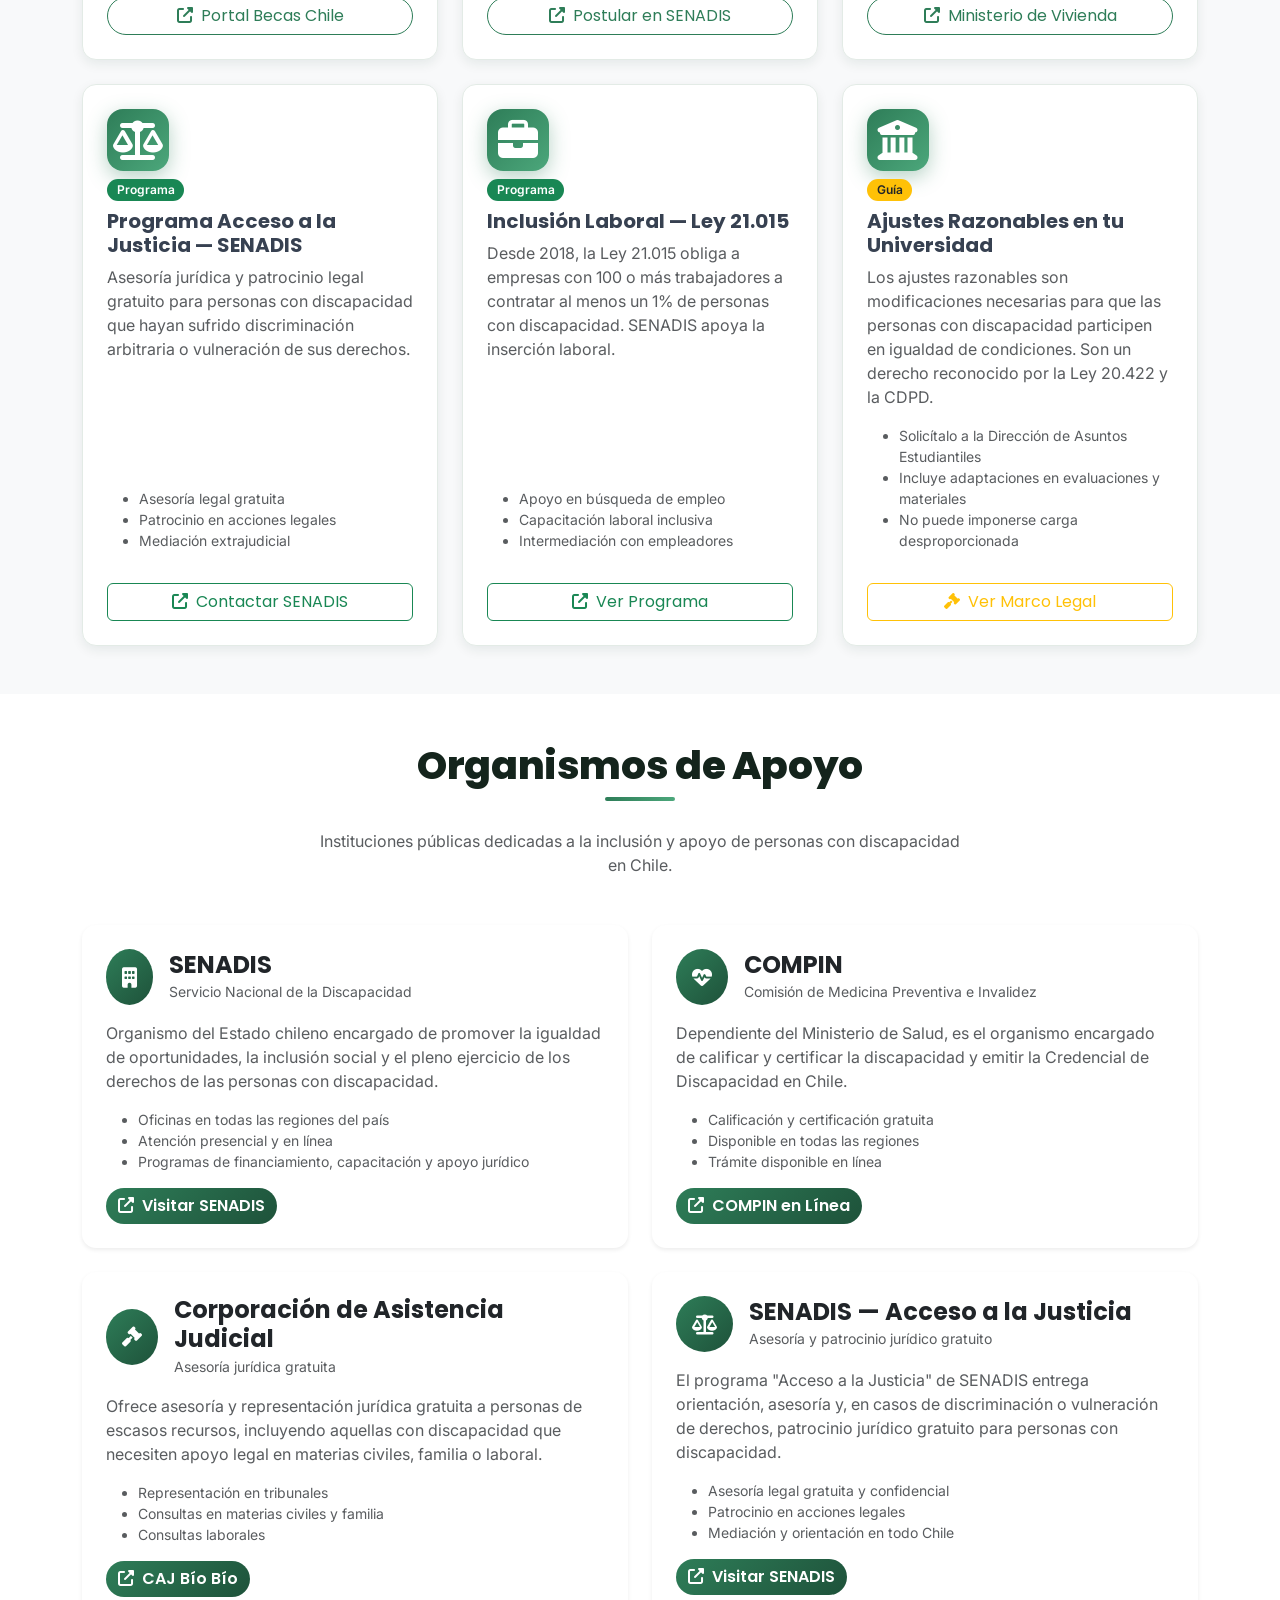
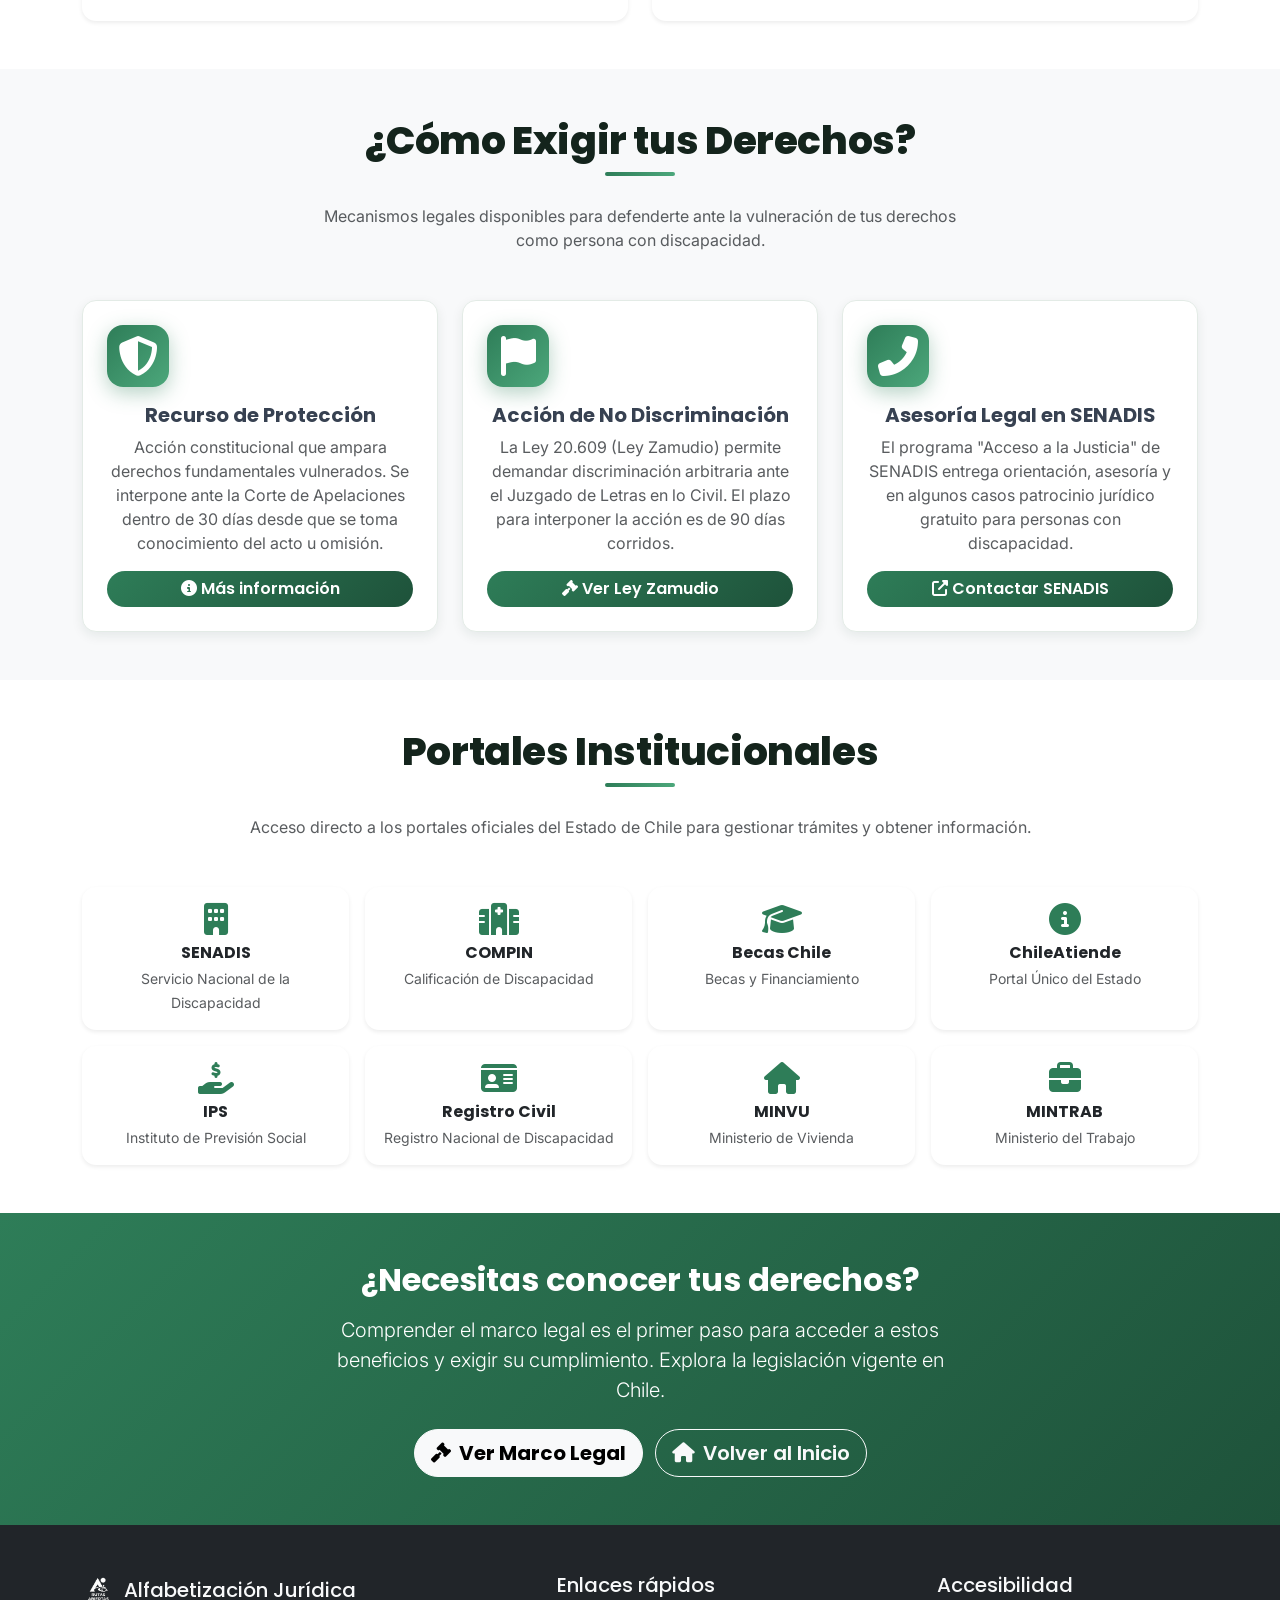
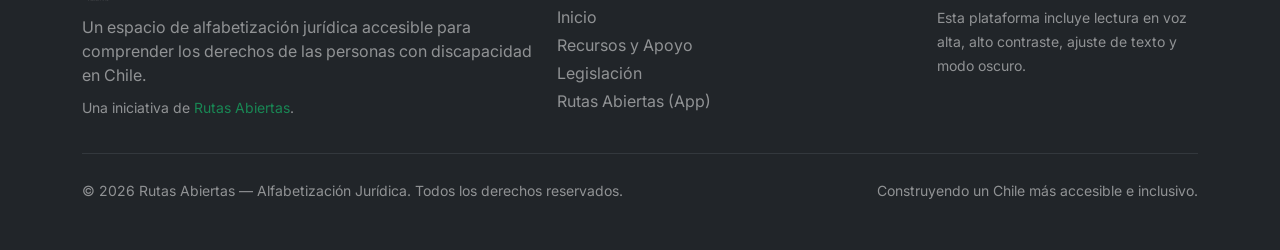
<file: alfabetizacion-juridica/pages/apoyo.html>
<!DOCTYPE html>
<html lang="es" data-theme="light" data-bs-theme="light">
<head>
    <meta charset="UTF-8">
    <link rel="icon" href="../../icons/favicon.ico" sizes="any">
    <meta name="viewport" content="width=device-width, initial-scale=1.0">
    <title>Recursos y Apoyo en Discapacidad, Chile · Rutas Abiertas</title>
    <meta name="description"
        content="Recursos prácticos, organismos de apoyo y portales institucionales para ejercer los derechos de las personas con discapacidad en Chile: guías de trámites, beneficios y canales de denuncia.">
    <link rel="canonical" href="https://rutasabiertas.cl/alfabetizacion-juridica/pages/apoyo.html">
    <meta name="robots" content="index, follow, max-image-preview:large, max-snippet:-1">
    <meta name="author" content="Rutas Abiertas">
    <meta name="theme-color" content="#2E7D58">
    <meta name="color-scheme" content="light dark">

    <!-- ===== Open Graph ===== -->
    <meta property="og:type" content="article">
    <meta property="og:site_name" content="Rutas Abiertas">
    <meta property="og:locale" content="es_CL">
    <meta property="og:url" content="https://rutasabiertas.cl/alfabetizacion-juridica/pages/apoyo.html">
    <meta property="og:title" content="Recursos y Apoyo en Discapacidad, Chile · Rutas Abiertas">
    <meta property="og:description"
        content="Guías de trámites, organismos de apoyo y portales institucionales para ejercer tus derechos en Chile.">
    <meta property="og:image" content="https://rutasabiertas.cl/logo/logo.png">
    <meta property="og:image:alt" content="Logo de Rutas Abiertas">

    <!-- ===== Twitter / X ===== -->
    <meta name="twitter:card" content="summary_large_image">
    <meta name="twitter:title" content="Recursos y Apoyo en Discapacidad, Chile · Rutas Abiertas">
    <meta name="twitter:description"
        content="Guías de trámites, organismos de apoyo y portales institucionales para ejercer tus derechos en Chile.">
    <meta name="twitter:image" content="https://rutasabiertas.cl/logo/logo.png">

    <!-- ===== Datos estructurados ===== -->
    <script type="application/ld+json">
    {
      "@context": "https://schema.org",
      "@type": "WebPage",
      "url": "https://rutasabiertas.cl/alfabetizacion-juridica/pages/apoyo.html",
      "name": "Recursos y Apoyo en Discapacidad, Chile · Rutas Abiertas",
      "description": "Recursos prácticos, organismos de apoyo y portales institucionales sobre discapacidad en Chile.",
      "inLanguage": "es-CL",
      "isPartOf": { "@id": "https://rutasabiertas.cl/#website" },
      "publisher": { "@id": "https://rutasabiertas.cl/#organization" },
      "breadcrumb": {
        "@type": "BreadcrumbList",
        "itemListElement": [
          { "@type": "ListItem", "position": 1, "name": "Inicio", "item": "https://rutasabiertas.cl/" },
          { "@type": "ListItem", "position": 2, "name": "Alfabetización Jurídica", "item": "https://rutasabiertas.cl/alfabetizacion-juridica/" },
          { "@type": "ListItem", "position": 3, "name": "Recursos y Apoyo", "item": "https://rutasabiertas.cl/alfabetizacion-juridica/pages/apoyo.html" }
        ]
      }
    }
    </script>

    <link rel="preconnect" href="https://fonts.googleapis.com">
    <link rel="preconnect" href="https://fonts.gstatic.com" crossorigin>
    <link href="https://fonts.googleapis.com/css2?family=Inter:wght@400;500;600;700&family=Poppins:wght@600;700;800&display=swap" rel="stylesheet">

    <link href="https://cdn.jsdelivr.net/npm/bootstrap@5.3.3/dist/css/bootstrap.min.css" rel="stylesheet">
    <link rel="stylesheet" href="https://cdn.jsdelivr.net/npm/bootstrap-icons@1.11.3/font/bootstrap-icons.min.css">
    <link rel="stylesheet" href="https://cdnjs.cloudflare.com/ajax/libs/font-awesome/6.5.1/css/all.min.css">
    <link rel="stylesheet" href="https://cdnjs.cloudflare.com/ajax/libs/animate.css/4.1.1/animate.min.css">

    <link rel="stylesheet" href="../css/variables.css">
    <link rel="stylesheet" href="../css/common.css">
    <link rel="stylesheet" href="../css/apoyo.css">
    <link rel="stylesheet" href="../components/navbar/navbar.css">
    <link rel="stylesheet" href="../components/accessibility-bar/accessibility-bar.css">
    <link rel="stylesheet" href="../css/high-constrast.css">

    <script src="../js/theme.js"></script>
    <script src="../js/inyectarComponentesApoyo.js"></script>
</head>
<body>
    <a href="#main-content" class="skip-link visually-hidden-focusable">Saltar al contenido principal</a>
    <div id="navbar-container" style="min-height: 80px;"></div>
    <div id="accessibility-bar-container"></div>

    <main id="main-content">

        <!-- ========================
             HERO + BUSCADOR
        ========================= -->
        <section class="hero-section">
            <div class="container text-center">
                <h1 class="display-4 fw-bold animate__animated animate__fadeInDown">
                    <i class="fas fa-hands-helping me-3" aria-hidden="true"></i>Recursos y Apoyo
                </h1>
                <p class="lead animate__animated animate__fadeInUp">
                    Guías, beneficios y programas de apoyo para personas con discapacidad en Chile.
                </p>
                <div class="mt-4 animate__animated animate__fadeInUp animate__delay-1s" style="max-width: 600px; margin: 0 auto;">
                    <div class="input-group input-group-lg shadow">
                        <input type="search" class="form-control border-0 rounded-start" id="searchInput"
                               placeholder="Buscar recursos, beneficios, programas..."
                               aria-label="Buscar recursos">
                        <button class="btn btn-light fw-bold px-4" type="button" id="searchBtn" aria-label="Buscar">
                            <i class="fas fa-search" aria-hidden="true"></i>
                        </button>
                    </div>
                </div>
            </div>
        </section>

        <!-- ========================
             BARRA DE FILTROS
        ========================= -->
        <section class="py-3 bg-white shadow-sm" style="position: sticky; top: 76px; z-index: 1010;">
            <div class="container">
                <div class="d-flex flex-wrap gap-2 justify-content-center" role="group" aria-label="Filtros de recursos">
                    <button type="button" class="btn btn-sm filter-btn active" data-filter="all">
                        <i class="fas fa-th-large me-1" aria-hidden="true"></i>Todos
                    </button>
                    <button type="button" class="btn btn-sm filter-btn" data-filter="credencial">
                        <i class="fas fa-id-card me-1" aria-hidden="true"></i>Credencial
                    </button>
                    <button type="button" class="btn btn-sm filter-btn" data-filter="beneficios">
                        <i class="fas fa-gift me-1" aria-hidden="true"></i>Beneficios
                    </button>
                    <button type="button" class="btn btn-sm filter-btn" data-filter="programas">
                        <i class="fas fa-project-diagram me-1" aria-hidden="true"></i>Programas
                    </button>
                    <button type="button" class="btn btn-sm filter-btn" data-filter="guias">
                        <i class="fas fa-book-open me-1" aria-hidden="true"></i>Guías
                    </button>
                </div>
            </div>
        </section>

        <!-- ========================
             RECURSOS PRÁCTICOS
        ========================= -->
        <section class="py-5 bg-light" id="recursos-practicos">
            <div class="container">
                <h2 class="section-heading text-center">Recursos Prácticos</h2>

                <div class="row g-4 mt-3" id="resources-grid">

                    <!-- Credencial de Discapacidad -->
                    <div class="col-md-6 col-lg-4 resource-item hidden" data-category="credencial guias">
                        <div class="card-ucsc p-4 h-100 d-flex flex-column">
                            <div class="text-primary-color fs-1 mb-2"><i class="fas fa-id-card-alt" aria-hidden="true"></i></div>
                            <span class="badge bg-danger mb-2 align-self-start">Credencial</span>
                            <h5 class="fw-bold">Obtener Credencial de Discapacidad</h5>
                            <p class="flex-grow-1 text-muted">Guía completa paso a paso para solicitar tu Credencial de Discapacidad a través de COMPIN y acceder a todos los beneficios del Estado.</p>
                            <div class="mt-auto pt-3">
                                <button class="btn btn-ucsc w-100" data-bs-toggle="modal" data-bs-target="#credencialModal">
                                    <i class="fas fa-arrow-right me-2" aria-hidden="true"></i>Ver Guía Completa
                                </button>
                            </div>
                        </div>
                    </div>

                    <!-- Registro Nacional -->
                    <div class="col-md-6 col-lg-4 resource-item hidden" data-category="credencial">
                        <div class="card-ucsc p-4 h-100 d-flex flex-column">
                            <div class="text-primary-color fs-1 mb-2"><i class="fas fa-database" aria-hidden="true"></i></div>
                            <span class="badge bg-danger mb-2 align-self-start">Credencial</span>
                            <h5 class="fw-bold">Registro Nacional de Discapacidad (RNPD)</h5>
                            <p class="flex-grow-1 text-muted">Administrado por el Servicio de Registro Civil e Identificación. La inscripción es automática al obtener la Credencial de Discapacidad.</p>
                            <ul class="text-muted small">
                                <li>Gratuito y automático al calificar</li>
                                <li>Válido en todo el territorio nacional</li>
                                <li>Renovación según vigencia COMPIN</li>
                            </ul>
                            <div class="mt-auto pt-3">
                                <a href="https://www.registrocivil.cl" target="_blank" rel="noopener noreferrer" class="btn btn-outline-danger w-100">
                                    <i class="fas fa-external-link-alt me-2" aria-hidden="true"></i>Registro Civil
                                </a>
                            </div>
                        </div>
                    </div>

                    <!-- Pensión Básica Solidaria -->
                    <div class="col-md-6 col-lg-4 resource-item hidden" data-category="beneficios">
                        <div class="card-ucsc p-4 h-100 d-flex flex-column">
                            <div class="text-primary-color fs-1 mb-2"><i class="fas fa-hand-holding-usd" aria-hidden="true"></i></div>
                            <span class="badge bg-primary mb-2 align-self-start">Beneficio</span>
                            <h5 class="fw-bold">Pensión Básica Solidaria de Invalidez</h5>
                            <p class="flex-grow-1 text-muted">Beneficio mensual para personas con discapacidad entre 18 y 65 años que no puedan trabajar y pertenezcan al 60% más vulnerable de la población.</p>
                            <ul class="text-muted small">
                                <li>Requiere calificación de invalidez</li>
                                <li>Postulación a través del IPS</li>
                                <li>Compatible con otras prestaciones</li>
                            </ul>
                            <div class="mt-auto pt-3">
                                <a href="https://www.ips.gob.cl" target="_blank" rel="noopener noreferrer" class="btn btn-outline-primary w-100">
                                    <i class="fas fa-external-link-alt me-2" aria-hidden="true"></i>Instituto de Previsión Social
                                </a>
                            </div>
                        </div>
                    </div>

                    <!-- Becas de Estudio -->
                    <div class="col-md-6 col-lg-4 resource-item hidden" data-category="beneficios">
                        <div class="card-ucsc p-4 h-100 d-flex flex-column">
                            <div class="text-primary-color fs-1 mb-2"><i class="fas fa-graduation-cap" aria-hidden="true"></i></div>
                            <span class="badge bg-primary mb-2 align-self-start">Beneficio</span>
                            <h5 class="fw-bold">Becas y Financiamiento para Educación</h5>
                            <p class="flex-grow-1 text-muted">Opciones de financiamiento para estudiantes con discapacidad en educación superior, incluyendo gratuidad y becas del MINEDUC.</p>
                            <ul class="text-muted small">
                                <li>Gratuidad de Educación Superior</li>
                                <li>Beca Juan Gómez Millas</li>
                                <li>Beca Bicentenario</li>
                            </ul>
                            <div class="mt-auto pt-3">
                                <a href="https://portal.becasychile.cl" target="_blank" rel="noopener noreferrer" class="btn btn-outline-primary w-100">
                                    <i class="fas fa-external-link-alt me-2" aria-hidden="true"></i>Portal Becas Chile
                                </a>
                            </div>
                        </div>
                    </div>

                    <!-- Ayudas Técnicas -->
                    <div class="col-md-6 col-lg-4 resource-item hidden" data-category="beneficios">
                        <div class="card-ucsc p-4 h-100 d-flex flex-column">
                            <div class="text-primary-color fs-1 mb-2"><i class="fas fa-wheelchair" aria-hidden="true"></i></div>
                            <span class="badge bg-primary mb-2 align-self-start">Beneficio</span>
                            <h5 class="fw-bold">Ayudas Técnicas SENADIS</h5>
                            <p class="flex-grow-1 text-muted">Financiamiento para adquirir dispositivos y equipos que compensan limitaciones funcionales: sillas de ruedas, audífonos, bastones, software lector, entre otros.</p>
                            <ul class="text-muted small">
                                <li>Postulación anual en SENADIS</li>
                                <li>Evaluación según tipo de discapacidad</li>
                                <li>Requiere Credencial de Discapacidad</li>
                            </ul>
                            <div class="mt-auto pt-3">
                                <a href="https://www.senadis.gob.cl" target="_blank" rel="noopener noreferrer" class="btn btn-outline-primary w-100">
                                    <i class="fas fa-external-link-alt me-2" aria-hidden="true"></i>Postular en SENADIS
                                </a>
                            </div>
                        </div>
                    </div>

                    <!-- Subsidio Habitacional -->
                    <div class="col-md-6 col-lg-4 resource-item hidden" data-category="beneficios">
                        <div class="card-ucsc p-4 h-100 d-flex flex-column">
                            <div class="text-primary-color fs-1 mb-2"><i class="fas fa-home" aria-hidden="true"></i></div>
                            <span class="badge bg-primary mb-2 align-self-start">Beneficio</span>
                            <h5 class="fw-bold">Subsidio Habitacional para Discapacidad</h5>
                            <p class="flex-grow-1 text-muted">El MINVU otorga puntaje adicional en postulaciones habitacionales y subsidios de acondicionamiento para personas con discapacidad y sus familias.</p>
                            <ul class="text-muted small">
                                <li>Puntaje adicional en postulaciones</li>
                                <li>Subsidio de Acondicionamiento Físico</li>
                                <li>Requiere Registro Social de Hogares</li>
                            </ul>
                            <div class="mt-auto pt-3">
                                <a href="https://www.minvu.gob.cl" target="_blank" rel="noopener noreferrer" class="btn btn-outline-primary w-100">
                                    <i class="fas fa-external-link-alt me-2" aria-hidden="true"></i>Ministerio de Vivienda
                                </a>
                            </div>
                        </div>
                    </div>

                    <!-- Acceso a la Justicia -->
                    <div class="col-md-6 col-lg-4 resource-item hidden" data-category="programas">
                        <div class="card-ucsc p-4 h-100 d-flex flex-column">
                            <div class="text-primary-color fs-1 mb-2"><i class="fas fa-balance-scale" aria-hidden="true"></i></div>
                            <span class="badge bg-success mb-2 align-self-start">Programa</span>
                            <h5 class="fw-bold">Programa Acceso a la Justicia — SENADIS</h5>
                            <p class="flex-grow-1 text-muted">Asesoría jurídica y patrocinio legal gratuito para personas con discapacidad que hayan sufrido discriminación arbitraria o vulneración de sus derechos.</p>
                            <ul class="text-muted small">
                                <li>Asesoría legal gratuita</li>
                                <li>Patrocinio en acciones legales</li>
                                <li>Mediación extrajudicial</li>
                            </ul>
                            <div class="mt-auto pt-3">
                                <a href="https://www.senadis.gob.cl" target="_blank" rel="noopener noreferrer" class="btn btn-outline-success w-100">
                                    <i class="fas fa-external-link-alt me-2" aria-hidden="true"></i>Contactar SENADIS
                                </a>
                            </div>
                        </div>
                    </div>

                    <!-- Inclusión Laboral -->
                    <div class="col-md-6 col-lg-4 resource-item hidden" data-category="programas">
                        <div class="card-ucsc p-4 h-100 d-flex flex-column">
                            <div class="text-primary-color fs-1 mb-2"><i class="fas fa-briefcase" aria-hidden="true"></i></div>
                            <span class="badge bg-success mb-2 align-self-start">Programa</span>
                            <h5 class="fw-bold">Inclusión Laboral — Ley 21.015</h5>
                            <p class="flex-grow-1 text-muted">Desde 2018, la Ley 21.015 obliga a empresas con 100 o más trabajadores a contratar al menos un 1% de personas con discapacidad. SENADIS apoya la inserción laboral.</p>
                            <ul class="text-muted small">
                                <li>Apoyo en búsqueda de empleo</li>
                                <li>Capacitación laboral inclusiva</li>
                                <li>Intermediación con empleadores</li>
                            </ul>
                            <div class="mt-auto pt-3">
                                <a href="https://www.senadis.gob.cl" target="_blank" rel="noopener noreferrer" class="btn btn-outline-success w-100">
                                    <i class="fas fa-external-link-alt me-2" aria-hidden="true"></i>Ver Programa
                                </a>
                            </div>
                        </div>
                    </div>

                    <!-- Ajustes Razonables en Universidad -->
                    <div class="col-md-6 col-lg-4 resource-item hidden" data-category="guias">
                        <div class="card-ucsc p-4 h-100 d-flex flex-column">
                            <div class="text-primary-color fs-1 mb-2"><i class="fas fa-university" aria-hidden="true"></i></div>
                            <span class="badge bg-warning text-dark mb-2 align-self-start">Guía</span>
                            <h5 class="fw-bold">Ajustes Razonables en tu Universidad</h5>
                            <p class="flex-grow-1 text-muted">Los ajustes razonables son modificaciones necesarias para que las personas con discapacidad participen en igualdad de condiciones. Son un derecho reconocido por la Ley 20.422 y la CDPD.</p>
                            <ul class="text-muted small">
                                <li>Solicítalo a la Dirección de Asuntos Estudiantiles</li>
                                <li>Incluye adaptaciones en evaluaciones y materiales</li>
                                <li>No puede imponerse carga desproporcionada</li>
                            </ul>
                            <div class="mt-auto pt-3">
                                <a href="legislacion.html#ley-20422" class="btn btn-outline-warning w-100">
                                    <i class="fas fa-gavel me-2" aria-hidden="true"></i>Ver Marco Legal
                                </a>
                            </div>
                        </div>
                    </div>

                </div>

                <!-- Mensaje sin resultados -->
                <div id="no-results" class="text-center py-5 d-none">
                    <i class="fas fa-search fa-3x text-muted mb-3"></i>
                    <p class="lead text-muted">No se encontraron recursos que coincidan con tu búsqueda.</p>
                    <button class="btn btn-outline-secondary" id="clearSearch">
                        <i class="fas fa-times me-1"></i>Limpiar búsqueda
                    </button>
                </div>
            </div>
        </section>

        <!-- ========================
             ORGANISMOS DE APOYO
        ========================= -->
        <section class="py-5 bg-white" id="programas-apoyo">
            <div class="container">
                <h2 class="section-heading text-center">Organismos de Apoyo</h2>
                <p class="text-center text-muted mb-5 col-lg-7 mx-auto">Instituciones públicas dedicadas a la inclusión y apoyo de personas con discapacidad en Chile.</p>

                <div class="row g-4">
                    <div class="col-md-6 hidden">
                        <div class="card border-0 shadow-sm h-100">
                            <div class="card-body p-4">
                                <div class="d-flex align-items-center mb-3">
                                    <div class="rounded-circle p-3 me-3 background-primary-color">
                                        <i class="fas fa-building text-white fa-lg" aria-hidden="true"></i>
                                    </div>
                                    <div>
                                        <h4 class="mb-0 fw-bold">SENADIS</h4>
                                        <small class="text-muted">Servicio Nacional de la Discapacidad</small>
                                    </div>
                                </div>
                                <p class="text-muted">Organismo del Estado chileno encargado de promover la igualdad de oportunidades, la inclusión social y el pleno ejercicio de los derechos de las personas con discapacidad.</p>
                                <ul class="text-muted small mb-3">
                                    <li>Oficinas en todas las regiones del país</li>
                                    <li>Atención presencial y en línea</li>
                                    <li>Programas de financiamiento, capacitación y apoyo jurídico</li>
                                </ul>
                                <a href="https://www.senadis.gob.cl" target="_blank" rel="noopener noreferrer" class="btn btn-ucsc">
                                    <i class="fas fa-external-link-alt me-2" aria-hidden="true"></i>Visitar SENADIS
                                </a>
                            </div>
                        </div>
                    </div>

                    <div class="col-md-6 hidden">
                        <div class="card border-0 shadow-sm h-100">
                            <div class="card-body p-4">
                                <div class="d-flex align-items-center mb-3">
                                    <div class="rounded-circle p-3 me-3 background-primary-color">
                                        <i class="fas fa-heartbeat text-white fa-lg" aria-hidden="true"></i>
                                    </div>
                                    <div>
                                        <h4 class="mb-0 fw-bold">COMPIN</h4>
                                        <small class="text-muted">Comisión de Medicina Preventiva e Invalidez</small>
                                    </div>
                                </div>
                                <p class="text-muted">Dependiente del Ministerio de Salud, es el organismo encargado de calificar y certificar la discapacidad y emitir la Credencial de Discapacidad en Chile.</p>
                                <ul class="text-muted small mb-3">
                                    <li>Calificación y certificación gratuita</li>
                                    <li>Disponible en todas las regiones</li>
                                    <li>Trámite disponible en línea</li>
                                </ul>
                                <a href="https://compin.cerofilas.gob.cl" target="_blank" rel="noopener noreferrer" class="btn btn-ucsc">
                                    <i class="fas fa-external-link-alt me-2" aria-hidden="true"></i>COMPIN en Línea
                                </a>
                            </div>
                        </div>
                    </div>

                    <div class="col-md-6 hidden">
                        <div class="card border-0 shadow-sm h-100">
                            <div class="card-body p-4">
                                <div class="d-flex align-items-center mb-3">
                                    <div class="rounded-circle p-3 me-3 background-primary-color">
                                        <i class="fas fa-gavel text-white fa-lg" aria-hidden="true"></i>
                                    </div>
                                    <div>
                                        <h4 class="mb-0 fw-bold">Corporación de Asistencia Judicial</h4>
                                        <small class="text-muted">Asesoría jurídica gratuita</small>
                                    </div>
                                </div>
                                <p class="text-muted">Ofrece asesoría y representación jurídica gratuita a personas de escasos recursos, incluyendo aquellas con discapacidad que necesiten apoyo legal en materias civiles, familia o laboral.</p>
                                <ul class="text-muted small mb-3">
                                    <li>Representación en tribunales</li>
                                    <li>Consultas en materias civiles y familia</li>
                                    <li>Consultas laborales</li>
                                </ul>
                                <a href="https://cajbiobio.cl" target="_blank" rel="noopener noreferrer" class="btn btn-ucsc">
                                    <i class="fas fa-external-link-alt me-2" aria-hidden="true"></i>CAJ Bío Bío
                                </a>
                            </div>
                        </div>
                    </div>

                    <div class="col-md-6 hidden">
                        <div class="card border-0 shadow-sm h-100">
                            <div class="card-body p-4">
                                <div class="d-flex align-items-center mb-3">
                                    <div class="rounded-circle p-3 me-3 background-primary-color">
                                        <i class="fas fa-balance-scale text-white fa-lg" aria-hidden="true"></i>
                                    </div>
                                    <div>
                                        <h4 class="mb-0 fw-bold">SENADIS — Acceso a la Justicia</h4>
                                        <small class="text-muted">Asesoría y patrocinio jurídico gratuito</small>
                                    </div>
                                </div>
                                <p class="text-muted">El programa "Acceso a la Justicia" de SENADIS entrega orientación, asesoría y, en casos de discriminación o vulneración de derechos, patrocinio jurídico gratuito para personas con discapacidad.</p>
                                <ul class="text-muted small mb-3">
                                    <li>Asesoría legal gratuita y confidencial</li>
                                    <li>Patrocinio en acciones legales</li>
                                    <li>Mediación y orientación en todo Chile</li>
                                </ul>
                                <a href="https://www.senadis.gob.cl" target="_blank" rel="noopener noreferrer" class="btn btn-ucsc">
                                    <i class="fas fa-external-link-alt me-2" aria-hidden="true"></i>Visitar SENADIS
                                </a>
                            </div>
                        </div>
                    </div>
                </div>
            </div>
        </section>

        <!-- ========================
             CÓMO EXIGIR TUS DERECHOS
        ========================= -->
        <section class="py-5 bg-light">
            <div class="container">
                <h2 class="section-heading text-center">¿Cómo Exigir tus Derechos?</h2>
                <p class="text-center text-muted mb-5 col-lg-7 mx-auto">Mecanismos legales disponibles para defenderte ante la vulneración de tus derechos como persona con discapacidad.</p>

                <div class="row g-4">
                    <div class="col-md-4 hidden">
                        <div class="card-ucsc p-4 h-100 text-center d-flex flex-column">
                            <div class="text-primary-color fs-1 mb-3"><i class="fas fa-shield-alt" aria-hidden="true"></i></div>
                            <h5 class="fw-bold">Recurso de Protección</h5>
                            <p class="text-muted flex-grow-1">Acción constitucional que ampara derechos fundamentales vulnerados. Se interpone ante la Corte de Apelaciones dentro de 30 días desde que se toma conocimiento del acto u omisión.</p>
                            <a href="legislacion.html" class="btn btn-ucsc mt-auto">
                                <i class="fas fa-info-circle me-1" aria-hidden="true"></i>Más información
                            </a>
                        </div>
                    </div>
                    <div class="col-md-4 hidden">
                        <div class="card-ucsc p-4 h-100 text-center d-flex flex-column">
                            <div class="text-primary-color fs-1 mb-3"><i class="fas fa-flag" aria-hidden="true"></i></div>
                            <h5 class="fw-bold">Acción de No Discriminación</h5>
                            <p class="text-muted flex-grow-1">La Ley 20.609 (Ley Zamudio) permite demandar discriminación arbitraria ante el Juzgado de Letras en lo Civil. El plazo para interponer la acción es de 90 días corridos.</p>
                            <a href="legislacion.html#ley-20609" class="btn btn-ucsc mt-auto">
                                <i class="fas fa-gavel me-1" aria-hidden="true"></i>Ver Ley Zamudio
                            </a>
                        </div>
                    </div>
                    <div class="col-md-4 hidden">
                        <div class="card-ucsc p-4 h-100 text-center d-flex flex-column">
                            <div class="text-primary-color fs-1 mb-3"><i class="fas fa-phone-alt" aria-hidden="true"></i></div>
                            <h5 class="fw-bold">Asesoría Legal en SENADIS</h5>
                            <p class="text-muted flex-grow-1">El programa "Acceso a la Justicia" de SENADIS entrega orientación, asesoría y en algunos casos patrocinio jurídico gratuito para personas con discapacidad.</p>
                            <a href="https://www.senadis.gob.cl" target="_blank" rel="noopener noreferrer" class="btn btn-ucsc mt-auto">
                                <i class="fas fa-external-link-alt me-1" aria-hidden="true"></i>Contactar SENADIS
                            </a>
                        </div>
                    </div>
                </div>
            </div>
        </section>

        <!-- ========================
             ENLACES INSTITUCIONALES
        ========================= -->
        <section class="py-5 bg-white" id="enlaces-utiles">
            <div class="container">
                <h2 class="section-heading text-center">Portales Institucionales</h2>
                <p class="text-center text-muted mb-5">Acceso directo a los portales oficiales del Estado de Chile para gestionar trámites y obtener información.</p>

                <div class="row g-3">
                    <div class="col-6 col-sm-4 col-lg-3 hidden">
                        <a href="https://www.senadis.gob.cl" target="_blank" rel="noopener noreferrer" class="card border-0 shadow-sm text-decoration-none text-dark institution-link h-100">
                            <div class="card-body p-3 text-center">
                                <i class="fas fa-building text-primary-color fs-2 mb-2" aria-hidden="true"></i>
                                <h6 class="fw-bold mb-1">SENADIS</h6>
                                <small class="text-muted">Servicio Nacional de la Discapacidad</small>
                            </div>
                        </a>
                    </div>
                    <div class="col-6 col-sm-4 col-lg-3 hidden">
                        <a href="https://compin.cerofilas.gob.cl" target="_blank" rel="noopener noreferrer" class="card border-0 shadow-sm text-decoration-none text-dark institution-link h-100">
                            <div class="card-body p-3 text-center">
                                <i class="fas fa-hospital text-primary-color fs-2 mb-2" aria-hidden="true"></i>
                                <h6 class="fw-bold mb-1">COMPIN</h6>
                                <small class="text-muted">Calificación de Discapacidad</small>
                            </div>
                        </a>
                    </div>
                    <div class="col-6 col-sm-4 col-lg-3 hidden">
                        <a href="https://portal.becasychile.cl" target="_blank" rel="noopener noreferrer" class="card border-0 shadow-sm text-decoration-none text-dark institution-link h-100">
                            <div class="card-body p-3 text-center">
                                <i class="fas fa-graduation-cap text-primary-color fs-2 mb-2" aria-hidden="true"></i>
                                <h6 class="fw-bold mb-1">Becas Chile</h6>
                                <small class="text-muted">Becas y Financiamiento</small>
                            </div>
                        </a>
                    </div>
                    <div class="col-6 col-sm-4 col-lg-3 hidden">
                        <a href="https://www.chileatiende.gob.cl" target="_blank" rel="noopener noreferrer" class="card border-0 shadow-sm text-decoration-none text-dark institution-link h-100">
                            <div class="card-body p-3 text-center">
                                <i class="fas fa-info-circle text-primary-color fs-2 mb-2" aria-hidden="true"></i>
                                <h6 class="fw-bold mb-1">ChileAtiende</h6>
                                <small class="text-muted">Portal Único del Estado</small>
                            </div>
                        </a>
                    </div>
                    <div class="col-6 col-sm-4 col-lg-3 hidden">
                        <a href="https://www.ips.gob.cl" target="_blank" rel="noopener noreferrer" class="card border-0 shadow-sm text-decoration-none text-dark institution-link h-100">
                            <div class="card-body p-3 text-center">
                                <i class="fas fa-hand-holding-usd text-primary-color fs-2 mb-2" aria-hidden="true"></i>
                                <h6 class="fw-bold mb-1">IPS</h6>
                                <small class="text-muted">Instituto de Previsión Social</small>
                            </div>
                        </a>
                    </div>
                    <div class="col-6 col-sm-4 col-lg-3 hidden">
                        <a href="https://www.registrocivil.cl" target="_blank" rel="noopener noreferrer" class="card border-0 shadow-sm text-decoration-none text-dark institution-link h-100">
                            <div class="card-body p-3 text-center">
                                <i class="fas fa-id-card text-primary-color fs-2 mb-2" aria-hidden="true"></i>
                                <h6 class="fw-bold mb-1">Registro Civil</h6>
                                <small class="text-muted">Registro Nacional de Discapacidad</small>
                            </div>
                        </a>
                    </div>
                    <div class="col-6 col-sm-4 col-lg-3 hidden">
                        <a href="https://www.minvu.gob.cl" target="_blank" rel="noopener noreferrer" class="card border-0 shadow-sm text-decoration-none text-dark institution-link h-100">
                            <div class="card-body p-3 text-center">
                                <i class="fas fa-home text-primary-color fs-2 mb-2" aria-hidden="true"></i>
                                <h6 class="fw-bold mb-1">MINVU</h6>
                                <small class="text-muted">Ministerio de Vivienda</small>
                            </div>
                        </a>
                    </div>
                    <div class="col-6 col-sm-4 col-lg-3 hidden">
                        <a href="https://www.mintrab.gob.cl" target="_blank" rel="noopener noreferrer" class="card border-0 shadow-sm text-decoration-none text-dark institution-link h-100">
                            <div class="card-body p-3 text-center">
                                <i class="fas fa-briefcase text-primary-color fs-2 mb-2" aria-hidden="true"></i>
                                <h6 class="fw-bold mb-1">MINTRAB</h6>
                                <small class="text-muted">Ministerio del Trabajo</small>
                            </div>
                        </a>
                    </div>
                </div>
            </div>
        </section>

        <!-- CTA -->
        <section class="py-5 background-primary-color text-white text-center">
            <div class="container">
                <h2 class="fw-bold mb-3">¿Necesitas conocer tus derechos?</h2>
                <p class="lead mb-4 col-lg-7 mx-auto">Comprender el marco legal es el primer paso para acceder a estos
                    beneficios y exigir su cumplimiento. Explora la legislación vigente en Chile.</p>
                <a href="legislacion.html" class="btn btn-light btn-lg fw-bold me-2">
                    <i class="fas fa-gavel me-2" aria-hidden="true"></i>Ver Marco Legal
                </a>
                <a href="../index.html" class="btn btn-outline-light btn-lg">
                    <i class="fas fa-home me-2" aria-hidden="true"></i>Volver al Inicio
                </a>
            </div>
        </section>

    </main>

    <div id="footer-container" style="min-height: 200px;"></div>
    <div id="modal-guia"></div>

    <script src="https://cdn.jsdelivr.net/npm/bootstrap@5.3.3/dist/js/bootstrap.bundle.min.js"></script>
    <script src="../js/apoyo.js"></script>
    <script src="../js/accessibility-bar.js"></script>
</body>
</html>
</file>
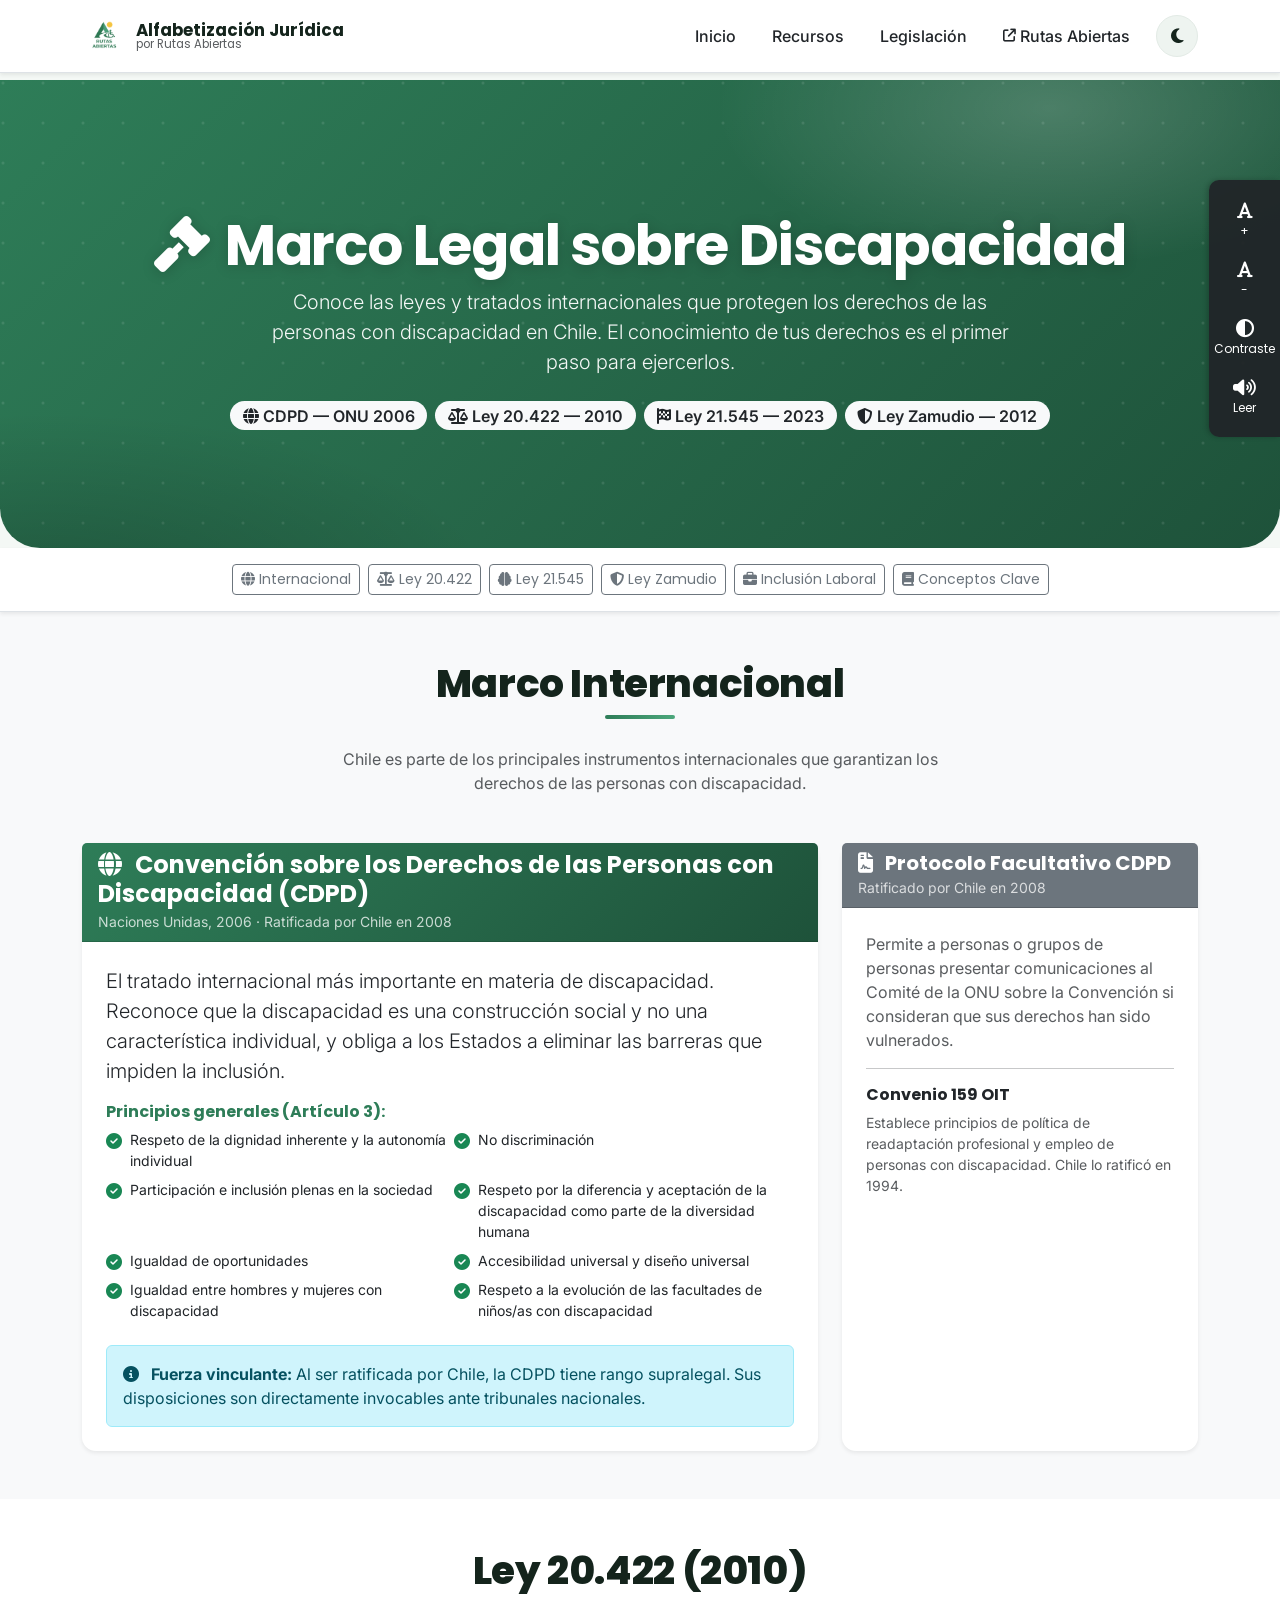
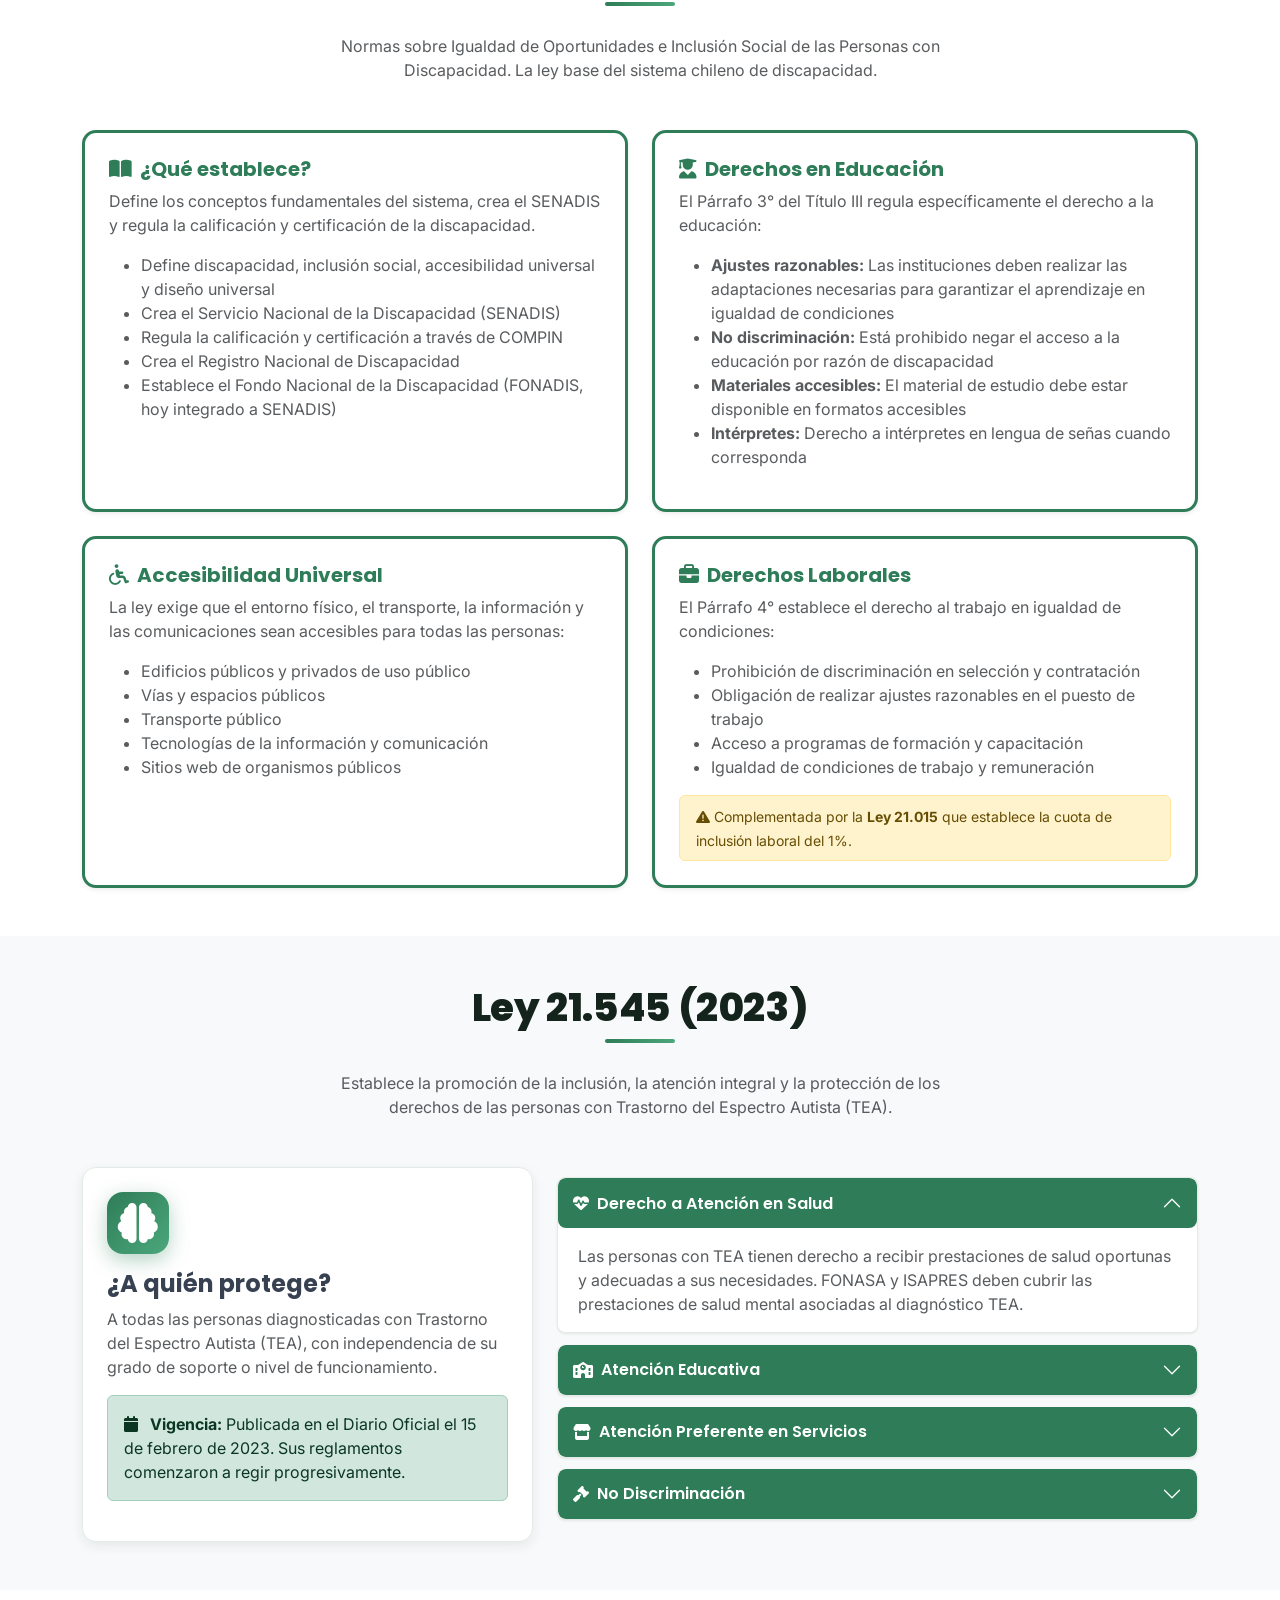
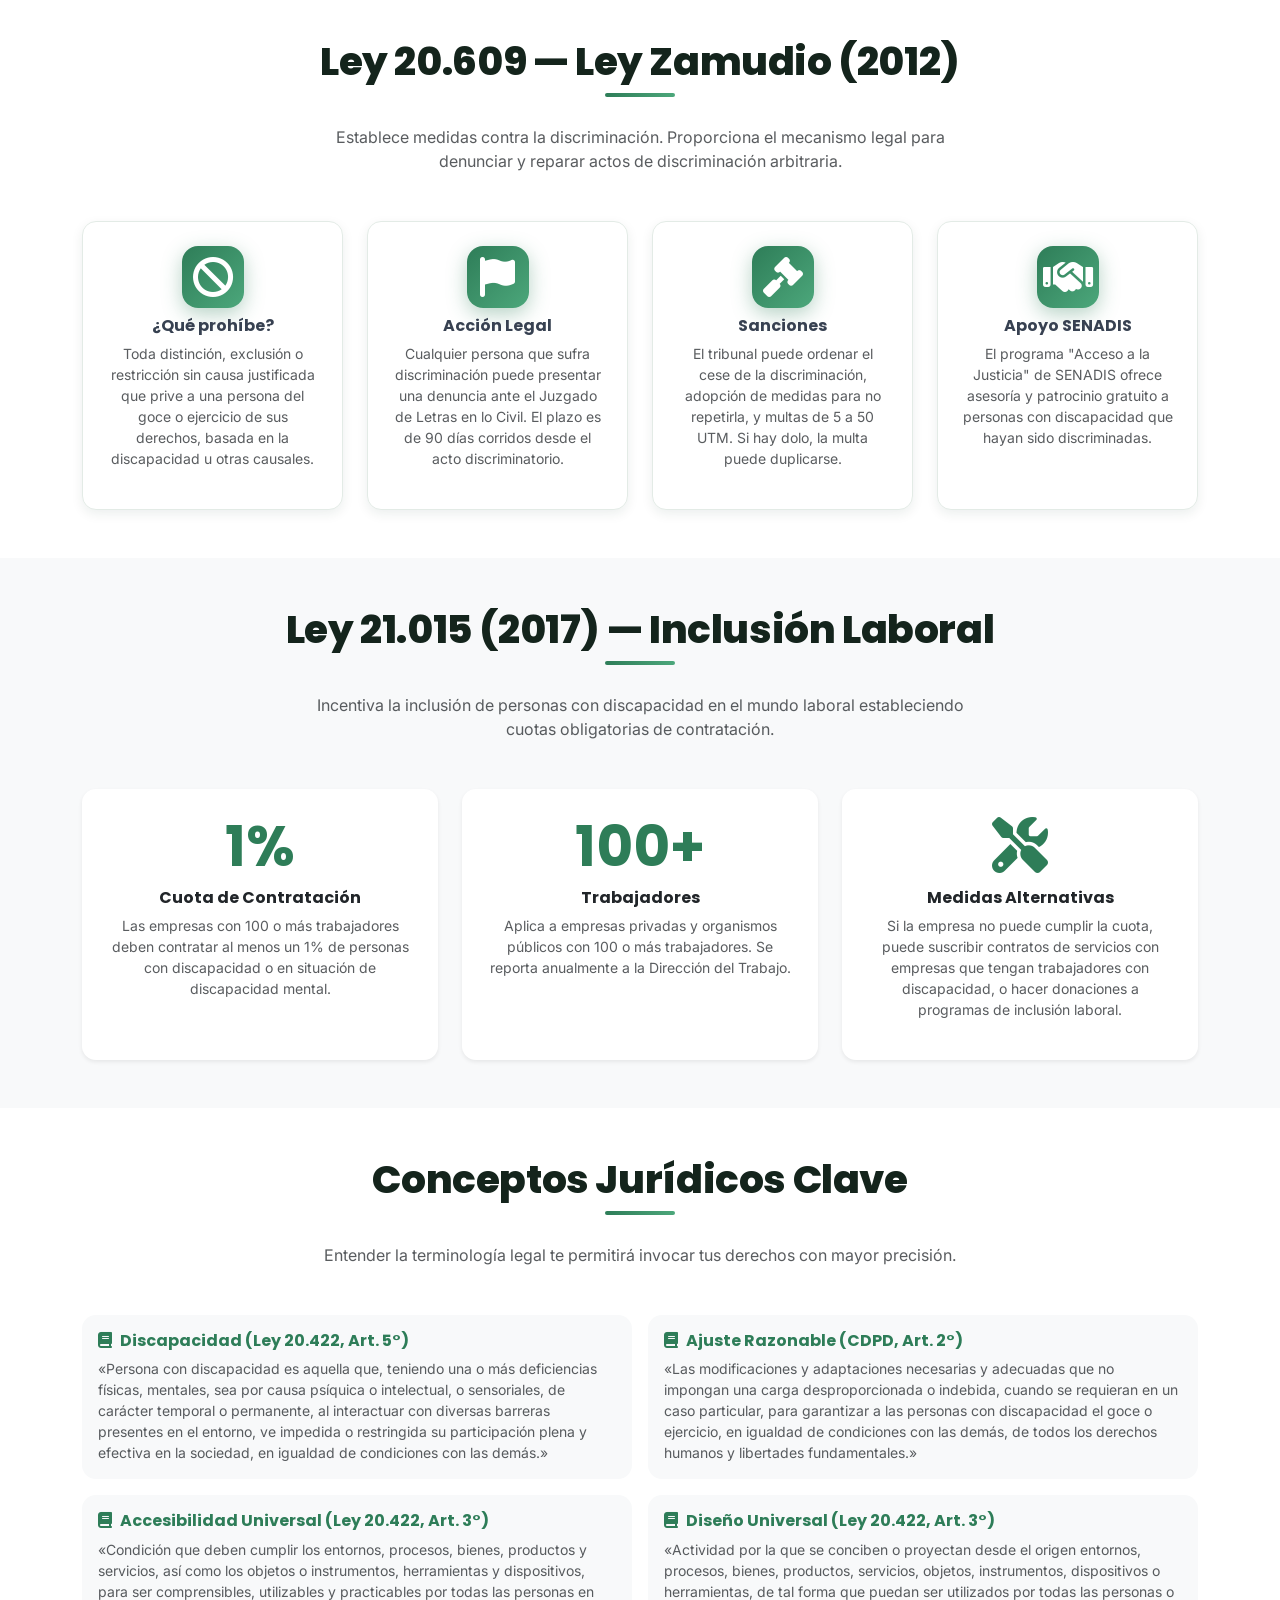
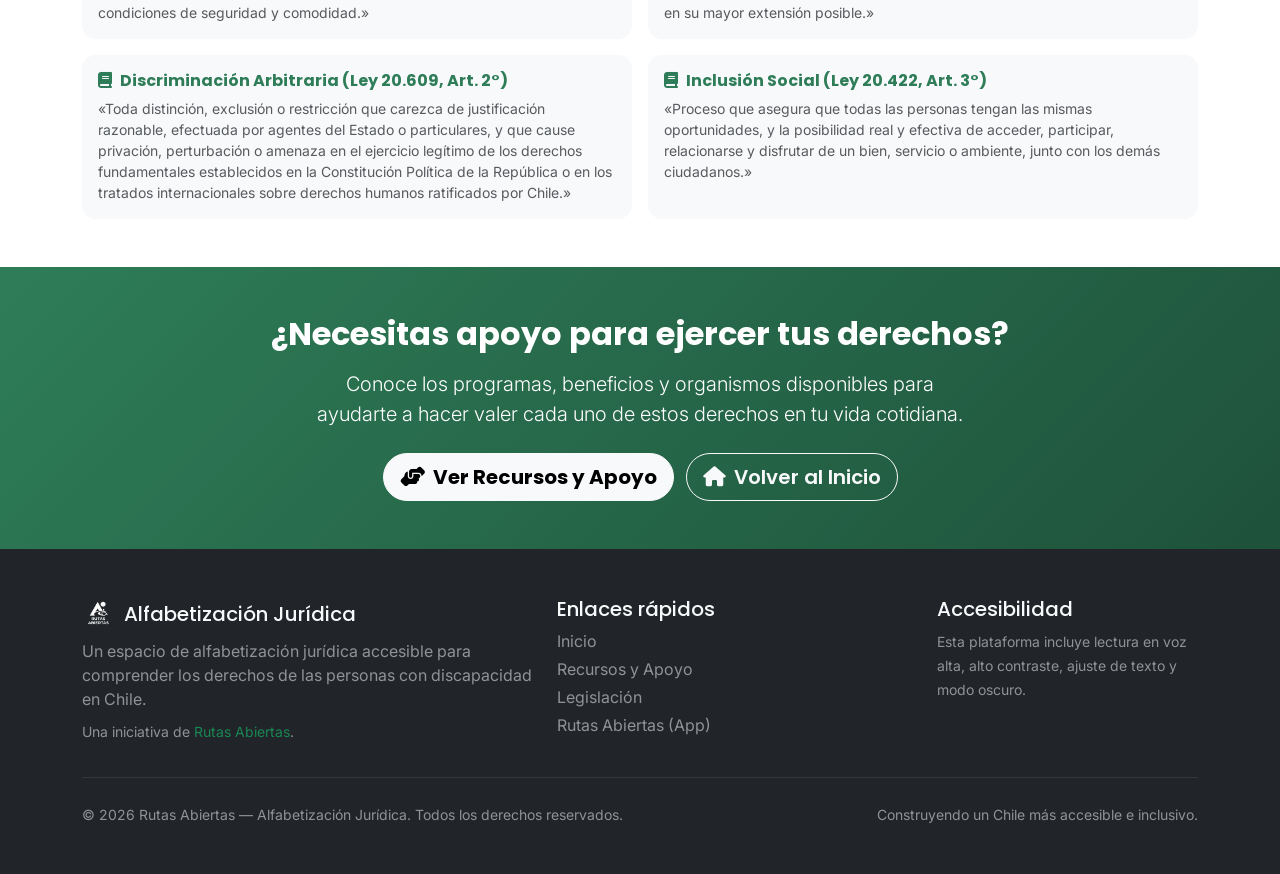
<file: alfabetizacion-juridica/pages/legislacion.html>
<!DOCTYPE html>
<html lang="es" data-theme="light" data-bs-theme="light">
<head>
    <meta charset="UTF-8">
    <link rel="icon" href="../../icons/favicon.ico" sizes="any">
    <meta name="viewport" content="width=device-width, initial-scale=1.0">
    <title>Marco Legal de Discapacidad en Chile · Rutas Abiertas</title>
    <meta name="description"
        content="Marco legal de la discapacidad en Chile explicado en lenguaje claro: CDPD, Ley 20.422, Ley 21.545 (TEA), Ley 20.609 (Zamudio), Ley 21.015 de inclusión laboral y conceptos jurídicos clave.">
    <link rel="canonical" href="https://rutasabiertas.cl/alfabetizacion-juridica/pages/legislacion.html">
    <meta name="robots" content="index, follow, max-image-preview:large, max-snippet:-1">
    <meta name="author" content="Rutas Abiertas">
    <meta name="theme-color" content="#2E7D58">
    <meta name="color-scheme" content="light dark">

    <!-- ===== Open Graph ===== -->
    <meta property="og:type" content="article">
    <meta property="og:site_name" content="Rutas Abiertas">
    <meta property="og:locale" content="es_CL">
    <meta property="og:url" content="https://rutasabiertas.cl/alfabetizacion-juridica/pages/legislacion.html">
    <meta property="og:title" content="Marco Legal de Discapacidad en Chile · Rutas Abiertas">
    <meta property="og:description"
        content="CDPD, Ley 20.422, Ley 21.545, Ley 20.609 y Ley 21.015 explicadas en lenguaje claro y accesible.">
    <meta property="og:image" content="https://rutasabiertas.cl/logo/logo.png">
    <meta property="og:image:alt" content="Logo de Rutas Abiertas">

    <!-- ===== Twitter / X ===== -->
    <meta name="twitter:card" content="summary_large_image">
    <meta name="twitter:title" content="Marco Legal de Discapacidad en Chile · Rutas Abiertas">
    <meta name="twitter:description"
        content="CDPD, Ley 20.422, Ley 21.545, Ley 20.609 y Ley 21.015 explicadas en lenguaje claro y accesible.">
    <meta name="twitter:image" content="https://rutasabiertas.cl/logo/logo.png">

    <!-- ===== Datos estructurados ===== -->
    <script type="application/ld+json">
    {
      "@context": "https://schema.org",
      "@type": "WebPage",
      "url": "https://rutasabiertas.cl/alfabetizacion-juridica/pages/legislacion.html",
      "name": "Marco Legal de Discapacidad en Chile · Rutas Abiertas",
      "description": "Marco legal de la discapacidad en Chile explicado en lenguaje claro.",
      "inLanguage": "es-CL",
      "isPartOf": { "@id": "https://rutasabiertas.cl/#website" },
      "publisher": { "@id": "https://rutasabiertas.cl/#organization" },
      "breadcrumb": {
        "@type": "BreadcrumbList",
        "itemListElement": [
          { "@type": "ListItem", "position": 1, "name": "Inicio", "item": "https://rutasabiertas.cl/" },
          { "@type": "ListItem", "position": 2, "name": "Alfabetización Jurídica", "item": "https://rutasabiertas.cl/alfabetizacion-juridica/" },
          { "@type": "ListItem", "position": 3, "name": "Marco Legal", "item": "https://rutasabiertas.cl/alfabetizacion-juridica/pages/legislacion.html" }
        ]
      }
    }
    </script>

    <link rel="preconnect" href="https://fonts.googleapis.com">
    <link rel="preconnect" href="https://fonts.gstatic.com" crossorigin>
    <link href="https://fonts.googleapis.com/css2?family=Inter:wght@400;500;600;700&family=Poppins:wght@600;700;800&display=swap" rel="stylesheet">

    <link href="https://cdn.jsdelivr.net/npm/bootstrap@5.3.3/dist/css/bootstrap.min.css" rel="stylesheet">
    <link rel="stylesheet" href="https://cdn.jsdelivr.net/npm/bootstrap-icons@1.11.3/font/bootstrap-icons.min.css">
    <link rel="stylesheet" href="https://cdnjs.cloudflare.com/ajax/libs/font-awesome/6.5.1/css/all.min.css">
    <link rel="stylesheet" href="https://cdnjs.cloudflare.com/ajax/libs/animate.css/4.1.1/animate.min.css">

    <link rel="stylesheet" href="../css/variables.css">
    <link rel="stylesheet" href="../css/common.css">
    <link rel="stylesheet" href="../components/navbar/navbar.css">
    <link rel="stylesheet" href="../components/accessibility-bar/accessibility-bar.css">
    <link rel="stylesheet" href="../css/high-constrast.css">

    <script src="../js/theme.js"></script>
    <script src="../js/inyectarComponentesLegis.js"></script>
</head>
<body>
    <a href="#main-content" class="skip-link visually-hidden-focusable">Saltar al contenido principal</a>
    <div id="navbar-container" style="min-height: 80px;"></div>
    <div id="accessibility-bar-container"></div>

    <main id="main-content">

        <!-- ========================
             HERO
        ========================= -->
        <section class="hero-section">
            <div class="container text-center">
                <h1 class="display-4 fw-bold animate__animated animate__fadeInDown">
                    <i class="fas fa-gavel me-3" aria-hidden="true"></i>Marco Legal sobre Discapacidad
                </h1>
                <p class="lead animate__animated animate__fadeInUp col-lg-8 mx-auto">
                    Conoce las leyes y tratados internacionales que protegen los derechos de las personas con discapacidad en Chile. El conocimiento de tus derechos es el primer paso para ejercerlos.
                </p>
                <div class="mt-4 animate__animated animate__fadeInUp animate__delay-1s d-flex flex-wrap gap-2 justify-content-center">
                    <span class="badge bg-light text-dark fs-6">
                        <i class="fas fa-globe me-1" aria-hidden="true"></i>CDPD — ONU 2006
                    </span>
                    <span class="badge bg-light text-dark fs-6">
                        <i class="fas fa-balance-scale me-1" aria-hidden="true"></i>Ley 20.422 — 2010
                    </span>
                    <span class="badge bg-light text-dark fs-6">
                        <i class="fas fa-flag-checkered me-1" aria-hidden="true"></i>Ley 21.545 — 2023
                    </span>
                    <span class="badge bg-light text-dark fs-6">
                        <i class="fas fa-shield-alt me-1" aria-hidden="true"></i>Ley Zamudio — 2012
                    </span>
                </div>
            </div>
        </section>

        <!-- ========================
             NAVEGACIÓN RÁPIDA
        ========================= -->
        <section class="py-3 bg-white border-bottom shadow-sm" style="position: sticky; top: 76px; z-index: 1010;">
            <div class="container">
                <div class="d-flex flex-wrap gap-2 justify-content-center" role="navigation" aria-label="Secciones del marco legal">
                    <a href="#marco-internacional" class="btn btn-sm btn-outline-secondary">
                        <i class="fas fa-globe me-1" aria-hidden="true"></i>Internacional
                    </a>
                    <a href="#ley-20422" class="btn btn-sm btn-outline-secondary">
                        <i class="fas fa-balance-scale me-1" aria-hidden="true"></i>Ley 20.422
                    </a>
                    <a href="#ley-21545" class="btn btn-sm btn-outline-secondary">
                        <i class="fas fa-brain me-1" aria-hidden="true"></i>Ley 21.545
                    </a>
                    <a href="#ley-20609" class="btn btn-sm btn-outline-secondary">
                        <i class="fas fa-shield-alt me-1" aria-hidden="true"></i>Ley Zamudio
                    </a>
                    <a href="#ley-21015" class="btn btn-sm btn-outline-secondary">
                        <i class="fas fa-briefcase me-1" aria-hidden="true"></i>Inclusión Laboral
                    </a>
                    <a href="#conceptos" class="btn btn-sm btn-outline-secondary">
                        <i class="fas fa-book me-1" aria-hidden="true"></i>Conceptos Clave
                    </a>
                </div>
            </div>
        </section>

        <!-- ========================
             MARCO INTERNACIONAL
        ========================= -->
        <section class="py-5 bg-light" id="marco-internacional">
            <div class="container">
                <h2 class="section-heading text-center">Marco Internacional</h2>
                <p class="text-center text-muted col-lg-7 mx-auto mb-5">Chile es parte de los principales instrumentos internacionales que garantizan los derechos de las personas con discapacidad.</p>

                <div class="row g-4">
                    <div class="col-lg-8 hidden">
                        <div class="card border-0 shadow-sm h-100">
                            <div class="card-header background-primary-color text-white">
                                <h4 class="mb-0 fw-bold">
                                    <i class="fas fa-globe me-2" aria-hidden="true"></i>
                                    Convención sobre los Derechos de las Personas con Discapacidad (CDPD)
                                </h4>
                                <small class="opacity-75">Naciones Unidas, 2006 · Ratificada por Chile en 2008</small>
                            </div>
                            <div class="card-body p-4">
                                <p class="lead">El tratado internacional más importante en materia de discapacidad. Reconoce que la discapacidad es una construcción social y no una característica individual, y obliga a los Estados a eliminar las barreras que impiden la inclusión.</p>

                                <h6 class="fw-bold text-primary-color mt-3">Principios generales (Artículo 3):</h6>
                                <div class="row g-2">
                                    <div class="col-sm-6">
                                        <div class="d-flex align-items-start">
                                            <i class="fas fa-check-circle text-success me-2 mt-1 flex-shrink-0" aria-hidden="true"></i>
                                            <small>Respeto de la dignidad inherente y la autonomía individual</small>
                                        </div>
                                    </div>
                                    <div class="col-sm-6">
                                        <div class="d-flex align-items-start">
                                            <i class="fas fa-check-circle text-success me-2 mt-1 flex-shrink-0" aria-hidden="true"></i>
                                            <small>No discriminación</small>
                                        </div>
                                    </div>
                                    <div class="col-sm-6">
                                        <div class="d-flex align-items-start">
                                            <i class="fas fa-check-circle text-success me-2 mt-1 flex-shrink-0" aria-hidden="true"></i>
                                            <small>Participación e inclusión plenas en la sociedad</small>
                                        </div>
                                    </div>
                                    <div class="col-sm-6">
                                        <div class="d-flex align-items-start">
                                            <i class="fas fa-check-circle text-success me-2 mt-1 flex-shrink-0" aria-hidden="true"></i>
                                            <small>Respeto por la diferencia y aceptación de la discapacidad como parte de la diversidad humana</small>
                                        </div>
                                    </div>
                                    <div class="col-sm-6">
                                        <div class="d-flex align-items-start">
                                            <i class="fas fa-check-circle text-success me-2 mt-1 flex-shrink-0" aria-hidden="true"></i>
                                            <small>Igualdad de oportunidades</small>
                                        </div>
                                    </div>
                                    <div class="col-sm-6">
                                        <div class="d-flex align-items-start">
                                            <i class="fas fa-check-circle text-success me-2 mt-1 flex-shrink-0" aria-hidden="true"></i>
                                            <small>Accesibilidad universal y diseño universal</small>
                                        </div>
                                    </div>
                                    <div class="col-sm-6">
                                        <div class="d-flex align-items-start">
                                            <i class="fas fa-check-circle text-success me-2 mt-1 flex-shrink-0" aria-hidden="true"></i>
                                            <small>Igualdad entre hombres y mujeres con discapacidad</small>
                                        </div>
                                    </div>
                                    <div class="col-sm-6">
                                        <div class="d-flex align-items-start">
                                            <i class="fas fa-check-circle text-success me-2 mt-1 flex-shrink-0" aria-hidden="true"></i>
                                            <small>Respeto a la evolución de las facultades de niños/as con discapacidad</small>
                                        </div>
                                    </div>
                                </div>

                                <div class="alert alert-info mt-4 mb-0" role="note">
                                    <i class="fas fa-info-circle me-2" aria-hidden="true"></i>
                                    <strong>Fuerza vinculante:</strong> Al ser ratificada por Chile, la CDPD tiene rango supralegal. Sus disposiciones son directamente invocables ante tribunales nacionales.
                                </div>
                            </div>
                        </div>
                    </div>

                    <div class="col-lg-4 hidden">
                        <div class="card border-0 shadow-sm h-100">
                            <div class="card-header bg-secondary text-white">
                                <h5 class="mb-0 fw-bold">
                                    <i class="fas fa-file-contract me-2" aria-hidden="true"></i>
                                    Protocolo Facultativo CDPD
                                </h5>
                                <small class="opacity-75">Ratificado por Chile en 2008</small>
                            </div>
                            <div class="card-body p-4">
                                <p class="text-muted">Permite a personas o grupos de personas presentar comunicaciones al Comité de la ONU sobre la Convención si consideran que sus derechos han sido vulnerados.</p>
                                <hr>
                                <h6 class="fw-bold">Convenio 159 OIT</h6>
                                <p class="text-muted small">Establece principios de política de readaptación profesional y empleo de personas con discapacidad. Chile lo ratificó en 1994.</p>
                            </div>
                        </div>
                    </div>
                </div>
            </div>
        </section>

        <!-- ========================
             LEY 20.422
        ========================= -->
        <section class="py-5 bg-white" id="ley-20422">
            <div class="container">
                <h2 class="section-heading text-center">Ley 20.422 (2010)</h2>
                <p class="text-center text-muted col-lg-7 mx-auto mb-5">Normas sobre Igualdad de Oportunidades e Inclusión Social de las Personas con Discapacidad. La ley base del sistema chileno de discapacidad.</p>

                <div class="row g-4">
                    <div class="col-md-6 hidden">
                        <div class="card border-start border-danger border-3 shadow-sm h-100">
                            <div class="card-body p-4">
                                <h5 class="fw-bold text-primary-color"><i class="fas fa-book-open me-2" aria-hidden="true"></i>¿Qué establece?</h5>
                                <p class="text-muted">Define los conceptos fundamentales del sistema, crea el SENADIS y regula la calificación y certificación de la discapacidad.</p>
                                <ul class="text-muted">
                                    <li>Define discapacidad, inclusión social, accesibilidad universal y diseño universal</li>
                                    <li>Crea el Servicio Nacional de la Discapacidad (SENADIS)</li>
                                    <li>Regula la calificación y certificación a través de COMPIN</li>
                                    <li>Crea el Registro Nacional de Discapacidad</li>
                                    <li>Establece el Fondo Nacional de la Discapacidad (FONADIS, hoy integrado a SENADIS)</li>
                                </ul>
                            </div>
                        </div>
                    </div>

                    <div class="col-md-6 hidden">
                        <div class="card border-start border-danger border-3 shadow-sm h-100">
                            <div class="card-body p-4">
                                <h5 class="fw-bold text-primary-color"><i class="fas fa-user-graduate me-2" aria-hidden="true"></i>Derechos en Educación</h5>
                                <p class="text-muted">El Párrafo 3° del Título III regula específicamente el derecho a la educación:</p>
                                <ul class="text-muted">
                                    <li><strong>Ajustes razonables:</strong> Las instituciones deben realizar las adaptaciones necesarias para garantizar el aprendizaje en igualdad de condiciones</li>
                                    <li><strong>No discriminación:</strong> Está prohibido negar el acceso a la educación por razón de discapacidad</li>
                                    <li><strong>Materiales accesibles:</strong> El material de estudio debe estar disponible en formatos accesibles</li>
                                    <li><strong>Intérpretes:</strong> Derecho a intérpretes en lengua de señas cuando corresponda</li>
                                </ul>
                            </div>
                        </div>
                    </div>

                    <div class="col-md-6 hidden">
                        <div class="card border-start border-danger border-3 shadow-sm h-100">
                            <div class="card-body p-4">
                                <h5 class="fw-bold text-primary-color"><i class="fas fa-wheelchair me-2" aria-hidden="true"></i>Accesibilidad Universal</h5>
                                <p class="text-muted">La ley exige que el entorno físico, el transporte, la información y las comunicaciones sean accesibles para todas las personas:</p>
                                <ul class="text-muted">
                                    <li>Edificios públicos y privados de uso público</li>
                                    <li>Vías y espacios públicos</li>
                                    <li>Transporte público</li>
                                    <li>Tecnologías de la información y comunicación</li>
                                    <li>Sitios web de organismos públicos</li>
                                </ul>
                            </div>
                        </div>
                    </div>

                    <div class="col-md-6 hidden">
                        <div class="card border-start border-danger border-3 shadow-sm h-100">
                            <div class="card-body p-4">
                                <h5 class="fw-bold text-primary-color"><i class="fas fa-briefcase me-2" aria-hidden="true"></i>Derechos Laborales</h5>
                                <p class="text-muted">El Párrafo 4° establece el derecho al trabajo en igualdad de condiciones:</p>
                                <ul class="text-muted">
                                    <li>Prohibición de discriminación en selección y contratación</li>
                                    <li>Obligación de realizar ajustes razonables en el puesto de trabajo</li>
                                    <li>Acceso a programas de formación y capacitación</li>
                                    <li>Igualdad de condiciones de trabajo y remuneración</li>
                                </ul>
                                <div class="alert alert-warning mt-3 mb-0 py-2" role="note">
                                    <small><i class="fas fa-exclamation-triangle me-1" aria-hidden="true"></i>Complementada por la <strong>Ley 21.015</strong> que establece la cuota de inclusión laboral del 1%.</small>
                                </div>
                            </div>
                        </div>
                    </div>
                </div>
            </div>
        </section>

        <!-- ========================
             LEY 21.545
        ========================= -->
        <section class="py-5 bg-light" id="ley-21545">
            <div class="container">
                <h2 class="section-heading text-center">Ley 21.545 (2023)</h2>
                <p class="text-center text-muted col-lg-7 mx-auto mb-5">Establece la promoción de la inclusión, la atención integral y la protección de los derechos de las personas con Trastorno del Espectro Autista (TEA).</p>

                <div class="row g-4 align-items-center">
                    <div class="col-lg-5 hidden">
                        <div class="card-ucsc p-4">
                            <div class="text-primary-color fs-1 mb-3"><i class="fas fa-brain" aria-hidden="true"></i></div>
                            <h4 class="fw-bold">¿A quién protege?</h4>
                            <p class="text-muted">A todas las personas diagnosticadas con Trastorno del Espectro Autista (TEA), con independencia de su grado de soporte o nivel de funcionamiento.</p>
                            <div class="alert alert-success" role="note">
                                <i class="fas fa-calendar me-2" aria-hidden="true"></i>
                                <strong>Vigencia:</strong> Publicada en el Diario Oficial el 15 de febrero de 2023. Sus reglamentos comenzaron a regir progresivamente.
                            </div>
                        </div>
                    </div>
                    <div class="col-lg-7 hidden">
                        <div class="accordion" id="acordionTEA">
                            <div class="accordion-item">
                                <h3 class="accordion-header">
                                    <button class="accordion-button" type="button" data-bs-toggle="collapse" data-bs-target="#tea1" aria-expanded="true" aria-controls="tea1">
                                        <i class="fas fa-heartbeat me-2" aria-hidden="true"></i>Derecho a Atención en Salud
                                    </button>
                                </h3>
                                <div id="tea1" class="accordion-collapse collapse show" data-bs-parent="#acordionTEA">
                                    <div class="accordion-body text-muted">
                                        Las personas con TEA tienen derecho a recibir prestaciones de salud oportunas y adecuadas a sus necesidades. FONASA y ISAPRES deben cubrir las prestaciones de salud mental asociadas al diagnóstico TEA.
                                    </div>
                                </div>
                            </div>
                            <div class="accordion-item">
                                <h3 class="accordion-header">
                                    <button class="accordion-button collapsed" type="button" data-bs-toggle="collapse" data-bs-target="#tea2" aria-expanded="false" aria-controls="tea2">
                                        <i class="fas fa-school me-2" aria-hidden="true"></i>Atención Educativa
                                    </button>
                                </h3>
                                <div id="tea2" class="accordion-collapse collapse" data-bs-parent="#acordionTEA">
                                    <div class="accordion-body text-muted">
                                        Establece la obligación de contar con planes de apoyo individualizados en establecimientos educacionales, capacitación docente en TEA, y medios alternativos de comunicación cuando sea necesario.
                                    </div>
                                </div>
                            </div>
                            <div class="accordion-item">
                                <h3 class="accordion-header">
                                    <button class="accordion-button collapsed" type="button" data-bs-toggle="collapse" data-bs-target="#tea3" aria-expanded="false" aria-controls="tea3">
                                        <i class="fas fa-store me-2" aria-hidden="true"></i>Atención Preferente en Servicios
                                    </button>
                                </h3>
                                <div id="tea3" class="accordion-collapse collapse" data-bs-parent="#acordionTEA">
                                    <div class="accordion-body text-muted">
                                        Las personas con TEA tienen derecho a atención preferente en todos los servicios públicos y privados de atención al público (bancos, comercio, servicios de salud, organismos públicos, etc.).
                                    </div>
                                </div>
                            </div>
                            <div class="accordion-item">
                                <h3 class="accordion-header">
                                    <button class="accordion-button collapsed" type="button" data-bs-toggle="collapse" data-bs-target="#tea4" aria-expanded="false" aria-controls="tea4">
                                        <i class="fas fa-gavel me-2" aria-hidden="true"></i>No Discriminación
                                    </button>
                                </h3>
                                <div id="tea4" class="accordion-collapse collapse" data-bs-parent="#acordionTEA">
                                    <div class="accordion-body text-muted">
                                        Prohíbe expresamente la discriminación arbitraria hacia personas con TEA en todos los ámbitos de la vida social, incluyendo la educación, el trabajo, la salud y el acceso a servicios.
                                    </div>
                                </div>
                            </div>
                        </div>
                    </div>
                </div>
            </div>
        </section>

        <!-- ========================
             LEY 20.609 — ZAMUDIO
        ========================= -->
        <section class="py-5 bg-white" id="ley-20609">
            <div class="container">
                <h2 class="section-heading text-center">Ley 20.609 — Ley Zamudio (2012)</h2>
                <p class="text-center text-muted col-lg-7 mx-auto mb-5">Establece medidas contra la discriminación. Proporciona el mecanismo legal para denunciar y reparar actos de discriminación arbitraria.</p>

                <div class="row g-4">
                    <div class="col-md-6 col-lg-3 hidden">
                        <div class="card-ucsc p-4 text-center h-100">
                            <div class="text-primary-color fs-1 mb-2"><i class="fas fa-ban" aria-hidden="true"></i></div>
                            <h6 class="fw-bold">¿Qué prohíbe?</h6>
                            <p class="text-muted small">Toda distinción, exclusión o restricción sin causa justificada que prive a una persona del goce o ejercicio de sus derechos, basada en la discapacidad u otras causales.</p>
                        </div>
                    </div>
                    <div class="col-md-6 col-lg-3 hidden">
                        <div class="card-ucsc p-4 text-center h-100">
                            <div class="text-primary-color fs-1 mb-2"><i class="fas fa-flag" aria-hidden="true"></i></div>
                            <h6 class="fw-bold">Acción Legal</h6>
                            <p class="text-muted small">Cualquier persona que sufra discriminación puede presentar una denuncia ante el Juzgado de Letras en lo Civil. El plazo es de 90 días corridos desde el acto discriminatorio.</p>
                        </div>
                    </div>
                    <div class="col-md-6 col-lg-3 hidden">
                        <div class="card-ucsc p-4 text-center h-100">
                            <div class="text-primary-color fs-1 mb-2"><i class="fas fa-gavel" aria-hidden="true"></i></div>
                            <h6 class="fw-bold">Sanciones</h6>
                            <p class="text-muted small">El tribunal puede ordenar el cese de la discriminación, adopción de medidas para no repetirla, y multas de 5 a 50 UTM. Si hay dolo, la multa puede duplicarse.</p>
                        </div>
                    </div>
                    <div class="col-md-6 col-lg-3 hidden">
                        <div class="card-ucsc p-4 text-center h-100">
                            <div class="text-primary-color fs-1 mb-2"><i class="fas fa-handshake" aria-hidden="true"></i></div>
                            <h6 class="fw-bold">Apoyo SENADIS</h6>
                            <p class="text-muted small">El programa "Acceso a la Justicia" de SENADIS ofrece asesoría y patrocinio gratuito a personas con discapacidad que hayan sido discriminadas.</p>
                        </div>
                    </div>
                </div>
            </div>
        </section>

        <!-- ========================
             LEY 21.015 — INCLUSIÓN LABORAL
        ========================= -->
        <section class="py-5 bg-light" id="ley-21015">
            <div class="container">
                <h2 class="section-heading text-center">Ley 21.015 (2017) — Inclusión Laboral</h2>
                <p class="text-center text-muted col-lg-7 mx-auto mb-5">Incentiva la inclusión de personas con discapacidad en el mundo laboral estableciendo cuotas obligatorias de contratación.</p>

                <div class="row g-4 justify-content-center">
                    <div class="col-md-4 hidden">
                        <div class="card border-0 shadow-sm text-center p-4 h-100">
                            <div class="display-4 fw-bold text-primary-color">1%</div>
                            <h6 class="fw-bold mt-2">Cuota de Contratación</h6>
                            <p class="text-muted small">Las empresas con 100 o más trabajadores deben contratar al menos un 1% de personas con discapacidad o en situación de discapacidad mental.</p>
                        </div>
                    </div>
                    <div class="col-md-4 hidden">
                        <div class="card border-0 shadow-sm text-center p-4 h-100">
                            <div class="display-4 fw-bold text-primary-color">100+</div>
                            <h6 class="fw-bold mt-2">Trabajadores</h6>
                            <p class="text-muted small">Aplica a empresas privadas y organismos públicos con 100 o más trabajadores. Se reporta anualmente a la Dirección del Trabajo.</p>
                        </div>
                    </div>
                    <div class="col-md-4 hidden">
                        <div class="card border-0 shadow-sm text-center p-4 h-100">
                            <div class="display-4 fw-bold text-primary-color"><i class="fas fa-tools" aria-hidden="true"></i></div>
                            <h6 class="fw-bold mt-2">Medidas Alternativas</h6>
                            <p class="text-muted small">Si la empresa no puede cumplir la cuota, puede suscribir contratos de servicios con empresas que tengan trabajadores con discapacidad, o hacer donaciones a programas de inclusión laboral.</p>
                        </div>
                    </div>
                </div>
            </div>
        </section>

        <!-- ========================
             CONCEPTOS CLAVE
        ========================= -->
        <section class="py-5 bg-white" id="conceptos">
            <div class="container">
                <h2 class="section-heading text-center">Conceptos Jurídicos Clave</h2>
                <p class="text-center text-muted col-lg-7 mx-auto mb-5">Entender la terminología legal te permitirá invocar tus derechos con mayor precisión.</p>

                <div class="row g-3">
                    <div class="col-md-6 hidden">
                        <div class="card border-0 bg-light p-3 h-100">
                            <h6 class="fw-bold text-primary-color"><i class="fas fa-book me-2" aria-hidden="true"></i>Discapacidad (Ley 20.422, Art. 5°)</h6>
                            <p class="text-muted small mb-0">«Persona con discapacidad es aquella que, teniendo una o más deficiencias físicas, mentales, sea por causa psíquica o intelectual, o sensoriales, de carácter temporal o permanente, al interactuar con diversas barreras presentes en el entorno, ve impedida o restringida su participación plena y efectiva en la sociedad, en igualdad de condiciones con las demás.»</p>
                        </div>
                    </div>
                    <div class="col-md-6 hidden">
                        <div class="card border-0 bg-light p-3 h-100">
                            <h6 class="fw-bold text-primary-color"><i class="fas fa-book me-2" aria-hidden="true"></i>Ajuste Razonable (CDPD, Art. 2°)</h6>
                            <p class="text-muted small mb-0">«Las modificaciones y adaptaciones necesarias y adecuadas que no impongan una carga desproporcionada o indebida, cuando se requieran en un caso particular, para garantizar a las personas con discapacidad el goce o ejercicio, en igualdad de condiciones con las demás, de todos los derechos humanos y libertades fundamentales.»</p>
                        </div>
                    </div>
                    <div class="col-md-6 hidden">
                        <div class="card border-0 bg-light p-3 h-100">
                            <h6 class="fw-bold text-primary-color"><i class="fas fa-book me-2" aria-hidden="true"></i>Accesibilidad Universal (Ley 20.422, Art. 3°)</h6>
                            <p class="text-muted small mb-0">«Condición que deben cumplir los entornos, procesos, bienes, productos y servicios, así como los objetos o instrumentos, herramientas y dispositivos, para ser comprensibles, utilizables y practicables por todas las personas en condiciones de seguridad y comodidad.»</p>
                        </div>
                    </div>
                    <div class="col-md-6 hidden">
                        <div class="card border-0 bg-light p-3 h-100">
                            <h6 class="fw-bold text-primary-color"><i class="fas fa-book me-2" aria-hidden="true"></i>Diseño Universal (Ley 20.422, Art. 3°)</h6>
                            <p class="text-muted small mb-0">«Actividad por la que se conciben o proyectan desde el origen entornos, procesos, bienes, productos, servicios, objetos, instrumentos, dispositivos o herramientas, de tal forma que puedan ser utilizados por todas las personas o en su mayor extensión posible.»</p>
                        </div>
                    </div>
                    <div class="col-md-6 hidden">
                        <div class="card border-0 bg-light p-3 h-100">
                            <h6 class="fw-bold text-primary-color"><i class="fas fa-book me-2" aria-hidden="true"></i>Discriminación Arbitraria (Ley 20.609, Art. 2°)</h6>
                            <p class="text-muted small mb-0">«Toda distinción, exclusión o restricción que carezca de justificación razonable, efectuada por agentes del Estado o particulares, y que cause privación, perturbación o amenaza en el ejercicio legítimo de los derechos fundamentales establecidos en la Constitución Política de la República o en los tratados internacionales sobre derechos humanos ratificados por Chile.»</p>
                        </div>
                    </div>
                    <div class="col-md-6 hidden">
                        <div class="card border-0 bg-light p-3 h-100">
                            <h6 class="fw-bold text-primary-color"><i class="fas fa-book me-2" aria-hidden="true"></i>Inclusión Social (Ley 20.422, Art. 3°)</h6>
                            <p class="text-muted small mb-0">«Proceso que asegura que todas las personas tengan las mismas oportunidades, y la posibilidad real y efectiva de acceder, participar, relacionarse y disfrutar de un bien, servicio o ambiente, junto con los demás ciudadanos.»</p>
                        </div>
                    </div>
                </div>
            </div>
        </section>

        <!-- CTA Section -->
        <section class="py-5 background-primary-color text-white text-center">
            <div class="container">
                <h2 class="fw-bold mb-3">¿Necesitas apoyo para ejercer tus derechos?</h2>
                <p class="lead mb-4 col-lg-7 mx-auto">Conoce los programas, beneficios y organismos disponibles para
                    ayudarte a hacer valer cada uno de estos derechos en tu vida cotidiana.</p>
                <a href="apoyo.html" class="btn btn-light btn-lg fw-bold me-2">
                    <i class="fas fa-hands-helping me-2" aria-hidden="true"></i>Ver Recursos y Apoyo
                </a>
                <a href="../index.html" class="btn btn-outline-light btn-lg">
                    <i class="fas fa-home me-2" aria-hidden="true"></i>Volver al Inicio
                </a>
            </div>
        </section>

    </main>

    <div id="footer-container" style="min-height: 200px;"></div>

    <script src="https://cdn.jsdelivr.net/npm/bootstrap@5.3.3/dist/js/bootstrap.bundle.min.js"></script>
    <script src="../js/accessibility-bar.js"></script>
    <script>
        // Animaciones de scroll para esta página
        document.addEventListener('DOMContentLoaded', function () {
            const obs = new IntersectionObserver((entries, observer) => {
                entries.forEach(e => {
                    if (e.isIntersecting) { e.target.classList.add('show'); observer.unobserve(e.target); }
                });
            }, { threshold: 0.1, rootMargin: '0px 0px -50px 0px' });
            document.querySelectorAll('.hidden').forEach(el => obs.observe(el));
        });
    </script>
</body>
</html>
</file>
<file: style.css>
/* ============================================================
   RUTAS ABIERTAS — PRESENTACIÓN DE LA APP
   Paleta verde · Light/Dark · Mockups ladeados y animados
   ============================================================ */

:root {
    /* --- Light --- */
    --primary: #2E7D58;
    --primary-dark: #1e523a;
    --secondary: #4CA77B;
    --accent: #4CA77B;
    --accent-soft: #8FD3B0;

    --bg: #FFFFFF;
    --bg-alt: #F4F8F5;
    --surface: #FFFFFF;
    --surface-2: #EEF4F0;
    --border: #E3EBE6;

    --text-main: #14241C;
    --text-muted: #5C6B63;

    --shadow-sm: 0 4px 14px rgba(16, 51, 36, 0.06);
    --shadow-md: 0 14px 40px rgba(16, 51, 36, 0.10);
    --shadow-lg: 0 30px 70px rgba(16, 51, 36, 0.16);
    --glow: 0 0 80px rgba(76, 167, 123, 0.45);

    --phone-frame: #1c1f22;
    --bg-footer: #0c1a13;
    --white: #F9FAFB;

    --radius: 18px;
    --radius-lg: 28px;
    --nav-h: 72px;
    --ease: cubic-bezier(.22, 1, .36, 1);
}

[data-theme="dark"] {
    --primary: #57BE8E;
    --primary-dark: #2E7D58;
    --secondary: #2E7D58;
    --accent: #57BE8E;
    --accent-soft: #2E7D58;

    --bg: #0C1310;
    --bg-alt: #0F1A14;
    --surface: #14211A;
    --surface-2: #1A2C22;
    --border: #213328;

    --text-main: #EAF3EE;
    --text-muted: #9BB0A4;

    --shadow-sm: 0 4px 14px rgba(0, 0, 0, 0.35);
    --shadow-md: 0 14px 40px rgba(0, 0, 0, 0.45);
    --shadow-lg: 0 30px 70px rgba(0, 0, 0, 0.6);
    --glow: 0 0 90px rgba(87, 190, 142, 0.35);

    --phone-frame: #050806;
    --bg-footer: #060d09;
}

* {
    margin: 0;
    padding: 0;
    box-sizing: border-box;
}

html {
    scroll-behavior: smooth;
    scrollbar-color: var(--primary) var(--bg);
    scroll-padding-top: var(--nav-h);
}

body {
    font-family: 'Inter', sans-serif;
    color: var(--text-main);
    background: var(--bg);
    overflow-x: hidden;
    line-height: 1.65;
    transition: background-color .4s ease, color .4s ease;
}

img {
    max-width: 100%;
    display: block;
}

::-webkit-scrollbar {
    width: 10px;
    height: 10px;
}

::-webkit-scrollbar-track {
    background: var(--bg-alt);
}

::-webkit-scrollbar-thumb {
    background: var(--primary);
    border-radius: 10px;
    border: 2px solid var(--bg-alt);
}

::-webkit-scrollbar-thumb:hover {
    background: var(--primary-dark);
}

::selection {
    background: var(--primary);
    color: #fff;
}

/* ---------- NAVBAR ---------- */
.navbar {
    position: fixed;
    top: 0;
    width: 100%;
    height: var(--nav-h);
    background: color-mix(in srgb, var(--bg) 82%, transparent);
    backdrop-filter: saturate(160%) blur(14px);
    -webkit-backdrop-filter: saturate(160%) blur(14px);
    border-bottom: 1px solid transparent;
    z-index: 1000;
    transition: border-color .3s ease, background .3s ease, box-shadow .3s ease;
}

.navbar.scrolled {
    border-bottom-color: var(--border);
    box-shadow: var(--shadow-sm);
}

.nav-content {
    max-width: 1200px;
    height: 100%;
    margin: 0 auto;
    display: flex;
    justify-content: space-between;
    align-items: center;
    padding: 0 2rem;
}

.logo {
    display: flex;
    align-items: center;
    gap: 0.6rem;
    font-weight: 800;
    font-size: 1.25rem;
    color: var(--text-main);
    font-family: 'Poppins', sans-serif;
}

.logo img {
    height: 46px;
}

.nav-links {
    display: flex;
    gap: 2rem;
    list-style: none;
    align-items: center;
}

.nav-links a {
    color: var(--text-main);
    text-decoration: none;
    font-weight: 500;
    font-size: 0.98rem;
    position: relative;
    transition: color .25s;
}

.nav-links a::after {
    content: '';
    position: absolute;
    left: 0;
    bottom: -6px;
    width: 0;
    height: 2px;
    border-radius: 2px;
    background: var(--primary);
    transition: width .25s var(--ease);
}

.nav-links a:hover {
    color: var(--primary);
}

.nav-links a:hover::after {
    width: 100%;
}

.nav-links a.nav-cta {
    padding: 0.5rem 1.1rem;
    border-radius: 50px;
    background: var(--primary);
    color: #fff;
    font-weight: 600;
}

.nav-links a.nav-cta::after {
    display: none;
}

.nav-links a.nav-cta:hover {
    background: var(--primary-dark);
    transform: translateY(-1px);
}

.nav-actions {
    display: flex;
    align-items: center;
    gap: 0.75rem;
}

.theme-toggle {
    background: var(--surface-2);
    border: 1px solid var(--border);
    color: var(--text-main);
    width: 42px;
    height: 42px;
    border-radius: 50%;
    cursor: pointer;
    display: flex;
    align-items: center;
    justify-content: center;
    font-size: 1.1rem;
    transition: transform .3s var(--ease), background .3s;
}

.theme-toggle:hover {
    transform: rotate(-20deg) scale(1.05);
    color: var(--primary);
}

.menu-toggle {
    display: none;
    background: none;
    border: none;
    font-size: 1.5rem;
    color: var(--text-main);
    cursor: pointer;
}

/* ---------- LAYOUT ---------- */
section {
    padding: 6rem 2rem;
    width: 100%;
}

.container {
    max-width: 1200px;
    margin: 0 auto;
}

.eyebrow {
    display: inline-flex;
    align-items: center;
    gap: 0.5rem;
    font-size: 0.82rem;
    font-weight: 700;
    letter-spacing: .12em;
    text-transform: uppercase;
    color: var(--primary);
    margin-bottom: 1rem;
}

.eyebrow::before {
    content: '';
    width: 26px;
    height: 2px;
    background: var(--primary);
}

h2 {
    font-family: 'Poppins', sans-serif;
    font-size: clamp(2rem, 4vw, 2.8rem);
    font-weight: 800;
    color: var(--text-main);
    line-height: 1.1;
    margin-bottom: 1.2rem;
}

.section-head {
    text-align: center;
    max-width: 720px;
    margin: 0 auto 3.5rem;
}

.section-subtitle {
    font-size: 1.2rem;
    color: var(--text-muted);
    line-height: 1.6;
}

/* ---------- BUTTONS ---------- */
.btn {
    display: inline-flex;
    align-items: center;
    gap: 0.6rem;
    padding: 0.9rem 1.8rem;
    border-radius: 50px;
    font-weight: 600;
    font-size: 1rem;
    text-decoration: none;
    cursor: pointer;
    border: 2px solid transparent;
    transition: transform .25s var(--ease), box-shadow .25s, background .25s, color .25s;
}

.btn-primary {
    background: var(--primary);
    color: #fff;
    box-shadow: 0 12px 28px rgba(46, 125, 88, 0.35);
}

.btn-primary:hover {
    background: var(--primary-dark);
    transform: translateY(-3px);
    box-shadow: 0 18px 38px rgba(46, 125, 88, 0.45);
}

.btn-ghost {
    background: transparent;
    color: var(--text-main);
    border-color: var(--border);
}

.btn-ghost:hover {
    border-color: var(--primary);
    color: var(--primary);
    transform: translateY(-3px);
}

/* ---------- HERO ---------- */
.hero {
    position: relative;
    min-height: 100vh;
    display: flex;
    align-items: center;
    padding-top: calc(var(--nav-h) + 2rem);
    overflow: hidden;
}

.hero::before {
    /* malla de color suave */
    content: '';
    position: absolute;
    inset: 0;
    background:
        radial-gradient(60% 60% at 78% 18%, rgba(76, 167, 123, 0.22), transparent 60%),
        radial-gradient(50% 50% at 12% 85%, rgba(46, 125, 88, 0.18), transparent 60%),
        var(--bg);
    z-index: -2;
}

.hero::after {
    /* puntos sutiles */
    content: '';
    position: absolute;
    inset: 0;
    background-image: radial-gradient(currentColor 1px, transparent 1px);
    background-size: 32px 32px;
    color: var(--primary);
    opacity: .05;
    z-index: -1;
    mask-image: radial-gradient(70% 70% at 50% 40%, #000, transparent);
    -webkit-mask-image: radial-gradient(70% 70% at 50% 40%, #000, transparent);
}

.hero-content {
    max-width: 1200px;
    width: 100%;
    margin: 0 auto;
    display: grid;
    grid-template-columns: 1.05fr 1fr;
    gap: 3rem;
    align-items: center;
}

.hero-badge {
    display: inline-flex;
    align-items: center;
    gap: 0.5rem;
    background: var(--surface);
    border: 1px solid var(--border);
    color: var(--primary);
    padding: 0.45rem 1rem;
    border-radius: 50px;
    font-size: 0.88rem;
    font-weight: 600;
    margin-bottom: 1.5rem;
    box-shadow: var(--shadow-sm);
}

.hero-badge .dot {
    width: 8px;
    height: 8px;
    border-radius: 50%;
    background: var(--primary);
    box-shadow: 0 0 0 0 rgba(46, 125, 88, .6);
    animation: pulse 2s infinite;
}

@keyframes pulse {
    0% { box-shadow: 0 0 0 0 rgba(46, 125, 88, .5); }
    70% { box-shadow: 0 0 0 10px rgba(46, 125, 88, 0); }
    100% { box-shadow: 0 0 0 0 rgba(46, 125, 88, 0); }
}

.hero-text h1 {
    font-family: 'Poppins', sans-serif;
    font-size: clamp(2.8rem, 6vw, 4.4rem);
    font-weight: 800;
    line-height: 1.05;
    margin-bottom: 1.3rem;
    letter-spacing: -0.02em;
}

.hero-text h1 .grad {
    background: linear-gradient(120deg, var(--primary), var(--accent));
    -webkit-background-clip: text;
    background-clip: text;
    color: transparent;
}

.hero-text p {
    font-size: 1.22rem;
    color: var(--text-muted);
    max-width: 540px;
    margin-bottom: 2rem;
}

.hero-actions {
    display: flex;
    flex-wrap: wrap;
    gap: 1rem;
    margin-bottom: 2.5rem;
}

.hero-mini-stats {
    display: flex;
    gap: 2.5rem;
    flex-wrap: wrap;
}

.hero-mini-stats .num {
    font-family: 'Poppins', sans-serif;
    font-size: 1.8rem;
    font-weight: 800;
    color: var(--primary);
    line-height: 1;
}

.hero-mini-stats .lbl {
    font-size: 0.85rem;
    color: var(--text-muted);
    margin-top: 0.25rem;
}

/* ---------- DEVICE CLUSTER (mockups ladeados) ---------- */
.device-stage {
    position: relative;
    height: 600px;
    perspective: 1800px;
    /* sin preserve-3d: evita que los planos rotados se intersecten entre sí */
    transform-style: flat;
}

.device-stage .glow {
    position: absolute;
    inset: 12% 8%;
    background: radial-gradient(circle, var(--accent), transparent 70%);
    filter: blur(56px);
    opacity: .38;
    z-index: 0;
}

.device {
    position: absolute;
    top: 50%;
    left: 50%;
    width: 270px;
    transition: transform .6s var(--ease);
    will-change: transform;
}

/* teléfono central protagonista */
.device--main {
    z-index: 4;
    transform: translate(-50%, -50%) rotateY(-18deg) rotateX(4deg) rotateZ(-1deg);
    animation: floatA 7s ease-in-out infinite;
}

/* teléfono trasero izquierdo */
.device--left {
    z-index: 2;
    transform: translate(-103%, -44%) rotateY(-24deg) rotateX(5deg) rotateZ(-3deg) scale(.8);
    filter: brightness(.94);
    animation: floatB 8s ease-in-out infinite;
}

/* teléfono trasero derecho */
.device--right {
    z-index: 3;
    transform: translate(-2%, -54%) rotateY(-13deg) rotateX(2deg) rotateZ(3deg) scale(.84);
    filter: brightness(.97);
    animation: floatC 6.5s ease-in-out infinite;
}

@keyframes floatA {
    0%, 100% { translate: 0 0; }
    50% { translate: 0 -22px; }
}

@keyframes floatB {
    0%, 100% { translate: 0 0; }
    50% { translate: 0 -14px; }
}

@keyframes floatC {
    0%, 100% { translate: 0 0; }
    50% { translate: 0 -30px; }
}

/* ---------- PHONE FRAME ---------- */
.phone-frame {
    position: relative;
    width: 100%;
    aspect-ratio: 9 / 19.5;
    background: var(--phone-frame);
    border-radius: 34px;
    padding: 9px;
    box-shadow: var(--shadow-lg), inset 0 0 0 2px rgba(255, 255, 255, 0.06);
}

.phone-frame::before {
    /* notch / isla */
    content: '';
    position: absolute;
    top: 14px;
    left: 50%;
    transform: translateX(-50%);
    width: 34%;
    height: 18px;
    background: var(--phone-frame);
    border-radius: 0 0 14px 14px;
    z-index: 3;
}

.phone-frame::after {
    /* botón lateral */
    content: '';
    position: absolute;
    right: -2px;
    top: 28%;
    width: 3px;
    height: 56px;
    border-radius: 3px;
    background: rgba(255, 255, 255, 0.12);
}

.phone-screen {
    position: relative;
    width: 100%;
    height: 100%;
    border-radius: 26px;
    overflow: hidden;
    background: #000;
}

.phone-screen img {
    width: 100%;
    height: 100%;
    object-fit: cover;
}

.phone-screen .glare {
    position: absolute;
    inset: 0;
    background: linear-gradient(135deg,
            rgba(255, 255, 255, 0.13) 0%,
            rgba(255, 255, 255, 0.06) 22%,
            rgba(255, 255, 255, 0.015) 42%,
            transparent 62%);
    pointer-events: none;
}

/* mockup estático reutilizable (secciones) */
.phone-mockup {
    width: 100%;
    max-width: 280px;
    margin: 0 auto;
}

.phone-mockup.tilt {
    transform: rotateY(-16deg) rotateX(4deg) rotateZ(-2deg);
    transition: transform .5s var(--ease);
}

.phone-mockup.tilt.tilt-right {
    transform: rotateY(16deg) rotateX(4deg) rotateZ(2deg);
}

.phone-mockup.tilt:hover {
    transform: rotateY(0) rotateX(0) rotateZ(0);
}

/* ---------- STATS STRIP ---------- */
.stats-strip {
    background: var(--bg-alt);
}

.stats-grid {
    display: grid;
    grid-template-columns: repeat(auto-fit, minmax(200px, 1fr));
    gap: 1.5rem;
}

.stat-card {
    background: var(--surface);
    padding: 2rem;
    border-radius: var(--radius);
    text-align: center;
    border: 1px solid var(--border);
    box-shadow: var(--shadow-sm);
    transition: transform .3s var(--ease), box-shadow .3s;
}

.stat-card:hover {
    transform: translateY(-6px);
    box-shadow: var(--shadow-md);
}

.stat-number {
    font-family: 'Poppins', sans-serif;
    font-size: 2.6rem;
    font-weight: 800;
    color: var(--primary);
    line-height: 1;
    margin-bottom: 0.4rem;
}

.stat-label {
    color: var(--text-muted);
    font-size: 0.98rem;
}

/* ---------- OBJETIVO ---------- */
.objective-box {
    /* verde fijo (no depende del tema) para contraste estable del texto */
    background: linear-gradient(135deg, #2E7D58, #1e523a);
    color: #fff;
    border-radius: var(--radius-lg);
    padding: 3.5rem;
    text-align: center;
    box-shadow: var(--shadow-md);
    position: relative;
    overflow: hidden;
}

.objective-box::before {
    content: '\f140';
    font-family: 'Font Awesome 6 Free';
    font-weight: 900;
    position: absolute;
    right: -10px;
    bottom: -30px;
    font-size: 12rem;
    opacity: .08;
}

.objective-text {
    font-size: clamp(1.2rem, 2.3vw, 1.6rem);
    font-weight: 500;
    line-height: 1.6;
    max-width: 880px;
    margin: 0 auto;
}

.objective-text strong {
    color: #9FE7BF;
    font-weight: 700;
}

/* ---------- MENÚS (cards) ---------- */
.menu-showcase {
    display: grid;
    grid-template-columns: repeat(auto-fit, minmax(280px, 1fr));
    gap: 1.8rem;
}

.menu-card {
    background: var(--surface);
    padding: 2.5rem 2rem;
    border-radius: var(--radius);
    border: 1px solid var(--border);
    box-shadow: var(--shadow-sm);
    position: relative;
    overflow: hidden;
    transition: transform .3s var(--ease), box-shadow .3s, border-color .3s;
}

.menu-card::before {
    content: '';
    position: absolute;
    top: 0;
    left: 0;
    width: 100%;
    height: 4px;
    background: linear-gradient(90deg, var(--primary), var(--accent));
    transform: scaleX(0);
    transform-origin: left;
    transition: transform .4s var(--ease);
}

.menu-card:hover {
    transform: translateY(-8px);
    box-shadow: var(--shadow-md);
    border-color: transparent;
}

.menu-card:hover::before {
    transform: scaleX(1);
}

.menu-number {
    font-family: 'Poppins', sans-serif;
    font-size: 0.85rem;
    font-weight: 700;
    color: var(--primary);
    letter-spacing: .1em;
}

.menu-icon {
    width: 64px;
    height: 64px;
    border-radius: 16px;
    display: flex;
    align-items: center;
    justify-content: center;
    font-size: 1.7rem;
    color: #fff;
    background: linear-gradient(135deg, var(--primary), var(--accent));
    margin: 0.8rem 0 1.2rem;
    box-shadow: 0 10px 24px rgba(46, 125, 88, 0.3);
}

.menu-card h3 {
    font-family: 'Poppins', sans-serif;
    font-size: 1.4rem;
    margin-bottom: 0.6rem;
}

.menu-card p {
    color: var(--text-muted);
}

/* ---------- FUNCIONALIDADES — BENTO ---------- */
.bento {
    display: grid;
    grid-template-columns: repeat(12, 1fr);
    grid-auto-rows: minmax(200px, auto);
    gap: 1.4rem;
}

.bento-cell {
    position: relative;
    border-radius: var(--radius);
    border: 1px solid var(--border);
    background: var(--surface);
    box-shadow: var(--shadow-sm);
    overflow: hidden;
    transition: transform .35s var(--ease), box-shadow .35s, border-color .35s;
}

.bento-cell:hover {
    transform: translateY(-6px);
    box-shadow: var(--shadow-md);
    border-color: transparent;
}

.bento .c-shot-lg { grid-column: span 5; grid-row: span 2; }
.bento .c-detalle { grid-column: span 7; }
.bento .c-filtros { grid-column: span 4; }
.bento .c-colab   { grid-column: span 3; }
.bento .c-gestion { grid-column: span 7; }
.bento .c-shot-sm { grid-column: span 5; }

/* celda con captura de la app */
.bento-shot { padding: 0; }

.bento-shot img {
    width: 100%;
    height: 100%;
    object-fit: cover;
    display: block;
}

.bento-shot .shot-cap {
    position: absolute;
    inset: auto 0 0 0;
    padding: 1.4rem 1.5rem;
    background: linear-gradient(transparent, rgba(8, 24, 16, 0.9));
    color: #fff;
}

.bento-shot .shot-cap h4 {
    font-family: 'Poppins', sans-serif;
    font-size: 1.15rem;
    display: flex;
    align-items: center;
    gap: 0.5rem;
}

.bento-shot .shot-cap p {
    font-size: 0.9rem;
    opacity: 0.85;
    margin-top: 0.2rem;
}

/* celda de característica */
.bento-feature {
    padding: 2rem;
    display: flex;
    flex-direction: column;
}

.bento-feature .b-icon {
    width: 50px;
    height: 50px;
    border-radius: 14px;
    display: flex;
    align-items: center;
    justify-content: center;
    font-size: 1.3rem;
    color: #fff;
    background: linear-gradient(135deg, var(--primary), var(--accent));
    box-shadow: 0 10px 22px rgba(46, 125, 88, 0.28);
    margin-bottom: 1.1rem;
}

.bento-feature h3 {
    font-family: 'Poppins', sans-serif;
    font-size: 1.3rem;
    margin-bottom: 0.5rem;
}

.bento-feature p {
    color: var(--text-muted);
    margin-bottom: 1rem;
}

.bento-tags {
    list-style: none;
    display: flex;
    flex-wrap: wrap;
    gap: 0.5rem;
    margin-top: auto;
}

.bento-tags li {
    font-size: 0.8rem;
    font-weight: 600;
    color: var(--primary);
    background: var(--surface-2);
    padding: 0.3rem 0.7rem;
    border-radius: 50px;
}

@media (max-width: 900px) {
    .bento { grid-template-columns: repeat(2, 1fr); }

    .bento .c-shot-lg,
    .bento .c-detalle,
    .bento .c-filtros,
    .bento .c-colab,
    .bento .c-gestion,
    .bento .c-shot-sm {
        grid-column: span 2;
        grid-row: auto;
    }

    .bento .c-shot-lg,
    .bento .c-shot-sm { min-height: 300px; }
}

@media (max-width: 560px) {
    .bento { grid-template-columns: 1fr; }

    .bento .c-shot-lg,
    .bento .c-detalle,
    .bento .c-filtros,
    .bento .c-colab,
    .bento .c-gestion,
    .bento .c-shot-sm {
        grid-column: span 1;
    }
}

/* ---------- EXTRA SCREENS ---------- */
.extra-title {
    text-align: center;
    font-family: 'Poppins', sans-serif;
    font-size: 1.6rem;
    margin: 1rem 0 3rem;
    color: var(--text-main);
}

.extra-screens-grid {
    display: grid;
    grid-template-columns: repeat(auto-fit, minmax(200px, 1fr));
    gap: 2.5rem;
    perspective: 1400px;
}

.mini-screen-card {
    text-align: center;
}

.mini-screen-card .phone-mockup {
    max-width: 200px;
    transition: transform .45s var(--ease);
}

.mini-screen-card:hover .phone-mockup {
    transform: translateY(-8px);
}

.mini-screen-card h4 {
    margin-top: 1.2rem;
    font-size: 1.05rem;
    color: var(--text-main);
}

/* ---------- TEAM ---------- */
.team-grid {
    display: grid;
    grid-template-columns: repeat(auto-fit, minmax(300px, 1fr));
    gap: 2rem;
}

.team-card {
    background: var(--surface);
    border-radius: var(--radius);
    padding: 2.5rem;
    border: 1px solid var(--border);
    box-shadow: var(--shadow-sm);
    transition: transform .3s var(--ease), box-shadow .3s;
}

.team-card:hover {
    transform: translateY(-8px);
    box-shadow: var(--shadow-md);
}

.team-avatar {
    width: 90px;
    height: 90px;
    background: linear-gradient(135deg, var(--primary), var(--accent));
    border-radius: 24px;
    display: flex;
    align-items: center;
    justify-content: center;
    font-family: 'Poppins', sans-serif;
    font-size: 2rem;
    color: #fff;
    font-weight: 700;
    margin-bottom: 1.4rem;
    box-shadow: 0 12px 28px rgba(46, 125, 88, 0.3);
}

.team-card h3 {
    font-family: 'Poppins', sans-serif;
    font-size: 1.4rem;
}

.team-role {
    color: var(--primary);
    font-weight: 700;
    margin: 0.2rem 0 1rem;
}

.team-card p.bio {
    color: var(--text-muted);
}

/* ---------- BANNER ALFABETIZACIÓN ---------- */
.legal-banner {
    position: relative;
    background: linear-gradient(135deg, #16462f, #2E7D58);
    border-radius: var(--radius-lg);
    padding: 3.5rem;
    color: #fff;
    overflow: hidden;
    display: grid;
    grid-template-columns: 1.4fr 1fr;
    gap: 2rem;
    align-items: center;
    box-shadow: var(--shadow-md);
}

.legal-banner::after {
    content: '\f0e3';
    font-family: 'Font Awesome 6 Free';
    font-weight: 900;
    position: absolute;
    right: 2rem;
    bottom: -2rem;
    font-size: 11rem;
    opacity: .12;
}

.legal-banner .eyebrow {
    color: #9FE7BF;
}

.legal-banner .eyebrow::before {
    background: #9FE7BF;
}

.legal-banner h2 {
    color: #fff;
}

.legal-banner p {
    color: rgba(255, 255, 255, 0.9);
    font-size: 1.1rem;
    margin-bottom: 1.8rem;
}

.legal-banner .btn-light {
    background: #fff;
    color: var(--primary-dark);
}

.legal-banner .btn-light:hover {
    transform: translateY(-3px);
    box-shadow: var(--shadow-md);
}

.legal-points {
    list-style: none;
    display: grid;
    gap: 0.8rem;
    position: relative;
    z-index: 1;
}

.legal-points li {
    display: flex;
    align-items: center;
    gap: 0.7rem;
    font-weight: 500;
}

.legal-points li i {
    color: #9FE7BF;
}

/* ---------- ACCESIBILIDAD ---------- */
.a11y-badges {
    list-style: none;
    display: flex;
    flex-wrap: wrap;
    justify-content: center;
    gap: 0.7rem;
    margin-bottom: 3rem;
}

.a11y-badges li {
    display: flex;
    align-items: center;
    gap: 0.5rem;
    padding: 0.5rem 1.1rem;
    border-radius: 999px;
    background: var(--surface-2);
    border: 1px solid var(--border);
    font-size: 0.88rem;
    font-weight: 600;
}

.a11y-badges li i {
    color: var(--primary);
}

.a11y-grid {
    display: grid;
    grid-template-columns: repeat(auto-fit, minmax(260px, 1fr));
    gap: 1.5rem;
}

.a11y-card {
    background: var(--surface);
    border: 1px solid var(--border);
    border-radius: var(--radius);
    padding: 2.2rem;
    box-shadow: var(--shadow-sm);
    transition: transform .3s var(--ease), border-color .3s ease;
}

.a11y-card:hover {
    transform: translateY(-6px);
    border-color: var(--primary);
}

.a11y-card .ic {
    width: 52px;
    height: 52px;
    display: grid;
    place-items: center;
    border-radius: 14px;
    background: color-mix(in srgb, var(--primary) 12%, transparent);
    color: var(--primary);
    font-size: 1.35rem;
    margin-bottom: 1.1rem;
}

.a11y-card h3 {
    font-family: 'Poppins', sans-serif;
    font-size: 1.2rem;
    margin-bottom: 0.5rem;
}

.a11y-card p {
    color: var(--text-muted);
}

/* ---------- FOOTER ---------- */
footer {
    background: var(--bg-footer);
    color: rgba(255, 255, 255, 0.85);
    padding: 4rem 2rem 2.5rem;
    text-align: center;
}

.footer-logo {
    display: flex;
    align-items: center;
    justify-content: center;
    gap: 0.7rem;
    font-weight: 800;
    font-size: 1.6rem;
    font-family: 'Poppins', sans-serif;
    color: #fff;
    margin-bottom: 0.8rem;
}

.footer-logo img {
    height: 54px;
}

.footer-tag {
    color: rgba(255, 255, 255, 0.75);
    margin-bottom: 1.5rem;
}

.footer-bottom {
    margin-top: 2rem;
    padding-top: 2rem;
    border-top: 1px solid rgba(255, 255, 255, 0.12);
    font-size: 0.85rem;
    color: rgba(255, 255, 255, 0.55);
}

/* ---------- BETA TESTERS ---------- */
/* Va justo antes del pie a propósito: quien llegó hasta acá ya leyó qué es la
   app, y es el momento en que tiene sentido pedirle que la pruebe. */
.beta-strip {
    background: var(--bg-alt);
}

.beta-box {
    display: grid;
    grid-template-columns: 1.4fr 1fr;
    gap: clamp(2rem, 5vw, 4rem);
    align-items: center;
    background: var(--surface);
    border: 1px solid var(--border);
    border-radius: var(--radius-lg);
    padding: clamp(2rem, 4vw, 3.4rem);
    box-shadow: var(--shadow-md);
}

.beta-box h2 {
    margin: .6rem 0 1rem;
}

.beta-box p {
    color: var(--text-muted);
    margin-bottom: 1rem;
}

.beta-detalle {
    font-size: .95rem;
}

.beta-acciones {
    display: flex;
    flex-wrap: wrap;
    gap: .9rem;
    margin-top: 1.6rem;
}

.beta-pasos {
    list-style: none;
    display: flex;
    flex-direction: column;
    gap: 1rem;
    margin: 0;
    padding: 0;
}

.beta-pasos li {
    display: flex;
    align-items: center;
    gap: .9rem;
    padding: 1rem 1.2rem;
    background: var(--surface-2);
    border-radius: var(--radius);
    font-weight: 600;
    color: var(--text-main);
}

/* El número va como texto, no como ::before decorativo: es parte de la
   instrucción y un lector de pantalla tiene que anunciarlo. */
.beta-pasos span {
    flex: none;
    width: 34px;
    height: 34px;
    display: grid;
    place-items: center;
    border-radius: 50%;
    background: var(--primary);
    color: var(--white);
    font-weight: 700;
}

@media (max-width: 968px) {
    .beta-box {
        grid-template-columns: 1fr;
    }
}

/* ---------- REVEAL ANIMATION ---------- */
/* Ojo con el `.js`: sin él, todo lo que lleva .reveal arranca invisible y solo
   lo revela el IntersectionObserver. Con JS bloqueado, o para un rastreador, la
   página se vería casi vacía —son 23 bloques—. Por eso la animación vive dentro
   de .js, que agrega el propio script del <head>: sin JS no hay animación, pero
   el contenido está. */
.js .reveal {
    opacity: 0;
    transform: translateY(36px);
    transition: opacity .7s var(--ease), transform .7s var(--ease);
}

.js .reveal.visible {
    opacity: 1;
    transform: none;
}

/* Quien pidió menos movimiento ve el contenido de una, sin desplazamiento. */
@media (prefers-reduced-motion: reduce) {
    .js .reveal {
        opacity: 1;
        transform: none;
        transition: none;
    }
}

/* ---------- RESPONSIVE ---------- */
@media (max-width: 968px) {
    .hero {
        min-height: auto;
        padding-bottom: 3rem;
    }

    .hero-content {
        grid-template-columns: 1fr;
        text-align: center;
        gap: 1rem;
    }

    .hero-text p {
        margin-left: auto;
        margin-right: auto;
    }

    .hero-actions,
    .hero-mini-stats {
        justify-content: center;
    }

    .device-stage {
        height: 480px;
        margin-top: 1rem;
        transform: scale(.72);
    }

    .feature-block,
    .feature-block.reverse {
        grid-template-columns: 1fr;
        gap: 2.5rem;
    }

    .feature-block.reverse .feature-visual {
        order: 0;
    }

    .feature-text {
        text-align: center;
    }

    .feature-text h3 {
        justify-content: center;
    }

    .feature-list li {
        text-align: left;
    }

    .legal-banner {
        grid-template-columns: 1fr;
        text-align: center;
        padding: 2.5rem;
    }

    .legal-banner .eyebrow,
    .legal-points li {
        justify-content: center;
    }

    .nav-links {
        position: fixed;
        top: var(--nav-h);
        left: 0;
        right: 0;
        background: var(--bg);
        border-bottom: 1px solid var(--border);
        flex-direction: column;
        gap: 1.2rem;
        padding: 2rem;
        transform: translateY(-150%);
        transition: transform .35s var(--ease);
    }

    .nav-links.active {
        transform: translateY(0);
        box-shadow: var(--shadow-md);
    }

    .menu-toggle {
        display: block;
    }
}

@media (max-width: 520px) {
    section {
        padding: 4rem 1.3rem;
    }

    .objective-box,
    .legal-banner {
        padding: 2rem 1.5rem;
    }

    .hero-mini-stats {
        gap: 1.5rem;
    }
}

/* ---------- REDUCED MOTION ---------- */
@media (prefers-reduced-motion: reduce) {
    *,
    .device--main,
    .device--left,
    .device--right {
        animation: none !important;
        transition: none !important;
        scroll-behavior: auto;
    }
}

/* ------------------------------------------------------------
   Salto al contenido
   ------------------------------------------------------------
   Vive acá y no dentro de una página porque lo necesita cualquiera:
   estaba solo en testers-form/styles.css y la página de privacidad
   nació mostrando el enlace siempre visible, en vez de solo al
   enfocarlo con el teclado.
   Es el primer control que encuentra quien navega sin mouse.
   ------------------------------------------------------------ */
.skip-link {
    position: absolute;
    left: 1rem;
    top: -100px;
    z-index: 200;
    background: var(--primary);
    color: #fff;
    padding: 0.8rem 1.4rem;
    border-radius: 0 0 12px 12px;
    font-weight: 700;
    text-decoration: none;
    transition: top 0.2s var(--ease);
}

.skip-link:focus,
.skip-link:focus-visible {
    top: 0;
}
</file>
<file: alfabetizacion-juridica/css/variables.css>
:root {
    /* === Colores de Marca (verde Rutas Abiertas) === */
    --primary-color:    #2E7D58;
    --primary-dark:     #1e523a;
    --primary-light:    #EAF5EE;
    --primary-muted:    rgba(46, 125, 88, 0.10);
    --secondary-color:  #4CA77B;
    --accent-soft:      #8FD3B0;

    /* === Texto === */
    --text-dark:        #14241C;
    --text-body:        #374151;
    --text-muted:       #5C6B63;

    /* === Superficies === */
    --white:            #ffffff;
    --light-bg:         #F4F8F5;
    --surface-2:        #EEF4F0;

    /* === Bordes === */
    --border-color:     #E3EBE6;
    --border-light:     #EEF4F0;

    /* === Sombras === */
    --shadow-xs:  0 1px 3px rgba(16,51,36,0.06), 0 1px 2px rgba(16,51,36,0.04);
    --shadow-sm:  0 4px 12px rgba(16,51,36,0.08);
    --shadow-md:  0 8px 24px rgba(16,51,36,0.10);
    --shadow-lg:  0 16px 40px rgba(16,51,36,0.12);
    --shadow-red: 0 6px 20px rgba(46, 125, 88, 0.35);

    /* === Bordes redondeados === */
    --radius-sm:   8px;
    --radius-md:   14px;
    --radius-lg:   20px;
    --radius-xl:   28px;
    --radius-pill: 50px;

    /* === Transiciones === */
    --transition-fast: 0.2s ease;
    --transition:      0.25s ease;
    --transition-slow: 0.45s ease;
}

/* === Modo oscuro === */
[data-theme="dark"] {
    --primary-color:    #57BE8E;
    --primary-dark:     #2E7D58;
    --primary-light:    #16271E;
    --primary-muted:    rgba(87, 190, 142, 0.14);
    --secondary-color:  #2E7D58;
    --accent-soft:      #2E7D58;

    --text-dark:        #EAF3EE;
    --text-body:        #C7D6CD;
    --text-muted:       #9BB0A4;

    --white:            #14211A;
    --light-bg:         #0F1A14;
    --surface-2:        #1A2C22;

    --border-color:     #213328;
    --border-light:     #1A2C22;

    --shadow-xs:  0 1px 3px rgba(0,0,0,0.3);
    --shadow-sm:  0 4px 12px rgba(0,0,0,0.35);
    --shadow-md:  0 8px 24px rgba(0,0,0,0.45);
    --shadow-lg:  0 16px 40px rgba(0,0,0,0.55);
    --shadow-red: 0 6px 20px rgba(87, 190, 142, 0.3);
}
</file>
<file: alfabetizacion-juridica/css/common.css>
/**
 * =================================================================
 * ALFABETIZACIÓN JURÍDICA — estilos comunes
 * Paleta verde Rutas Abiertas · Light/Dark
 * =================================================================
 */

/* === Prevención de FOUC === */
body {
    font-family: 'Inter', sans-serif;
    background-color: var(--light-bg);
    color: var(--text-body);
    overflow-x: hidden;
    visibility: hidden;
    transition: background-color .4s ease, color .4s ease;
}

h1, h2, h3, h4, h5, h6,
.btn, .navbar-brand, .fw-bold, .display-3, .display-4 {
    font-family: 'Poppins', sans-serif;
}

body.loaded {
    visibility: visible;
}

/* === Tarjetas === */
.card-ucsc {
    background-color: var(--white);
    border: 1px solid var(--border-color);
    border-radius: var(--radius-md);
    box-shadow: var(--shadow-sm);
    transition: transform var(--transition), box-shadow var(--transition), border-color var(--transition);
}

.card-ucsc:hover {
    transform: translateY(-6px);
    box-shadow: var(--shadow-md);
    border-color: transparent;
}

/* === Botones de marca === */
.btn-ucsc {
    background-color: var(--primary-color);
    color: #fff;
    border-radius: var(--radius-pill);
    font-weight: 600;
    transition: all var(--transition);
}

.btn-ucsc:hover {
    background-color: var(--primary-dark);
    color: #fff;
    transform: translateY(-2px);
    box-shadow: var(--shadow-red);
}

/* armoniza botones de Bootstrap con la marca */
.btn-outline-danger,
.btn-outline-primary {
    --bs-btn-color: var(--primary-color);
    --bs-btn-border-color: var(--primary-color);
    --bs-btn-hover-bg: var(--primary-color);
    --bs-btn-hover-border-color: var(--primary-color);
    --bs-btn-active-bg: var(--primary-dark);
    border-radius: var(--radius-pill);
}

.btn-light,
.btn-outline-light {
    border-radius: var(--radius-pill);
    font-weight: 600;
}

.badge.bg-danger { background-color: var(--primary-color) !important; }
.badge.bg-primary { background-color: var(--secondary-color) !important; }

/* armoniza los "danger" rojos de Bootstrap con el verde de marca */
.modal-header.bg-danger {
    background: linear-gradient(135deg, var(--primary-color), var(--primary-dark)) !important;
}
.text-danger { color: var(--primary-color) !important; }
.border-danger { border-color: var(--primary-color) !important; }

/* === Hero === */
.hero-section {
    position: relative;
    background:
        url("data:image/svg+xml,%3Csvg width='60' height='60' viewBox='0 0 60 60' xmlns='http://www.w3.org/2000/svg'%3E%3Cg fill='none' fill-rule='evenodd'%3E%3Cg fill='%23ffffff' fill-opacity='0.08'%3E%3Cpath d='M36 34v-4h-2v4h-4v2h4v4h2v-4h4v-2h-4zm0-30V0h-2v4h-4v2h4v4h2V6h4V4h-4zM6 34v-4H4v4H0v2h4v4h2v-4h4v-2H6zM6 4V0H4v4H0v2h4v4h2V6h4V4H6z'/%3E%3C/g%3E%3C/g%3E%3C/svg%3E"),
        linear-gradient(135deg, var(--primary-color) 0%, var(--primary-dark) 100%);
    color: #fff;
    padding: 110px 0 90px;
    text-shadow: 0 1px 3px rgba(0, 0, 0, 0.18);
}

.hero-section .lead { color: rgba(255, 255, 255, 0.92); }

/* === Encabezados de sección === */
.section-heading {
    position: relative;
    margin-bottom: 40px;
    font-weight: 800;
    color: var(--text-dark);
}

.section-heading:after {
    content: '';
    position: absolute;
    bottom: -12px;
    left: 50%;
    transform: translateX(-50%);
    width: 70px;
    height: 4px;
    border-radius: 2px;
    background: linear-gradient(90deg, var(--primary-color), var(--secondary-color));
}

/* === Animaciones de aparición === */
.hidden {
    opacity: 0;
    transform: translateY(24px);
    transition: opacity .6s ease, transform .6s ease;
}

.show {
    opacity: 1;
    transform: translateY(0);
}

@media (prefers-reduced-motion: reduce) {
    .hidden { opacity: 1; transform: none; transition: none; }
}

/* === Utilidades de color === */
.text-primary-color { color: var(--primary-color) !important; }
.background-primary-color {
    background: linear-gradient(135deg, var(--primary-color), var(--primary-dark)) !important;
}

.reading-highlight {
    background-color: #fcf8e3;
    color: #8a6d3b !important;
    box-shadow: 0 0 5px #fcf8e3;
    transition: all 0.2s ease-in-out;
}

body.high-contrast .reading-highlight {
    background-color: #004085 !important;
    color: #cce5ff !important;
    border: 1px solid #cce5ff;
}

/* === Filtro de recursos === */
.resource-item {
    transition: opacity 0.4s ease, transform 0.4s ease;
}

.resource-item.resource-hidden {
    opacity: 0;
    transform: scale(0.9);
    display: none;
}

/* === Acordeón === */
.accordion-button {
    background-color: var(--primary-color);
    color: #fff;
    border-radius: var(--radius-sm) !important;
    padding: 15px;
    font-weight: 600;
}

.accordion-button:not(.collapsed) {
    background-color: var(--primary-color);
    color: #fff;
    box-shadow: none;
}

.accordion-button:focus {
    box-shadow: 0 0 0 0.2rem var(--primary-muted);
}

.accordion-button::after {
    filter: brightness(0) invert(1);
}

/* === Notificaciones === */
.custom-notification {
    position: fixed;
    top: 20px;
    right: 20px;
    z-index: 1060;
    padding: 15px 20px;
    border-radius: 10px;
    box-shadow: 0 5px 15px rgba(0, 0, 0, 0.2);
    min-width: 300px;
    color: white;
    display: flex;
    justify-content: space-between;
    align-items: center;
    transform: translateX(120%);
    transition: transform 0.4s ease-in-out;
}

.custom-notification.show { transform: translateX(0); }
.custom-notification.notification-info { background-color: var(--secondary-color); }
.custom-notification.notification-success { background-color: #198754; }
.custom-notification.notification-error { background-color: #dc3545; }

.btn-close-notif {
    background: none;
    border: none;
    color: white;
    font-size: 24px;
    line-height: 1;
    cursor: pointer;
    margin-left: 15px;
    opacity: 0.8;
}

.btn-close-notif:hover { opacity: 1; }

/* === Skip link === */
.skip-link {
    position: absolute;
    left: 50%;
    transform: translateX(-50%);
    top: -60px;
    background: var(--primary-color);
    color: #fff;
    padding: 10px 18px;
    border-radius: 0 0 10px 10px;
    z-index: 2000;
    transition: top .2s ease;
}

.skip-link:focus { top: 0; }

/* === Toggle de tema (en la navbar) === */
.theme-toggle {
    background: var(--surface-2);
    border: 1px solid var(--border-color);
    color: var(--text-dark);
    width: 42px;
    height: 42px;
    border-radius: 50%;
    cursor: pointer;
    display: inline-flex;
    align-items: center;
    justify-content: center;
    font-size: 1.05rem;
    transition: transform .3s ease, color .3s ease;
}

.theme-toggle:hover {
    transform: rotate(-20deg) scale(1.05);
    color: var(--primary-color);
}

/* =================================================================
   MODO OSCURO — overrides para utilidades de Bootstrap
   ================================================================= */
[data-theme="dark"] body { background-color: var(--light-bg); color: var(--text-body); }

[data-theme="dark"] .bg-white,
[data-theme="dark"] .navbar.bg-white,
[data-theme="dark"] .card:not(.background-primary-color) {
    background-color: var(--white) !important;
}

[data-theme="dark"] .bg-light { background-color: var(--light-bg) !important; }

[data-theme="dark"] .text-dark { color: var(--text-dark) !important; }
[data-theme="dark"] .text-muted { color: var(--text-muted) !important; }
[data-theme="dark"] .text-body { color: var(--text-body) !important; }

[data-theme="dark"] .card,
[data-theme="dark"] .card-ucsc {
    border-color: var(--border-color);
}

[data-theme="dark"] .border-bottom,
[data-theme="dark"] .border-top,
[data-theme="dark"] hr {
    border-color: var(--border-color) !important;
}

[data-theme="dark"] .shadow-sm,
[data-theme="dark"] .shadow { box-shadow: var(--shadow-sm) !important; }
[data-theme="dark"] .shadow-lg { box-shadow: var(--shadow-lg) !important; }

[data-theme="dark"] .accordion-button.collapsed {
    background-color: var(--surface-2);
    color: var(--text-dark);
}

[data-theme="dark"] .accordion-button.collapsed::after { filter: none; }

[data-theme="dark"] .badge.bg-light {
    background-color: var(--surface-2) !important;
    color: var(--text-dark) !important;
}

[data-theme="dark"] .alert { --bs-alert-bg: var(--surface-2); --bs-alert-color: var(--text-body); }

[data-theme="dark"] footer.bg-dark { background-color: #060d09 !important; }

[data-theme="dark"] input.form-control,
[data-theme="dark"] textarea.form-control,
[data-theme="dark"] .form-select {
    background-color: var(--surface-2);
    color: var(--text-body);
    border-color: var(--border-color);
}

[data-theme="dark"] .form-control::placeholder { color: var(--text-muted); }

/* =================================================================
   MEJORAS DE DISEÑO — capa visual compartida
   ================================================================= */

html { scroll-behavior: smooth; scroll-padding-top: 90px; }

:focus-visible {
    outline: 3px solid var(--primary-color);
    outline-offset: 2px;
    border-radius: 4px;
}

@media (prefers-reduced-motion: reduce) {
    html { scroll-behavior: auto; }
}

/* --- Hero más inmersivo --- */
.hero-section {
    position: relative;
    padding: 132px 0 118px;
    border-bottom-left-radius: 40px;
    border-bottom-right-radius: 40px;
    text-shadow: none;
    background:
        radial-gradient(42% 55% at 82% 6%, rgba(255, 255, 255, 0.18), transparent 62%),
        radial-gradient(58% 65% at 4% 110%, rgba(0, 0, 0, 0.22), transparent 60%),
        url("data:image/svg+xml,%3Csvg xmlns='http://www.w3.org/2000/svg' width='40' height='40'%3E%3Ccircle cx='3' cy='3' r='1.5' fill='%23ffffff' fill-opacity='0.10'/%3E%3C/svg%3E"),
        linear-gradient(135deg, var(--primary-color) 0%, var(--primary-dark) 100%);
}

.hero-section h1 {
    letter-spacing: -0.02em;
    text-shadow: 0 2px 14px rgba(0, 0, 0, 0.18);
}

.hero-section .lead {
    font-size: 1.25rem;
    color: rgba(255, 255, 255, 0.95);
}

.hero-section .btn-light {
    box-shadow: 0 10px 26px rgba(0, 0, 0, 0.18);
}

/* --- Encabezados de sección --- */
.section-heading {
    font-size: clamp(1.8rem, 3.4vw, 2.45rem);
    letter-spacing: -0.01em;
}

/* --- Botón de marca con degradado --- */
.btn-ucsc {
    background: linear-gradient(135deg, var(--primary-color), var(--primary-dark));
    border: none;
}

/* --- Tarjetas: acento superior + chip de icono --- */
.card-ucsc {
    position: relative;
}

.card-ucsc::after {
    content: '';
    position: absolute;
    top: 0;
    left: 0;
    right: 0;
    height: 4px;
    border-radius: var(--radius-md) var(--radius-md) 0 0;
    background: linear-gradient(90deg, var(--primary-color), var(--secondary-color));
    transform: scaleX(0);
    transform-origin: left;
    transition: transform var(--transition);
}

.card-ucsc:hover::after {
    transform: scaleX(1);
}

.card-ucsc > .fs-1 {
    display: inline-flex;
    align-items: center;
    justify-content: center;
    width: 62px;
    height: 62px;
    border-radius: 16px;
    font-size: 1.55rem;
    background: linear-gradient(135deg, var(--primary-color), var(--secondary-color));
    box-shadow: var(--shadow-red);
}

.card-ucsc > .fs-1,
.card-ucsc > .fs-1 i {
    color: #fff !important;
}

/* --- Contadores con número en degradado --- */
.counter-box {
    border: 1px solid var(--border-color);
    background-color: var(--white);
    border-radius: var(--radius-md);
}

.animated-counter {
    font-size: 3rem;
    line-height: 1;
    background: linear-gradient(135deg, var(--primary-color), var(--secondary-color));
    -webkit-background-clip: text;
    background-clip: text;
    -webkit-text-fill-color: transparent;
}

/* --- Acordeón como tarjetas separadas --- */
.accordion-item {
    margin-bottom: 0.7rem;
    border: 1px solid var(--border-color);
    border-radius: var(--radius-sm) !important;
    overflow: hidden;
    box-shadow: var(--shadow-xs);
}

/* --- Tarjetas e imágenes redondeadas --- */
.card {
    border-radius: var(--radius-md);
}

.img-fluid.rounded {
    border-radius: var(--radius-lg) !important;
}

/* --- Filtros y grupos de botones como píldoras separadas --- */
.filter-btn {
    border-radius: var(--radius-pill) !important;
}

.filter-btn.active {
    background-color: var(--primary-color);
    border-color: var(--primary-color);
    color: #fff;
}

.btn-group.flex-wrap {
    gap: 0.5rem;
}

.btn-group.flex-wrap > .btn {
    margin: 0 !important;
    border-radius: var(--radius-pill) !important;
}

/* --- Badges más suaves --- */
.badge {
    border-radius: var(--radius-pill);
    font-weight: 600;
    padding: 0.4em 0.8em;
}
</file>
<file: alfabetizacion-juridica/css/index.css>
.animated-counter {
    font-size: 2.5rem;
    font-weight: bold;
    margin-bottom: 0;
    color: var(--primary-color);
}

.testimonial-carousel .carousel-item {
    padding: 20px 40px;
}

.counter-box {
    padding: 30px 20px;
    border-radius: 10px;
    background-color: var(--white);
    box-shadow: 0 5px 15px rgba(0, 0, 0, 0.05);
    margin-bottom: 20px;
    transition: transform 0.3s ease;
}

.counter-box:hover {
    transform: translateY(-5px);
}
</file>
<file: alfabetizacion-juridica/components/navbar/navbar.css>
.navbar-brand .brand-logo {
    height: 46px;
    width: auto;
}

.navbar-brand .fw-bold {
    color: var(--text-dark);
    font-size: 1.05rem;
}

.navbar-nav .nav-link {
    position: relative;
    margin: 0 10px;
    font-weight: 500;
}

.navbar-nav .nav-link:after {
    content: '';
    position: absolute;
    width: 0;
    height: 2px;
    background-color: var(--primary-color);
    bottom: 2px;
    left: 0;
    transition: width 0.3s ease;
}

.navbar-nav .nav-link:hover:after {
    width: 100%;
}

.navbar-nav .nav-link:hover {
    color: var(--primary-color) !important;
}
</file>
<file: alfabetizacion-juridica/components/accessibility-bar/accessibility-bar.css>
/**
 * =================================================================
 * accessibility-bar.css
 * =================================================================
 */

/* === Barra de Accesibilidad Principal === */
#accessibility-bar {
    position: fixed;
    top: 20%;
    right: 0;
    background-color: rgba(33, 37, 41, 0.95); /* Fondo oscuro semitransparente */
    border-radius: 10px 0 0 10px; /* Bordes redondeados a la izquierda */
    z-index: 1050; /* Z-index alto para que esté sobre otros elementos */
    box-shadow: -2px 0 5px rgba(0, 0, 0, 0.2);
    padding: 10px 0;
}

/* === Botones dentro de la Barra === */
.btn-ucsc-a11y {
    background-color: transparent;
    color: white;
    border: none; /* Sin bordes */
    display: flex;
    flex-direction: column;
    align-items: center;
    justify-content: center;
    padding: 8px 5px;
    font-size: 12px;
    line-height: 1.2;
    height: 60px;
    width: 70px;
    cursor: pointer; /* Cursor de puntero para indicar que es clickeable */
    transition: background-color 0.2s ease-in-out;
}

/* Efecto al pasar el mouse sobre los botones */
.btn-ucsc-a11y:hover {
    background-color: var(--primary-color); /* Usa el color primario de la marca */
    color: white;
}

/* Estilo para cuando un botón está "activo" (ej. Contraste o Lectura) */
.btn-ucsc-a11y.active {
    background-color: var(--primary-color); /* Verde para indicar estado activo */
    color: white;
}

/* Estilo para los iconos dentro de los botones */
.btn-ucsc-a11y i {
    font-size: 18px;
    margin-bottom: 4px;
}
</file>
<file: alfabetizacion-juridica/css/high-constrast.css>
/* high-contrast.css */

/* Reglas generales para el modo de alto contraste */
body.high-contrast {
    background-color: #000000 !important;
    color: #FFFFFF !important;
}

body.high-contrast div,
body.high-contrast .hero-section{
    background-color: #000000 !important;
}

/* Sobrescribir fondos claros y textos oscuros */
body.high-contrast .bg-light,
body.high-contrast .bg-white {
    background-color: #000000 !important;
}

body.high-contrast .text-dark {
    color: #FFFFFF !important;
}

body.high-contrast .text-muted {
    color: #dddddd !important; 
}

/* Botón principal: un color de alto contraste como amarillo sobre negro */
body.high-contrast .btn-ucsc,
body.high-contrast button[type="submit"] {
    background-color: #FFFF00 !important; 
    color: #000000 !important;
    border: 2px solid #FFFF00 !important;
}

body.high-contrast .btn-ucsc:hover {
    background-color: #FFFFAA !important;  
}

/* Tarjetas y secciones */
body.high-contrast .card-ucsc,
body.high-contrast .card,
body.high-contrast .accordion-item {
    background-color: #000000 !important;
    border: 1px solid #FFFFFF !important;
}

/* Enlaces y textos con color primario */
body.high-contrast .text-danger,
body.high-contrast .text-primary-color,
body.high-contrast .accordion-body,
body.high-contrast li,
body.high-contrast .benefits-highlight-content,
body.high-contrast p,
body.high-contrast .container,
body.high-contrast label,
body.high-contrast .text-muted,
body.high-contrast .card-header,
body.high-contrast h5,
body.high-contrast a,
body.high-contrast .nav-link,
body.high-contrast .badge{
    color: #FFFF00 !important; 
}

body.high-contrast .navbar {
    background-color: #000 !important;
    border-bottom: 1px solid #fff !important;
}

body.high-contrast textarea,
body.high-contrast input[type="text"],
body.high-contrast select,
body.high-contrast input[type="checkbox"]{
    background-color: #292828 !important;
    color: #FFFF00 !important;
    border: 1px solid #FFFFFF !important;
}
body.high-contrast .navbar-brand img {
   background-color: #fff; 
   border-radius: 4px;
   padding: 2px;
}
</file>
<file: privacidad/styles.css>
/* ============================================================
   Página legal — política de privacidad
   ------------------------------------------------------------
   Hereda los tokens de /style.css. Acá solo va la tipografía de
   lectura larga, que la landing no necesita.
   ============================================================ */

/* El atributo `hidden` pierde por especificidad contra cualquier regla de
   clase que declare `display`. Una sola línea evita esa clase de bug. */
[hidden] {
    display: none !important;
}

.visually-hidden {
    position: absolute;
    width: 1px;
    height: 1px;
    padding: 0;
    margin: -1px;
    overflow: hidden;
    clip: rect(0 0 0 0);
    white-space: nowrap;
    border: 0;
}

/* ---------------------------------------------- CABECERA */
.legal-top {
    background: var(--surface);
    border-bottom: 1px solid var(--border);
    position: sticky;
    top: 0;
    z-index: 20;
}

.legal-top-inner {
    display: flex;
    align-items: center;
    justify-content: space-between;
    gap: 1rem;
    padding-top: 14px;
    padding-bottom: 14px;
}

.legal-marca {
    display: inline-flex;
    align-items: center;
    gap: 10px;
    font-family: 'Poppins', sans-serif;
    font-weight: 700;
    color: var(--primary);
    text-decoration: none;
}

.legal-marca img {
    height: 34px;
    width: auto;
}

.legal-volver {
    color: var(--text-muted);
    text-decoration: none;
    font-size: .92rem;
    font-weight: 600;
}

.legal-volver:hover {
    color: var(--primary);
    text-decoration: underline;
}

/* ---------------------------------------------- CUERPO */
.legal {
    background: var(--bg);
    padding: 3rem 0 4.5rem;
}

/* Medida de lectura: más ancho que esto y el ojo pierde el renglón al
   volver. Es un texto largo que la gente lee de verdad, no un adorno. */
.legal-container {
    max-width: 46rem;
}

.legal h1 {
    font-family: 'Poppins', sans-serif;
    font-size: clamp(1.9rem, 5vw, 2.6rem);
    color: var(--text-main);
    margin: 0 0 .5rem;
    line-height: 1.15;
}

.legal-fecha {
    color: var(--text-muted);
    font-size: .95rem;
    margin: 0 0 2.5rem;
}

.legal h2 {
    font-family: 'Poppins', sans-serif;
    font-size: 1.45rem;
    color: var(--text-main);
    margin: 3rem 0 1rem;
    padding-top: 1.5rem;
    border-top: 1px solid var(--border);
    line-height: 1.25;
}

.legal h3 {
    font-family: 'Poppins', sans-serif;
    font-size: 1.1rem;
    color: var(--text-main);
    margin: 2rem 0 .75rem;
}

.legal p,
.legal li {
    color: var(--text-main);
    font-size: 1.02rem;
    line-height: 1.75;
}

.legal p {
    margin: 0 0 1.1rem;
}

.legal ul {
    margin: 0 0 1.3rem;
    padding-left: 1.35rem;
}

.legal li {
    margin-bottom: .6rem;
}

.legal a {
    color: var(--primary);
    font-weight: 600;
}

.legal strong {
    color: var(--text-main);
    font-weight: 700;
}

/* ---------------------------------------------- RESUMEN */
.legal-resumen {
    background: var(--surface-2);
    border: 1px solid var(--border);
    border-left: 4px solid var(--primary);
    border-radius: var(--radius);
    padding: 1.5rem 1.75rem;
    margin-bottom: 1rem;
}

.legal-resumen h2 {
    margin: 0 0 .85rem;
    padding: 0;
    border: 0;
    font-size: 1.15rem;
}

.legal-resumen ul {
    margin: 0;
}

.legal-resumen li:last-child {
    margin-bottom: 0;
}

/* ---------------------------------------------- LLAMADOS */
.legal-nota {
    border-radius: var(--radius);
    padding: 1.4rem 1.6rem;
    margin: 1.75rem 0;
    border: 1px solid var(--border);
    background: var(--surface);
}

.legal-nota h3 {
    margin-top: 0;
}

.legal-nota> :last-child {
    margin-bottom: 0;
}

.legal-nota-sensible {
    border-left: 4px solid var(--primary);
}

.legal-nota-sensible h3 i {
    color: var(--primary);
    margin-right: .4rem;
}

/* Borrar la cuenta es irreversible: se marca en rojo porque el resto del
   documento es informativo y esto es una advertencia. */
.legal-nota-aviso {
    border-left: 4px solid #B3261E;
    background: #FDECEA;
}

.legal-nota-aviso p {
    color: #7F1D1B;
}

[data-theme="dark"] .legal-nota-aviso {
    background: #2A1614;
    border-left-color: #F2857C;
}

[data-theme="dark"] .legal-nota-aviso p {
    color: #F7C9C4;
}

.legal-destacado {
    background: var(--surface-2);
    border-radius: 10px;
    padding: 1rem 1.2rem;
}

/* ---------------------------------------------- TABLAS */
/* Scroll propio: la tabla nunca debe empujar el ancho de la página. */
.legal-tabla {
    display: block;
    overflow-x: auto;
    width: 100%;
    border-collapse: collapse;
    margin: 0 0 1.75rem;
    font-size: .96rem;
}

.legal-tabla thead {
    background: var(--surface-2);
}

.legal-tabla th,
.legal-tabla td {
    text-align: left;
    padding: .8rem 1rem;
    border-bottom: 1px solid var(--border);
    color: var(--text-main);
    vertical-align: top;
    min-width: 8rem;
}

.legal-tabla th {
    font-weight: 700;
    font-size: .85rem;
    text-transform: uppercase;
    letter-spacing: .04em;
    color: var(--text-muted);
    white-space: nowrap;
}

.legal-tabla tbody tr:last-child td {
    border-bottom: 0;
}

/* ---------------------------------------------- CONTACTO */
.legal-contacto {
    margin-top: 3rem;
    padding: 1.25rem 1.5rem;
    background: var(--surface-2);
    border-radius: var(--radius);
    text-align: center;
    font-weight: 600;
}

.legal-contacto i {
    color: var(--primary);
    margin-right: .4rem;
}

@media (max-width: 40rem) {
    .legal {
        padding: 2rem 0 3rem;
    }

    .legal-resumen,
    .legal-nota {
        padding: 1.15rem 1.25rem;
    }

    .legal-volver span {
        display: none;
    }
}
</file>
<file: testers-form/styles.css>
/* ============================================================
   RUTAS ABIERTAS — Programa de beta testers (/testers-form/)
   Complementa /style.css: reutiliza tokens, navbar, botones y footer
   ============================================================ */

/* El atributo hidden debe ganarle a cualquier display de clase */
[hidden] {
    display: none !important;
}

/* ---------- SKIP LINK ---------- */
.skip-link {
    position: absolute;
    left: 1rem;
    top: -100px;
    z-index: 200;
    background: var(--primary);
    color: #fff;
    padding: 0.8rem 1.4rem;
    border-radius: 0 0 12px 12px;
    font-weight: 600;
    text-decoration: none;
    transition: top .2s var(--ease);
}

.skip-link:focus-visible {
    top: 0;
}

.container--narrow {
    max-width: 760px;
    margin: 0 auto;
}

/* ---------- HERO ---------- */
.t-hero {
    position: relative;
    padding: calc(var(--nav-h) + 5rem) 2rem 5rem;
    text-align: center;
    overflow: hidden;
}

.t-hero::before {
    content: '';
    position: absolute;
    inset: 0;
    background:
        radial-gradient(60% 60% at 50% 0%, rgba(76, 167, 123, 0.20), transparent 62%),
        var(--bg);
    z-index: -1;
}

.t-hero-inner {
    max-width: 860px;
}

.t-chip {
    display: inline-flex;
    align-items: center;
    gap: 0.55rem;
    padding: 0.5rem 1.1rem;
    border-radius: 999px;
    background: var(--surface);
    border: 1px solid var(--border);
    box-shadow: var(--shadow-sm);
    font-size: 0.88rem;
    font-weight: 600;
    margin-bottom: 1.6rem;
}

.t-chip i {
    color: var(--primary);
}

.t-hero h1 {
    font-family: 'Poppins', sans-serif;
    font-size: clamp(2.1rem, 4.4vw, 3.4rem);
    line-height: 1.12;
    letter-spacing: -0.02em;
    margin-bottom: 1.2rem;
}

.t-hero h1 .grad {
    background: linear-gradient(120deg, var(--primary), var(--accent));
    -webkit-background-clip: text;
    background-clip: text;
    color: transparent;
}

.t-lead {
    font-size: 1.15rem;
    color: var(--text-muted);
    max-width: 640px;
    margin: 0 auto 2.2rem;
}

.t-hero-actions {
    display: flex;
    flex-wrap: wrap;
    gap: 1rem;
    justify-content: center;
    margin-bottom: 2.6rem;
}

.t-hero-facts {
    list-style: none;
    display: flex;
    flex-wrap: wrap;
    justify-content: center;
    gap: 1.6rem;
    font-size: 0.94rem;
    color: var(--text-muted);
}

.t-hero-facts li {
    display: flex;
    align-items: center;
    gap: 0.5rem;
}

.t-hero-facts i {
    color: var(--primary);
}

/* ---------- QUÉ ES ---------- */
.t-what {
    display: grid;
    grid-template-columns: repeat(auto-fit, minmax(260px, 1fr));
    gap: 1.5rem;
}

.t-what-card {
    background: var(--surface);
    border: 1px solid var(--border);
    border-radius: var(--radius);
    padding: 2rem;
    box-shadow: var(--shadow-sm);
}

.t-what-card .ic {
    width: 50px;
    height: 50px;
    display: grid;
    place-items: center;
    border-radius: 14px;
    background: color-mix(in srgb, var(--primary) 12%, transparent);
    color: var(--primary);
    font-size: 1.3rem;
    margin-bottom: 1rem;
}

.t-what-card h3 {
    font-family: 'Poppins', sans-serif;
    font-size: 1.15rem;
    margin-bottom: 0.4rem;
}

.t-what-card p {
    color: var(--text-muted);
}

.t-objective {
    margin: 2.5rem auto 0;
    max-width: 820px;
    background: var(--surface-2);
    border-left: 4px solid var(--primary);
    border-radius: 0 var(--radius) var(--radius) 0;
    padding: 1.6rem 1.8rem;
    font-size: 1.05rem;
}

/* ---------- PASOS ---------- */
.t-steps {
    list-style: none;
    counter-reset: paso;
    display: grid;
    grid-template-columns: repeat(auto-fit, minmax(230px, 1fr));
    gap: 1.5rem;
    margin-bottom: 3rem;
}

.t-steps li {
    position: relative;
    background: var(--surface);
    border: 1px solid var(--border);
    border-radius: var(--radius);
    padding: 2rem 1.6rem 1.6rem;
    box-shadow: var(--shadow-sm);
}

.t-step-num {
    position: absolute;
    top: -18px;
    left: 1.6rem;
    width: 40px;
    height: 40px;
    display: grid;
    place-items: center;
    border-radius: 50%;
    background: var(--primary);
    color: #fff;
    font-family: 'Poppins', sans-serif;
    font-weight: 700;
    box-shadow: 0 8px 18px rgba(46, 125, 88, 0.32);
}

.t-steps h3 {
    font-family: 'Poppins', sans-serif;
    font-size: 1.1rem;
    margin: 0.6rem 0 0.4rem;
}

.t-steps p {
    color: var(--text-muted);
    font-size: 0.96rem;
}

/* ---------- GANAS / PEDIMOS ---------- */
.t-cols {
    display: grid;
    grid-template-columns: repeat(auto-fit, minmax(300px, 1fr));
    gap: 1.5rem;
}

.t-panel {
    background: var(--surface);
    border: 1px solid var(--border);
    border-radius: var(--radius);
    padding: 2rem;
    box-shadow: var(--shadow-sm);
}

.t-panel h3 {
    display: flex;
    align-items: center;
    gap: 0.6rem;
    font-family: 'Poppins', sans-serif;
    font-size: 1.2rem;
    margin-bottom: 1.2rem;
}

.t-panel--good h3 i {
    color: var(--primary);
}

.t-panel--ask h3 i {
    color: #C98A2E;
}

.t-panel ul {
    list-style: none;
    display: grid;
    gap: 0.9rem;
}

.t-panel li {
    position: relative;
    padding-left: 1.5rem;
    color: var(--text-muted);
}

.t-panel li::before {
    content: '';
    position: absolute;
    left: 0;
    top: 0.62em;
    width: 7px;
    height: 7px;
    border-radius: 50%;
    background: var(--primary);
}

.t-panel--ask li::before {
    background: #C98A2E;
}

.t-panel li strong {
    color: var(--text-main);
}

/* ---------- FORMULARIO ---------- */
.t-form-wrap {
    background: var(--surface);
    border: 1px solid var(--border);
    border-radius: var(--radius-lg);
    padding: 2.5rem;
    box-shadow: var(--shadow-md);
}

.field {
    margin-bottom: 1.7rem;
    border: 0;
    padding: 0;
}

.field label,
.field legend {
    display: block;
    font-weight: 600;
    margin-bottom: 0.4rem;
    padding: 0;
}

.req-mark {
    color: #C0392B;
    font-weight: 700;
}

[data-theme="dark"] .req-mark {
    color: #FF8B7A;
}

.opt {
    font-weight: 400;
    color: var(--text-muted);
    font-size: 0.9rem;
}

.hint {
    font-size: 0.9rem;
    color: var(--text-muted);
    margin-bottom: 0.6rem;
    line-height: 1.5;
}

.field input[type="text"],
.field input[type="email"],
.field textarea {
    width: 100%;
    font-family: inherit;
    font-size: 1rem;
    color: var(--text-main);
    background: var(--bg);
    border: 1.5px solid var(--border);
    border-radius: 12px;
    padding: 0.85rem 1rem;
    transition: border-color .2s ease, box-shadow .2s ease;
}

.field textarea {
    resize: vertical;
    min-height: 110px;
}

.field input:focus-visible,
.field textarea:focus-visible {
    outline: none;
    border-color: var(--primary);
    box-shadow: 0 0 0 4px color-mix(in srgb, var(--primary) 20%, transparent);
}

.field input[aria-invalid="true"],
.field textarea[aria-invalid="true"] {
    border-color: #C0392B;
}

/* ---------- RADIOS TIPO TARJETA ---------- */
.choice-grid {
    display: grid;
    grid-template-columns: repeat(auto-fit, minmax(190px, 1fr));
    gap: 1rem;
    margin-top: 0.6rem;
}

.choice {
    position: relative;
    margin: 0;
    cursor: pointer;
}

.choice input {
    position: absolute;
    opacity: 0;
    width: 0;
    height: 0;
}

.choice-body {
    display: grid;
    justify-items: center;
    text-align: center;
    gap: 0.25rem;
    padding: 1.4rem 1rem;
    border: 1.5px solid var(--border);
    border-radius: 14px;
    background: var(--bg);
    transition: border-color .2s ease, background .2s ease, transform .2s var(--ease);
}

.choice-body i {
    font-size: 1.7rem;
    color: var(--text-muted);
    margin-bottom: 0.2rem;
}

.choice-title {
    font-weight: 700;
}

.choice-sub {
    font-size: 0.84rem;
    color: var(--text-muted);
}

.choice:hover .choice-body {
    border-color: var(--primary);
}

.choice input:checked+.choice-body {
    border-color: var(--primary);
    background: color-mix(in srgb, var(--primary) 8%, transparent);
    transform: translateY(-2px);
}

.choice input:checked+.choice-body i {
    color: var(--primary);
}

.choice input:focus-visible+.choice-body {
    box-shadow: 0 0 0 4px color-mix(in srgb, var(--primary) 20%, transparent);
}

.ios-note {
    display: flex;
    gap: 0.6rem;
    margin-top: 1rem;
    padding: 0.9rem 1.1rem;
    border-radius: 12px;
    background: color-mix(in srgb, #C98A2E 12%, transparent);
    border: 1px solid color-mix(in srgb, #C98A2E 35%, transparent);
    font-size: 0.92rem;
    line-height: 1.5;
}

.ios-note i {
    color: #C98A2E;
    margin-top: 0.2em;
}

/* ---------- CHECKBOX ---------- */
.field--check {
    background: var(--surface-2);
    border-radius: 12px;
    padding: 1.1rem 1.2rem;
}

.field--check .check {
    display: flex;
    align-items: flex-start;
    gap: 0.75rem;
    font-weight: 400;
    margin: 0;
    cursor: pointer;
}

.check input {
    width: 22px;
    height: 22px;
    min-width: 22px;
    margin-top: 0.15rem;
    accent-color: var(--primary);
    cursor: pointer;
}

/* ---------- ERRORES ---------- */
.field-err {
    display: flex;
    align-items: center;
    gap: 0.4rem;
    margin-top: 0.45rem;
    font-size: 0.9rem;
    font-weight: 600;
    color: #C0392B;
}

[data-theme="dark"] .field-err {
    color: #FF8B7A;
}

.field-err::before {
    content: '\f06a';
    font-family: 'Font Awesome 6 Free';
    font-weight: 900;
}

.t-errors {
    background: color-mix(in srgb, #C0392B 10%, transparent);
    border: 1px solid color-mix(in srgb, #C0392B 40%, transparent);
    border-radius: 14px;
    padding: 1.2rem 1.4rem;
    margin-bottom: 1.8rem;
}

.t-errors h3 {
    display: flex;
    align-items: center;
    gap: 0.5rem;
    font-size: 1.02rem;
    margin-bottom: 0.6rem;
}

.t-errors ul {
    margin-left: 1.2rem;
}

.t-errors a {
    color: inherit;
}

/* ---------- ENVÍO Y ÉXITO ---------- */
.btn-submit {
    width: 100%;
    justify-content: center;
    border: 0;
    cursor: pointer;
    font-family: inherit;
    margin-top: 0.5rem;
}

.btn-submit[disabled] {
    opacity: .65;
    cursor: progress;
    transform: none;
}

.privacy-note {
    display: flex;
    gap: 0.6rem;
    margin-top: 1.3rem;
    font-size: 0.88rem;
    color: var(--text-muted);
    line-height: 1.55;
}

.privacy-note i {
    margin-top: 0.25em;
    color: var(--primary);
}

.t-success {
    text-align: center;
    padding: 1rem 0;
}

.t-success-ic {
    font-size: 3.4rem;
    color: var(--primary);
    margin-bottom: 1rem;
}

.t-success h3 {
    font-family: 'Poppins', sans-serif;
    font-size: 1.6rem;
    margin-bottom: 0.8rem;
}

.t-success p {
    color: var(--text-muted);
    max-width: 480px;
    margin: 0 auto 1rem;
}

.t-success-tip {
    background: var(--surface-2);
    border-radius: 12px;
    padding: 0.9rem 1.1rem;
    font-size: 0.92rem;
}

.t-success .btn {
    margin-top: 1rem;
}

/* ---------- FAQ ---------- */
.t-faq {
    display: grid;
    gap: 0.9rem;
}

.t-faq details {
    background: var(--surface);
    border: 1px solid var(--border);
    border-radius: 14px;
    overflow: hidden;
}

.t-faq summary {
    cursor: pointer;
    padding: 1.1rem 1.4rem;
    font-weight: 600;
    list-style: none;
    display: flex;
    justify-content: space-between;
    align-items: center;
    gap: 1rem;
}

.t-faq summary::-webkit-details-marker {
    display: none;
}

.t-faq summary::after {
    content: '\f078';
    font-family: 'Font Awesome 6 Free';
    font-weight: 900;
    font-size: 0.8rem;
    color: var(--primary);
    transition: transform .25s var(--ease);
}

.t-faq details[open] summary::after {
    transform: rotate(180deg);
}

.t-faq summary:focus-visible {
    outline: 3px solid var(--primary);
    outline-offset: -3px;
}

.t-faq p {
    padding: 0 1.4rem 1.2rem;
    color: var(--text-muted);
}

/* ---------- RESPONSIVE ---------- */
@media (max-width: 640px) {
    .t-hero {
        padding: calc(var(--nav-h) + 3rem) 1.3rem 3.5rem;
    }

    .t-form-wrap {
        padding: 1.6rem 1.2rem;
    }

    .t-hero-facts {
        gap: 0.9rem 1.4rem;
    }
}

/* ---------- TRAMPA ANTISPAM ---------- */
.hp {
    position: absolute;
    width: 1px;
    height: 1px;
    overflow: hidden;
    clip: rect(0 0 0 0);
    clip-path: inset(50%);
    white-space: nowrap;
}

/* ---------- ENLACES EN NOTAS ---------- */
.privacy-note a,
.t-errors a {
    color: var(--primary);
    font-weight: 600;
}

/* ---------- LISTA DE CASILLAS (perfil) ---------- */
.opt-list {
    display: grid;
    gap: 0.6rem;
    margin-top: 0.4rem;
}

.field .opt-row {
    display: flex;
    align-items: flex-start;
    gap: 0.75rem;
    margin: 0;
    padding: 0.85rem 1rem;
    border: 1.5px solid var(--border);
    border-radius: 12px;
    background: var(--bg);
    font-weight: 400;
    cursor: pointer;
    transition: border-color .2s ease, background .2s ease;
}

.field .opt-row:hover {
    border-color: var(--primary);
}

.opt-row input {
    width: 20px;
    height: 20px;
    min-width: 20px;
    margin-top: 0.15rem;
    accent-color: var(--primary);
    cursor: pointer;
}

.opt-row:has(input:checked) {
    border-color: var(--primary);
    background: color-mix(in srgb, var(--primary) 8%, transparent);
}

.opt-row:focus-within {
    box-shadow: 0 0 0 4px color-mix(in srgb, var(--primary) 20%, transparent);
}
</file>
<file: alfabetizacion-juridica/css/apoyo.css>
/* === Buscador de recursos === */
.search-box .form-control {
    border: 2px solid #e9ecef;
    border-radius: 8px;
    padding: 12px 16px;
    font-size: 1.1rem;
}

.search-box .form-control:focus {
    border-color: var(--primary-color);
    box-shadow: 0 0 0 0.2rem rgba(209, 36, 33, 0.25);
}

/* === Botones de filtro === */
.filter-btn {
    border: 2px solid #dee2e6;
    background-color: var(--white);
    color: var(--secondary-color);
    border-radius: 20px;
    padding: 6px 16px;
    transition: all 0.2s ease;
}

.filter-btn:hover {
    border-color: var(--primary-color);
    color: var(--primary-color);
}

.filter-btn.active {
    background-color: var(--primary-color);
    border-color: var(--primary-color);
    color: var(--white);
}

/* === Ocultar items filtrados === */
.resource-item.filtered-out {
    display: none;
}

/* === Tarjetas de enlace institucional === */
.institution-link {
    transition: transform 0.2s ease, box-shadow 0.2s ease;
}

.institution-link:hover {
    transform: translateY(-4px);
    box-shadow: 0 8px 20px rgba(0, 0, 0, 0.12) !important;
    color: var(--primary-color) !important;
}
</file>
